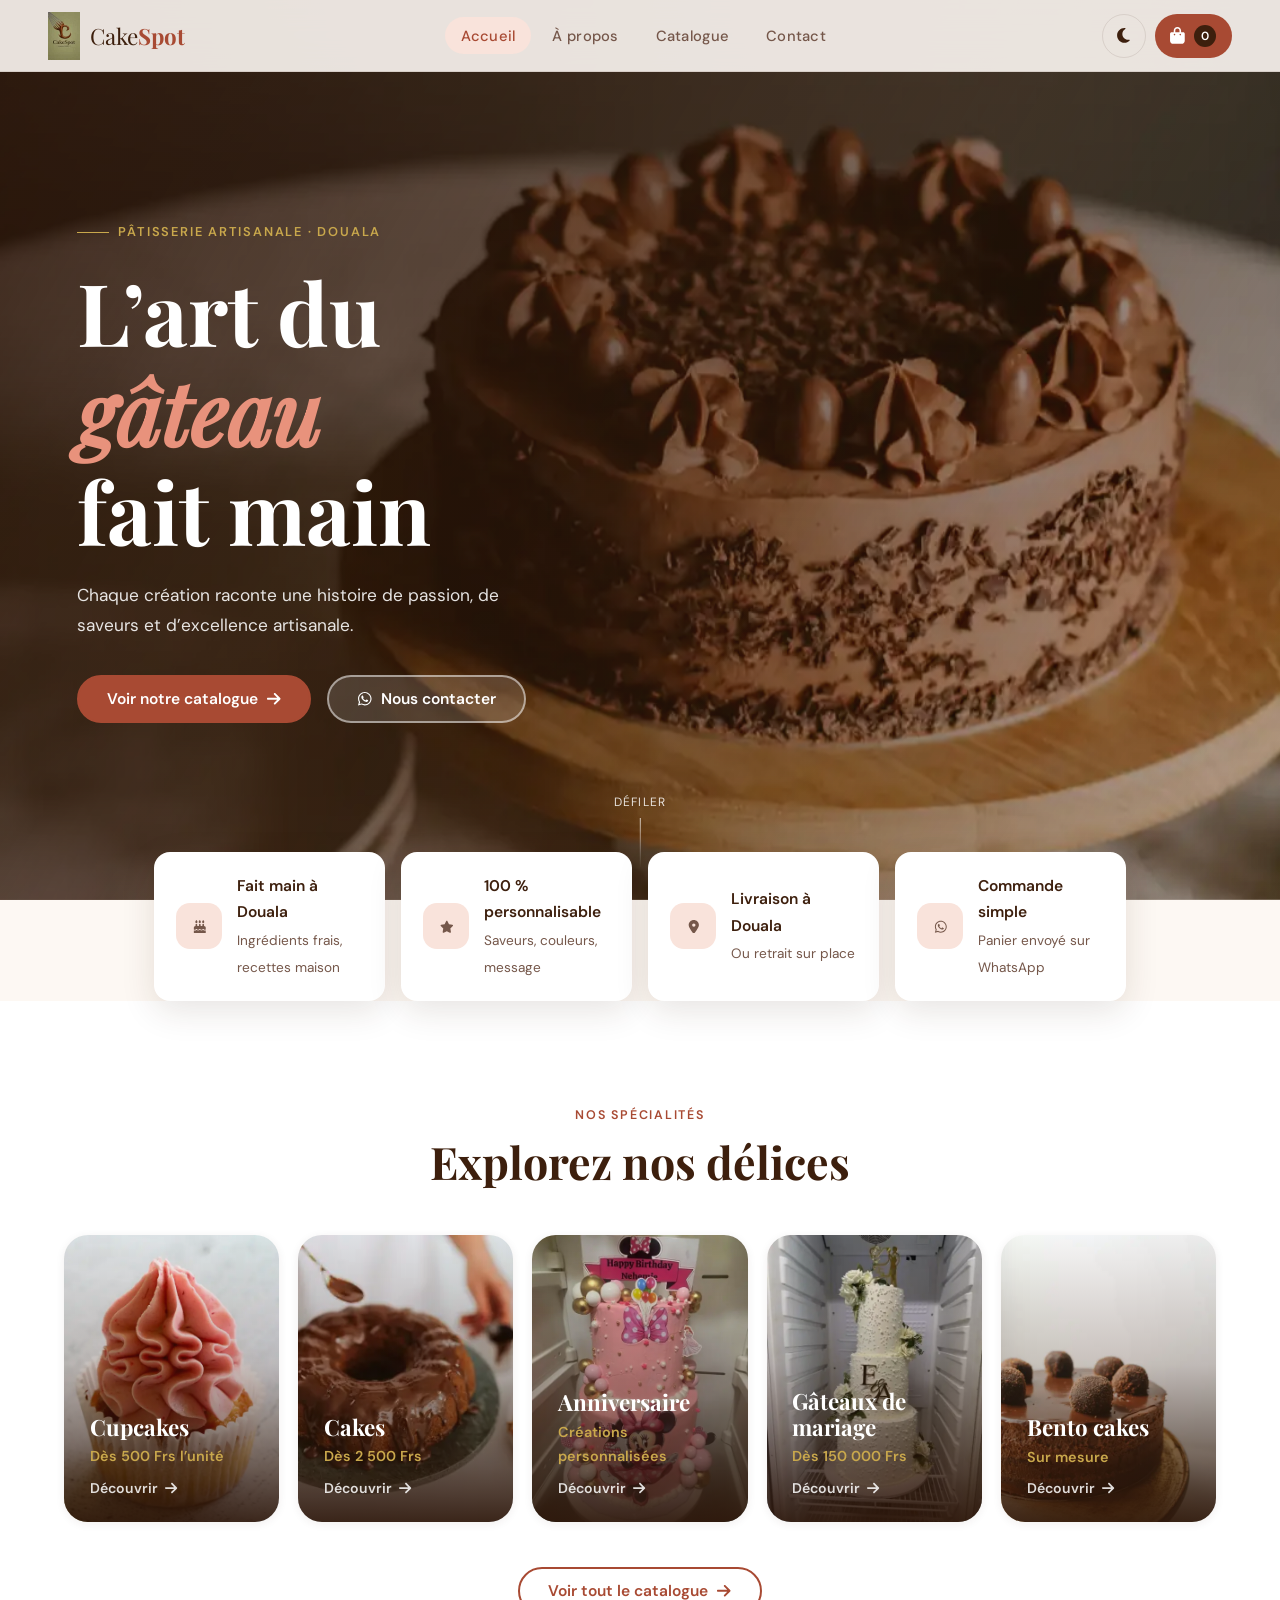
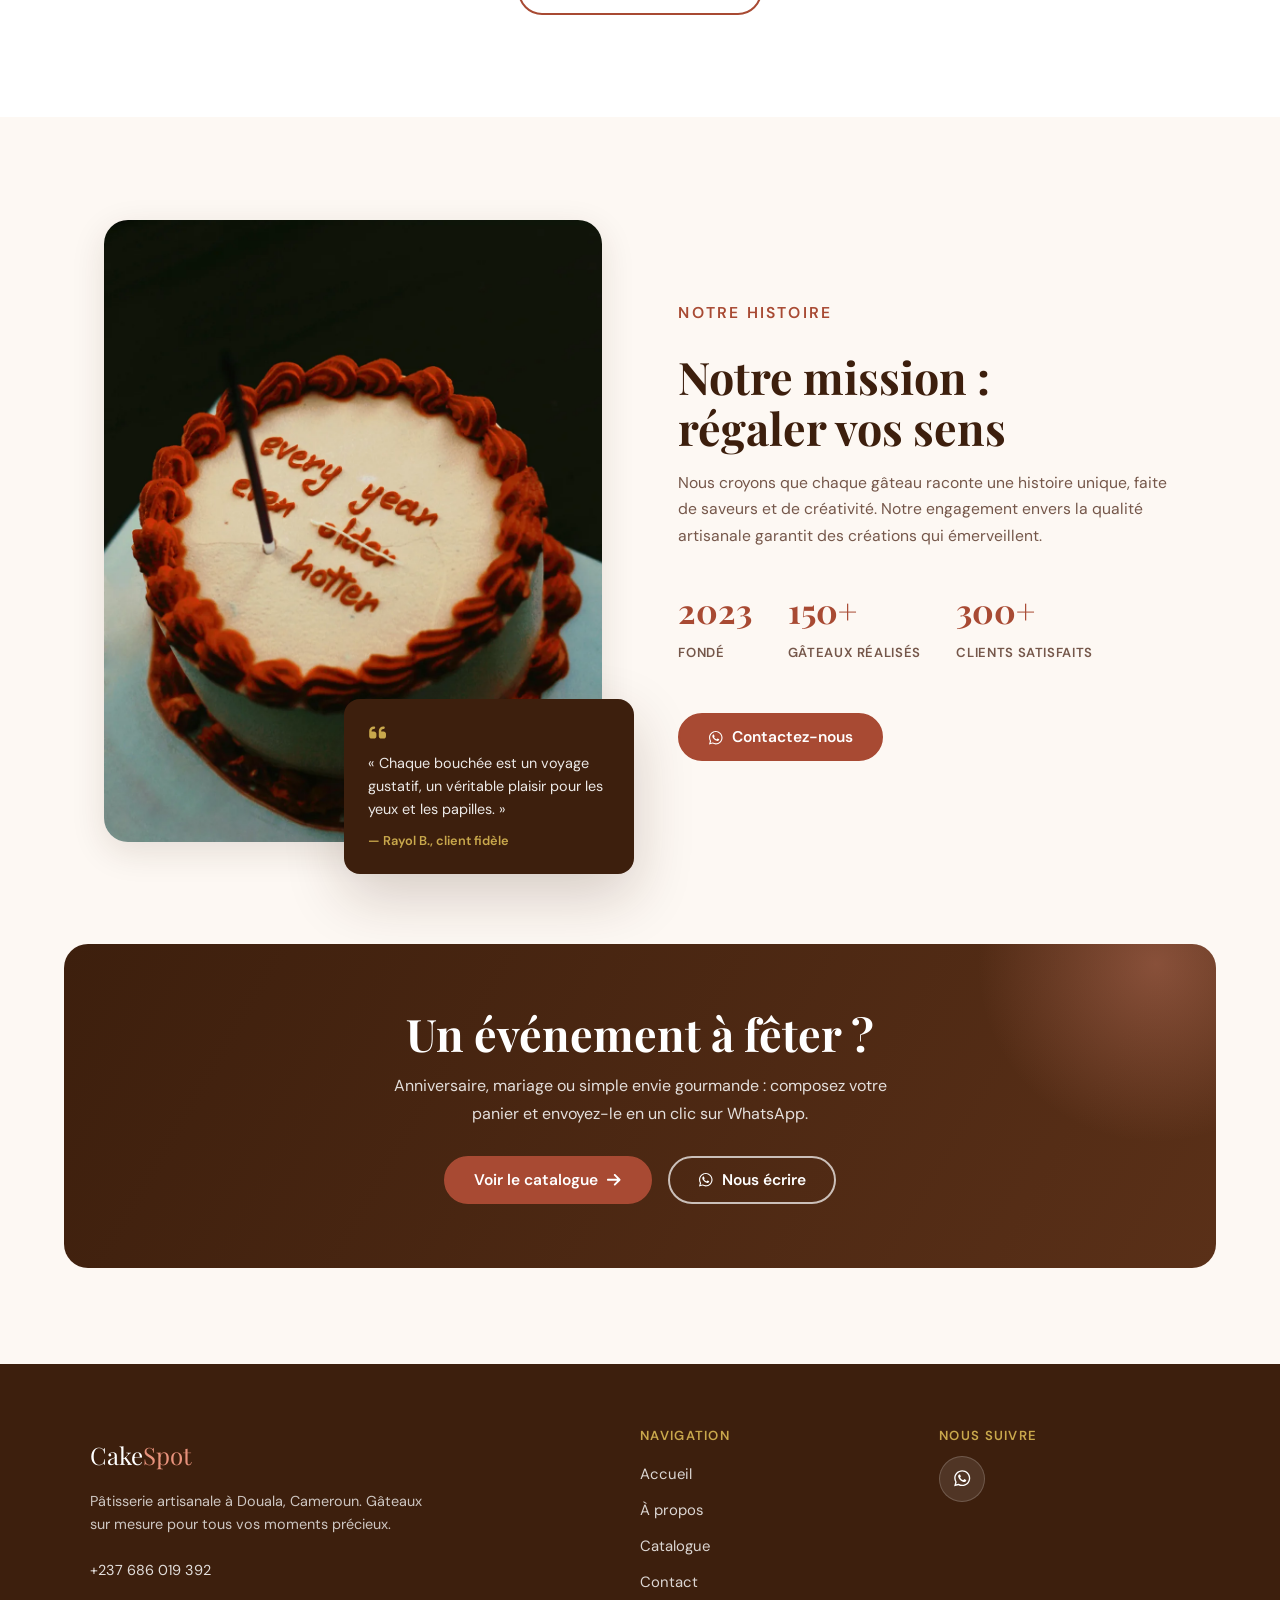
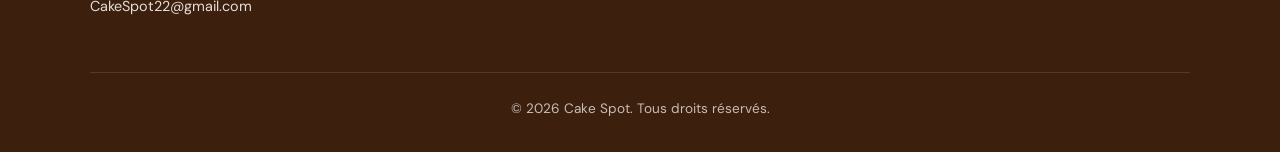
<file: index.html>
<!DOCTYPE html>
<html lang="fr">
<head>
  <meta charset="utf-8">
  <meta name="viewport" content="width=device-width, initial-scale=1">
  <title>Cake Spot | Gâteaux sur mesure à Douala</title>
  <meta name="description" content="Cake Spot crée des gâteaux, cupcakes et bento cakes artisanaux sur mesure à Douala pour anniversaires, mariages et cadeaux gourmands.">
  <link rel="canonical" href="https://cakespot-blue.vercel.app/">
  <meta name="robots" content="index, follow, max-image-preview:large">
  <meta name="color-scheme" content="light dark">
  <meta name="theme-color" content="#3d1f0d" media="(prefers-color-scheme: light)">
  <meta name="theme-color" content="#16100c" media="(prefers-color-scheme: dark)">
  <script src="./JS/theme.js"></script>
  <meta name="referrer" content="strict-origin-when-cross-origin">
  <link rel="icon" type="image/png" sizes="48x48" href="./images/favicon-48.png">
  <link rel="apple-touch-icon" href="./images/apple-touch-icon.png">
  <link rel="manifest" href="./site.webmanifest">
  <link rel="preload" href="./fonts/dm-sans.woff2" as="font" type="font/woff2" crossorigin>
  <link rel="preload" href="./fonts/playfair-display.woff2" as="font" type="font/woff2" crossorigin>
  <link rel="preload" as="image" href="./images/hero/bento-cake-fleuri-640.webp" imagesrcset="./images/hero/bento-cake-fleuri-640.webp 640w, ./images/hero/bento-cake-fleuri-828.webp 828w, ./images/hero/bento-cake-fleuri-1280.webp 1067w" imagesizes="100vw" fetchpriority="high">
  <link rel="stylesheet" href="./styles/main.css">
  <meta property="og:type" content="website">
  <meta property="og:site_name" content="Cake Spot">
  <meta property="og:locale" content="fr_FR">
  <meta property="og:url" content="https://cakespot-blue.vercel.app/">
  <meta property="og:title" content="Cake Spot | Pâtisserie artisanale à Douala">
  <meta property="og:description" content="Cake Spot crée des gâteaux, cupcakes et bento cakes artisanaux sur mesure à Douala pour anniversaires, mariages et cadeaux gourmands.">
  <meta property="og:image" content="https://cakespot-blue.vercel.app/images/og-cakespot.jpg">
  <meta property="og:image:width" content="1200">
  <meta property="og:image:height" content="630">
  <meta property="og:image:alt" content="Gâteau artisanal Cake Spot à Douala">
  <meta name="twitter:card" content="summary_large_image">
  <meta name="twitter:title" content="Cake Spot | Pâtisserie artisanale à Douala">
  <meta name="twitter:description" content="Cake Spot crée des gâteaux, cupcakes et bento cakes artisanaux sur mesure à Douala pour anniversaires, mariages et cadeaux gourmands.">
  <meta name="twitter:image" content="https://cakespot-blue.vercel.app/images/og-cakespot.jpg">
  <script type="application/ld+json">{"@context":"https://schema.org","@type":"Bakery","@id":"https://cakespot-blue.vercel.app/#bakery","name":"Cake Spot","url":"https://cakespot-blue.vercel.app/","logo":"https://cakespot-blue.vercel.app/images/logo-512.png","image":["https://cakespot-blue.vercel.app/images/og-cakespot.jpg","https://cakespot-blue.vercel.app/images/optimized/etage10.webp","https://cakespot-blue.vercel.app/images/optimized/cake5.webp"],"description":"Pâtisserie artisanale à Douala spécialisée dans les gâteaux sur mesure : anniversaires, mariages, cakes, cupcakes et bento cakes.","telephone":"+237686019392","email":"CakeSpot22@gmail.com","address":{"@type":"PostalAddress","addressLocality":"Douala","addressRegion":"Littoral","addressCountry":"CM"},"areaServed":{"@type":"City","name":"Douala"},"servesCuisine":"Pâtisserie","priceRange":"500 – 280 000 FCFA","currenciesAccepted":"XAF","sameAs":["https://chat.whatsapp.com/CBqBLxDlNcEDeykTWFo2zk"],"contactPoint":[{"@type":"ContactPoint","telephone":"+237686019392","contactType":"customer service","availableLanguage":["French","English"]}]}</script>
  <script type="application/ld+json">{"@context":"https://schema.org","@type":"WebSite","name":"Cake Spot","url":"https://cakespot-blue.vercel.app/","inLanguage":"fr"}</script>
  <script src="./JS/icons.js" defer></script>
  <script src="./JS/main.js" defer></script>
</head>
<body>
  <a class="skip-link" href="#main">Aller au contenu</a>

  <header class="header" id="header">
    <a href="./index.html" class="logo" aria-label="Cake Spot — accueil">
      <img src="./images/logo.webp" alt="" class="logo-image" width="64" height="96"><span class="logo-wordmark">Cake<strong>Spot</strong></span>
    </a>
    <nav class="nav-desktop" aria-label="Navigation principale">
      <a href="./index.html" class="nav-link active" aria-current="page">Accueil</a>
      <a href="./Pages/Apropos.html" class="nav-link">À propos</a>
      <a href="./Pages/Catalogue.html" class="nav-link">Catalogue</a>
      <a href="./Pages/contact.html" class="nav-link">Contact</a>
    </nav>
    <div class="header-actions">
      <button type="button" class="theme-toggle" data-action="toggle-theme" aria-pressed="false" aria-label="Activer le thème sombre"><svg class="icon icon-moon" viewBox="0 0 384 512" aria-hidden="true" focusable="false"><path d="M223.5 32C100 32 0 132.3 0 256S100 480 223.5 480c60.6 0 115.5-24.2 155.8-63.4c5-4.9 6.3-12.5 3.1-18.7s-10.1-9.7-17-8.5c-9.8 1.7-19.8 2.6-30.1 2.6c-96.9 0-175.5-78.8-175.5-176c0-65.8 36-123.1 89.3-153.3c6.1-3.5 9.2-10.5 7.7-17.3s-7.3-11.9-14.3-12.5c-6.3-.5-12.6-.8-19-.8z"/></svg><svg class="icon icon-sun" viewBox="0 0 512 512" aria-hidden="true" focusable="false"><path d="M361.5 1.2c5 2.1 8.6 6.6 9.6 11.9L391 121l107.9 19.8c5.3 1 9.8 4.6 11.9 9.6s1.5 10.7-1.6 15.2L446.9 256l62.3 90.3c3.1 4.5 3.7 10.2 1.6 15.2s-6.6 8.6-11.9 9.6L391 391 371.1 498.9c-1 5.3-4.6 9.8-9.6 11.9s-10.7 1.5-15.2-1.6L256 446.9l-90.3 62.3c-4.5 3.1-10.2 3.7-15.2 1.6s-8.6-6.6-9.6-11.9L121 391 13.1 371.1c-5.3-1-9.8-4.6-11.9-9.6s-1.5-10.7 1.6-15.2L65.1 256 2.8 165.7c-3.1-4.5-3.7-10.2-1.6-15.2s6.6-8.6 11.9-9.6L121 121 140.9 13.1c1-5.3 4.6-9.8 9.6-11.9s10.7-1.5 15.2 1.6L256 65.1 346.3 2.8c4.5-3.1 10.2-3.7 15.2-1.6zM160 256a96 96 0 1 1 192 0 96 96 0 1 1 -192 0zm224 0a128 128 0 1 0 -256 0 128 128 0 1 0 256 0z"/></svg></button>
      <button type="button" class="cart-btn" data-action="open-cart" aria-haspopup="dialog" aria-controls="cartPanel" aria-label="Ouvrir le panier">
        <svg class="icon icon-bag-shopping" viewBox="0 0 448 512" aria-hidden="true" focusable="false"><path d="M160 112c0-35.3 28.7-64 64-64s64 28.7 64 64v48H160V112zm-48 48H48c-26.5 0-48 21.5-48 48V416c0 53 43 96 96 96H352c53 0 96-43 96-96V208c0-26.5-21.5-48-48-48H336V112C336 50.1 285.9 0 224 0S112 50.1 112 112v48zm24 48a24 24 0 1 1 0 48 24 24 0 1 1 0-48zm152 24a24 24 0 1 1 48 0 24 24 0 1 1 -48 0z"/></svg>
        <span class="cart-count" data-cart-count aria-hidden="true">0</span>
      </button>
      <button type="button" class="menu-toggle" id="menuToggle" aria-label="Ouvrir le menu" aria-controls="mobileNav" aria-expanded="false">
        <span></span><span></span><span></span>
      </button>
    </div>
  </header>

  <nav class="mobile-nav" id="mobileNav" aria-label="Navigation mobile">
    <a href="./index.html" aria-current="page">Accueil</a>
    <a href="./Pages/Apropos.html">À propos</a>
    <a href="./Pages/Catalogue.html">Catalogue</a>
    <a href="./Pages/contact.html">Contact</a>
    <a href="https://wa.me/237686019392" class="wa-link"><svg class="icon icon-whatsapp" viewBox="0 0 448 512" aria-hidden="true" focusable="false"><path d="M380.9 97.1C339 55.1 283.2 32 223.9 32c-122.4 0-222 99.6-222 222 0 39.1 10.2 77.3 29.6 111L0 480l117.7-30.9c32.4 17.7 68.9 27 106.1 27h.1c122.3 0 224.1-99.6 224.1-222 0-59.3-25.2-115-67.1-157zm-157 341.6c-33.2 0-65.7-8.9-94-25.7l-6.7-4-69.8 18.3L72 359.2l-4.4-7c-18.5-29.4-28.2-63.3-28.2-98.2 0-101.7 82.8-184.5 184.6-184.5 49.3 0 95.6 19.2 130.4 54.1 34.8 34.9 56.2 81.2 56.1 130.5 0 101.8-84.9 184.6-186.6 184.6zm101.2-138.2c-5.5-2.8-32.8-16.2-37.9-18-5.1-1.9-8.8-2.8-12.5 2.8-3.7 5.6-14.3 18-17.6 21.8-3.2 3.7-6.5 4.2-12 1.4-32.6-16.3-54-29.1-75.5-66-5.7-9.8 5.7-9.1 16.3-30.3 1.8-3.7.9-6.9-.5-9.7-1.4-2.8-12.5-30.1-17.1-41.2-4.5-10.8-9.1-9.3-12.5-9.5-3.2-.2-6.9-.2-10.6-.2-3.7 0-9.7 1.4-14.8 6.9-5.1 5.6-19.4 19-19.4 46.3 0 27.3 19.9 53.7 22.6 57.4 2.8 3.7 39.1 59.7 94.8 83.8 35.2 15.2 49 16.5 66.6 13.9 10.7-1.6 32.8-13.4 37.4-26.4 4.6-13 4.6-24.1 3.2-26.4-1.3-2.5-5-3.9-10.5-6.6z"/></svg> WhatsApp</a>
  </nav>

  <main id="main">
    <section class="hero" aria-labelledby="heroTitle">
      <div class="hero-bg">
        <img src="./images/hero/bento-cake-fleuri-640.webp" srcset="./images/hero/bento-cake-fleuri-640.webp 640w, ./images/hero/bento-cake-fleuri-828.webp 828w, ./images/hero/bento-cake-fleuri-1280.webp 1067w" sizes="100vw" width="1067" height="1600" alt="Bento cake fleuri décoré à la main par Cake Spot" fetchpriority="high">
        <div class="hero-overlay"></div>
      </div>
      <div class="hero-content">
        <p class="hero-tag">Pâtisserie artisanale · Douala</p>
        <h1 class="hero-title" id="heroTitle">L’art du<br><em>gâteau</em><br>fait main</h1>
        <p class="hero-desc">Chaque création raconte une histoire de passion, de saveurs et d’excellence artisanale.</p>
        <div class="hero-actions">
          <a href="./Pages/Catalogue.html" class="btn-primary">Voir notre catalogue <svg class="icon icon-arrow-right" viewBox="0 0 448 512" aria-hidden="true" focusable="false"><path d="M438.6 278.6c12.5-12.5 12.5-32.8 0-45.3l-160-160c-12.5-12.5-32.8-12.5-45.3 0s-12.5 32.8 0 45.3L338.8 224 32 224c-17.7 0-32 14.3-32 32s14.3 32 32 32l306.7 0L233.4 393.4c-12.5 12.5-12.5 32.8 0 45.3s32.8 12.5 45.3 0l160-160z"/></svg></a>
          <a href="https://wa.me/237686019392?text=Bonjour%2C%20je%20souhaite%20commander%20un%20g%C3%A2teau." class="btn-ghost"><svg class="icon icon-whatsapp" viewBox="0 0 448 512" aria-hidden="true" focusable="false"><path d="M380.9 97.1C339 55.1 283.2 32 223.9 32c-122.4 0-222 99.6-222 222 0 39.1 10.2 77.3 29.6 111L0 480l117.7-30.9c32.4 17.7 68.9 27 106.1 27h.1c122.3 0 224.1-99.6 224.1-222 0-59.3-25.2-115-67.1-157zm-157 341.6c-33.2 0-65.7-8.9-94-25.7l-6.7-4-69.8 18.3L72 359.2l-4.4-7c-18.5-29.4-28.2-63.3-28.2-98.2 0-101.7 82.8-184.5 184.6-184.5 49.3 0 95.6 19.2 130.4 54.1 34.8 34.9 56.2 81.2 56.1 130.5 0 101.8-84.9 184.6-186.6 184.6zm101.2-138.2c-5.5-2.8-32.8-16.2-37.9-18-5.1-1.9-8.8-2.8-12.5 2.8-3.7 5.6-14.3 18-17.6 21.8-3.2 3.7-6.5 4.2-12 1.4-32.6-16.3-54-29.1-75.5-66-5.7-9.8 5.7-9.1 16.3-30.3 1.8-3.7.9-6.9-.5-9.7-1.4-2.8-12.5-30.1-17.1-41.2-4.5-10.8-9.1-9.3-12.5-9.5-3.2-.2-6.9-.2-10.6-.2-3.7 0-9.7 1.4-14.8 6.9-5.1 5.6-19.4 19-19.4 46.3 0 27.3 19.9 53.7 22.6 57.4 2.8 3.7 39.1 59.7 94.8 83.8 35.2 15.2 49 16.5 66.6 13.9 10.7-1.6 32.8-13.4 37.4-26.4 4.6-13 4.6-24.1 3.2-26.4-1.3-2.5-5-3.9-10.5-6.6z"/></svg> Nous contacter</a>
        </div>
      </div>
      <div class="hero-scroll" aria-hidden="true"><span>Défiler</span><div class="scroll-line"></div></div>
    </section>

    <ul class="perks" aria-label="Nos engagements">
      <li class="perk" data-reveal><span class="perk-icon"><svg class="icon icon-cake-candles" viewBox="0 0 448 512" aria-hidden="true" focusable="false"><path d="M86.4 5.5L61.8 47.6C58 54.1 56 61.6 56 69.2V72c0 22.1 17.9 40 40 40s40-17.9 40-40V69.2c0-7.6-2-15-5.8-21.6L105.6 5.5C103.6 2.1 100 0 96 0s-7.6 2.1-9.6 5.5zm128 0L189.8 47.6c-3.8 6.5-5.8 14-5.8 21.6V72c0 22.1 17.9 40 40 40s40-17.9 40-40V69.2c0-7.6-2-15-5.8-21.6L233.6 5.5C231.6 2.1 228 0 224 0s-7.6 2.1-9.6 5.5zM317.8 47.6c-3.8 6.5-5.8 14-5.8 21.6V72c0 22.1 17.9 40 40 40s40-17.9 40-40V69.2c0-7.6-2-15-5.8-21.6L361.6 5.5C359.6 2.1 356 0 352 0s-7.6 2.1-9.6 5.5L317.8 47.6zM128 176c0-17.7-14.3-32-32-32s-32 14.3-32 32v48c-35.3 0-64 28.7-64 64v71c8.3 5.2 18.1 9 28.8 9c13.5 0 27.2-6.1 38.4-13.4c5.4-3.5 9.9-7.1 13-9.7c1.5-1.3 2.7-2.4 3.5-3.1c.4-.4 .7-.6 .8-.8l.1-.1 0 0 0 0s0 0 0 0s0 0 0 0c3.1-3.2 7.4-4.9 11.9-4.8s8.6 2.1 11.6 5.4l0 0 0 0 .1 .1c.1 .1 .4 .4 .7 .7c.7 .7 1.7 1.7 3.1 3c2.8 2.6 6.8 6.1 11.8 9.5c10.2 7.1 23 13.1 36.3 13.1s26.1-6 36.3-13.1c5-3.5 9-6.9 11.8-9.5c1.4-1.3 2.4-2.3 3.1-3c.3-.3 .6-.6 .7-.7l.1-.1c3-3.5 7.4-5.4 12-5.4s9 2 12 5.4l.1 .1c.1 .1 .4 .4 .7 .7c.7 .7 1.7 1.7 3.1 3c2.8 2.6 6.8 6.1 11.8 9.5c10.2 7.1 23 13.1 36.3 13.1s26.1-6 36.3-13.1c5-3.5 9-6.9 11.8-9.5c1.4-1.3 2.4-2.3 3.1-3c.3-.3 .6-.6 .7-.7l.1-.1c2.9-3.4 7.1-5.3 11.6-5.4s8.7 1.6 11.9 4.8l0 0 0 0 0 0 .1 .1c.2 .2 .4 .4 .8 .8c.8 .7 1.9 1.8 3.5 3.1c3.1 2.6 7.5 6.2 13 9.7c11.2 7.3 24.9 13.4 38.4 13.4c10.7 0 20.5-3.9 28.8-9V288c0-35.3-28.7-64-64-64V176c0-17.7-14.3-32-32-32s-32 14.3-32 32v48H256V176c0-17.7-14.3-32-32-32s-32 14.3-32 32v48H128V176zM448 394.6c-8.5 3.3-18.2 5.4-28.8 5.4c-22.5 0-42.4-9.9-55.8-18.6c-4.1-2.7-7.8-5.4-10.9-7.8c-2.8 2.4-6.1 5-9.8 7.5C329.8 390 310.6 400 288 400s-41.8-10-54.6-18.9c-3.5-2.4-6.7-4.9-9.4-7.2c-2.7 2.3-5.9 4.7-9.4 7.2C201.8 390 182.6 400 160 400s-41.8-10-54.6-18.9c-3.7-2.6-7-5.2-9.8-7.5c-3.1 2.4-6.8 5.1-10.9 7.8C71.2 390.1 51.3 400 28.8 400c-10.6 0-20.3-2.2-28.8-5.4V480c0 17.7 14.3 32 32 32H416c17.7 0 32-14.3 32-32V394.6z"/></svg></span><p><strong>Fait main à Douala</strong><span>Ingrédients frais, recettes maison</span></p></li>
      <li class="perk" data-reveal data-reveal-delay="1"><span class="perk-icon"><svg class="icon icon-star" viewBox="0 0 576 512" aria-hidden="true" focusable="false"><path d="M316.9 18C311.6 7 300.4 0 288.1 0s-23.4 7-28.8 18L195 150.3 51.4 171.5c-12 1.8-22 10.2-25.7 21.7s-.7 24.2 7.9 32.7L137.8 329 113.2 474.7c-2 12 3 24.2 12.9 31.3s23 8 33.8 2.3l128.3-68.5 128.3 68.5c10.8 5.7 23.9 4.9 33.8-2.3s14.9-19.3 12.9-31.3L438.5 329 542.7 225.9c8.6-8.5 11.7-21.2 7.9-32.7s-13.7-19.9-25.7-21.7L381.2 150.3 316.9 18z"/></svg></span><p><strong>100 % personnalisable</strong><span>Saveurs, couleurs, message</span></p></li>
      <li class="perk" data-reveal data-reveal-delay="2"><span class="perk-icon"><svg class="icon icon-location-dot" viewBox="0 0 384 512" aria-hidden="true" focusable="false"><path d="M215.7 499.2C267 435 384 279.4 384 192C384 86 298 0 192 0S0 86 0 192c0 87.4 117 243 168.3 307.2c12.3 15.3 35.1 15.3 47.4 0zM192 128a64 64 0 1 1 0 128 64 64 0 1 1 0-128z"/></svg></span><p><strong>Livraison à Douala</strong><span>Ou retrait sur place</span></p></li>
      <li class="perk" data-reveal data-reveal-delay="3"><span class="perk-icon"><svg class="icon icon-whatsapp" viewBox="0 0 448 512" aria-hidden="true" focusable="false"><path d="M380.9 97.1C339 55.1 283.2 32 223.9 32c-122.4 0-222 99.6-222 222 0 39.1 10.2 77.3 29.6 111L0 480l117.7-30.9c32.4 17.7 68.9 27 106.1 27h.1c122.3 0 224.1-99.6 224.1-222 0-59.3-25.2-115-67.1-157zm-157 341.6c-33.2 0-65.7-8.9-94-25.7l-6.7-4-69.8 18.3L72 359.2l-4.4-7c-18.5-29.4-28.2-63.3-28.2-98.2 0-101.7 82.8-184.5 184.6-184.5 49.3 0 95.6 19.2 130.4 54.1 34.8 34.9 56.2 81.2 56.1 130.5 0 101.8-84.9 184.6-186.6 184.6zm101.2-138.2c-5.5-2.8-32.8-16.2-37.9-18-5.1-1.9-8.8-2.8-12.5 2.8-3.7 5.6-14.3 18-17.6 21.8-3.2 3.7-6.5 4.2-12 1.4-32.6-16.3-54-29.1-75.5-66-5.7-9.8 5.7-9.1 16.3-30.3 1.8-3.7.9-6.9-.5-9.7-1.4-2.8-12.5-30.1-17.1-41.2-4.5-10.8-9.1-9.3-12.5-9.5-3.2-.2-6.9-.2-10.6-.2-3.7 0-9.7 1.4-14.8 6.9-5.1 5.6-19.4 19-19.4 46.3 0 27.3 19.9 53.7 22.6 57.4 2.8 3.7 39.1 59.7 94.8 83.8 35.2 15.2 49 16.5 66.6 13.9 10.7-1.6 32.8-13.4 37.4-26.4 4.6-13 4.6-24.1 3.2-26.4-1.3-2.5-5-3.9-10.5-6.6z"/></svg></span><p><strong>Commande simple</strong><span>Panier envoyé sur WhatsApp</span></p></li>
    </ul>

    <section class="categories-section" aria-labelledby="catTitle">
      <div class="section-header" data-reveal>
        <p class="section-tag">Nos spécialités</p>
        <h2 id="catTitle">Explorez nos délices</h2>
      </div>
      <div class="categories-grid">
        <a class="cat-card" href="./Pages/Catalogue.html?cat=Cupcakes" data-reveal data-reveal-delay="0">
          <img src="./images/thumbs/cupcake3.webp" alt="Cupcakes décorés Cake Spot" width="480" height="640" loading="lazy" decoding="async">
          <div class="cat-overlay">
            <h3>Cupcakes</h3>
            <p>Dès 500 Frs l’unité</p>
            <span>Découvrir <svg class="icon icon-arrow-right" viewBox="0 0 448 512" aria-hidden="true" focusable="false"><path d="M438.6 278.6c12.5-12.5 12.5-32.8 0-45.3l-160-160c-12.5-12.5-32.8-12.5-45.3 0s-12.5 32.8 0 45.3L338.8 224 32 224c-17.7 0-32 14.3-32 32s14.3 32 32 32l306.7 0L233.4 393.4c-12.5 12.5-12.5 32.8 0 45.3s32.8 12.5 45.3 0l160-160z"/></svg></span>
          </div>
        </a>
        <a class="cat-card" href="./Pages/Catalogue.html?cat=Cakes" data-reveal data-reveal-delay="1">
          <img src="./images/thumbs/cake5.webp" alt="Cake au chocolat fait maison" width="480" height="640" loading="lazy" decoding="async">
          <div class="cat-overlay">
            <h3>Cakes</h3>
            <p>Dès 2 500 Frs</p>
            <span>Découvrir <svg class="icon icon-arrow-right" viewBox="0 0 448 512" aria-hidden="true" focusable="false"><path d="M438.6 278.6c12.5-12.5 12.5-32.8 0-45.3l-160-160c-12.5-12.5-32.8-12.5-45.3 0s-12.5 32.8 0 45.3L338.8 224 32 224c-17.7 0-32 14.3-32 32s14.3 32 32 32l306.7 0L233.4 393.4c-12.5 12.5-12.5 32.8 0 45.3s32.8 12.5 45.3 0l160-160z"/></svg></span>
          </div>
        </a>
        <a class="cat-card" href="./Pages/Catalogue.html?cat=Anniversaire" data-reveal data-reveal-delay="2">
          <img src="./images/thumbs/gateau-anniversaire-personnalise-3.webp" alt="Gâteau d’anniversaire personnalisé" width="480" height="640" loading="lazy" decoding="async">
          <div class="cat-overlay">
            <h3>Anniversaire</h3>
            <p>Créations personnalisées</p>
            <span>Découvrir <svg class="icon icon-arrow-right" viewBox="0 0 448 512" aria-hidden="true" focusable="false"><path d="M438.6 278.6c12.5-12.5 12.5-32.8 0-45.3l-160-160c-12.5-12.5-32.8-12.5-45.3 0s-12.5 32.8 0 45.3L338.8 224 32 224c-17.7 0-32 14.3-32 32s14.3 32 32 32l306.7 0L233.4 393.4c-12.5 12.5-12.5 32.8 0 45.3s32.8 12.5 45.3 0l160-160z"/></svg></span>
          </div>
        </a>
        <a class="cat-card" href="./Pages/Catalogue.html?cat=Gateaux_de_marriage" data-reveal data-reveal-delay="3">
          <img src="./images/thumbs/etage10.webp" alt="Gâteau de mariage à étages" width="480" height="640" loading="lazy" decoding="async">
          <div class="cat-overlay">
            <h3>Gâteaux de mariage</h3>
            <p>Dès 150 000 Frs</p>
            <span>Découvrir <svg class="icon icon-arrow-right" viewBox="0 0 448 512" aria-hidden="true" focusable="false"><path d="M438.6 278.6c12.5-12.5 12.5-32.8 0-45.3l-160-160c-12.5-12.5-32.8-12.5-45.3 0s-12.5 32.8 0 45.3L338.8 224 32 224c-17.7 0-32 14.3-32 32s14.3 32 32 32l306.7 0L233.4 393.4c-12.5 12.5-12.5 32.8 0 45.3s32.8 12.5 45.3 0l160-160z"/></svg></span>
          </div>
        </a>
        <a class="cat-card" href="./Pages/Catalogue.html?cat=Bento" data-reveal data-reveal-delay="4">
          <img src="./images/thumbs/bento-cake-premium.webp" alt="Bento cake décoré à la main" width="480" height="640" loading="lazy" decoding="async">
          <div class="cat-overlay">
            <h3>Bento cakes</h3>
            <p>Sur mesure</p>
            <span>Découvrir <svg class="icon icon-arrow-right" viewBox="0 0 448 512" aria-hidden="true" focusable="false"><path d="M438.6 278.6c12.5-12.5 12.5-32.8 0-45.3l-160-160c-12.5-12.5-32.8-12.5-45.3 0s-12.5 32.8 0 45.3L338.8 224 32 224c-17.7 0-32 14.3-32 32s14.3 32 32 32l306.7 0L233.4 393.4c-12.5 12.5-12.5 32.8 0 45.3s32.8 12.5 45.3 0l160-160z"/></svg></span>
          </div>
        </a>
      </div>
      <div class="center-link" data-reveal>
        <a href="./Pages/Catalogue.html" class="btn-outline">Voir tout le catalogue <svg class="icon icon-arrow-right" viewBox="0 0 448 512" aria-hidden="true" focusable="false"><path d="M438.6 278.6c12.5-12.5 12.5-32.8 0-45.3l-160-160c-12.5-12.5-32.8-12.5-45.3 0s-12.5 32.8 0 45.3L338.8 224 32 224c-17.7 0-32 14.3-32 32s14.3 32 32 32l306.7 0L233.4 393.4c-12.5 12.5-12.5 32.8 0 45.3s32.8 12.5 45.3 0l160-160z"/></svg></a>
      </div>
    </section>

    <section class="mission-section" aria-labelledby="missionTitle">
      <div class="mission-img" data-reveal>
        <img src="./images/thumbs/image_commentaire.webp" srcset="./images/thumbs/image_commentaire.webp 480w, ./images/optimized/image_commentaire.webp 1000w" sizes="(max-width: 900px) 92vw, 560px" alt="Gâteau Cake Spot présenté à un client" width="480" height="600" loading="lazy" decoding="async">
        <blockquote class="mission-quote">
          <svg class="icon icon-quote-left" viewBox="0 0 448 512" aria-hidden="true" focusable="false"><path d="M0 216C0 149.7 53.7 96 120 96h8c17.7 0 32 14.3 32 32s-14.3 32-32 32h-8c-30.9 0-56 25.1-56 56v8h64c35.3 0 64 28.7 64 64v64c0 35.3-28.7 64-64 64H64c-35.3 0-64-28.7-64-64V320 288 216zm256 0c0-66.3 53.7-120 120-120h8c17.7 0 32 14.3 32 32s-14.3 32-32 32h-8c-30.9 0-56 25.1-56 56v8h64c35.3 0 64 28.7 64 64v64c0 35.3-28.7 64-64 64H320c-35.3 0-64-28.7-64-64V320 288 216z"/></svg>
          <p>« Chaque bouchée est un voyage gustatif, un véritable plaisir pour les yeux et les papilles. »</p>
          <cite>— Rayol B., client fidèle</cite>
        </blockquote>
      </div>
      <div class="mission-text" data-reveal data-reveal-delay="1">
        <p class="section-tag">Notre histoire</p>
        <h2 id="missionTitle">Notre mission :<br>régaler vos sens</h2>
        <p>Nous croyons que chaque gâteau raconte une histoire unique, faite de saveurs et de créativité. Notre engagement envers la qualité artisanale garantit des créations qui émerveillent.</p>
        <div class="stats-row">
          <p class="stat"><strong>2023</strong><span>Fondé</span></p>
          <p class="stat"><strong>150+</strong><span>Gâteaux réalisés</span></p>
          <p class="stat"><strong>300+</strong><span>Clients satisfaits</span></p>
        </div>
        <a href="https://wa.me/237686019392?text=Bonjour%20Cake%20Spot%2C%20je%20souhaite%20vous%20contacter." class="btn-primary"><svg class="icon icon-whatsapp" viewBox="0 0 448 512" aria-hidden="true" focusable="false"><path d="M380.9 97.1C339 55.1 283.2 32 223.9 32c-122.4 0-222 99.6-222 222 0 39.1 10.2 77.3 29.6 111L0 480l117.7-30.9c32.4 17.7 68.9 27 106.1 27h.1c122.3 0 224.1-99.6 224.1-222 0-59.3-25.2-115-67.1-157zm-157 341.6c-33.2 0-65.7-8.9-94-25.7l-6.7-4-69.8 18.3L72 359.2l-4.4-7c-18.5-29.4-28.2-63.3-28.2-98.2 0-101.7 82.8-184.5 184.6-184.5 49.3 0 95.6 19.2 130.4 54.1 34.8 34.9 56.2 81.2 56.1 130.5 0 101.8-84.9 184.6-186.6 184.6zm101.2-138.2c-5.5-2.8-32.8-16.2-37.9-18-5.1-1.9-8.8-2.8-12.5 2.8-3.7 5.6-14.3 18-17.6 21.8-3.2 3.7-6.5 4.2-12 1.4-32.6-16.3-54-29.1-75.5-66-5.7-9.8 5.7-9.1 16.3-30.3 1.8-3.7.9-6.9-.5-9.7-1.4-2.8-12.5-30.1-17.1-41.2-4.5-10.8-9.1-9.3-12.5-9.5-3.2-.2-6.9-.2-10.6-.2-3.7 0-9.7 1.4-14.8 6.9-5.1 5.6-19.4 19-19.4 46.3 0 27.3 19.9 53.7 22.6 57.4 2.8 3.7 39.1 59.7 94.8 83.8 35.2 15.2 49 16.5 66.6 13.9 10.7-1.6 32.8-13.4 37.4-26.4 4.6-13 4.6-24.1 3.2-26.4-1.3-2.5-5-3.9-10.5-6.6z"/></svg> Contactez-nous</a>
      </div>
    </section>

    <section class="cta-band" data-reveal aria-labelledby="ctaTitle">
      <h2 id="ctaTitle">Un événement à fêter ?</h2>
      <p>Anniversaire, mariage ou simple envie gourmande : composez votre panier et envoyez-le en un clic sur WhatsApp.</p>
      <div class="cta-actions">
        <a href="./Pages/Catalogue.html" class="btn-primary">Voir le catalogue <svg class="icon icon-arrow-right" viewBox="0 0 448 512" aria-hidden="true" focusable="false"><path d="M438.6 278.6c12.5-12.5 12.5-32.8 0-45.3l-160-160c-12.5-12.5-32.8-12.5-45.3 0s-12.5 32.8 0 45.3L338.8 224 32 224c-17.7 0-32 14.3-32 32s14.3 32 32 32l306.7 0L233.4 393.4c-12.5 12.5-12.5 32.8 0 45.3s32.8 12.5 45.3 0l160-160z"/></svg></a>
        <a href="https://wa.me/237686019392?text=Bonjour%20Cake%20Spot%2C%20je%20souhaite%20commander%20un%20g%C3%A2teau." class="btn-outline"><svg class="icon icon-whatsapp" viewBox="0 0 448 512" aria-hidden="true" focusable="false"><path d="M380.9 97.1C339 55.1 283.2 32 223.9 32c-122.4 0-222 99.6-222 222 0 39.1 10.2 77.3 29.6 111L0 480l117.7-30.9c32.4 17.7 68.9 27 106.1 27h.1c122.3 0 224.1-99.6 224.1-222 0-59.3-25.2-115-67.1-157zm-157 341.6c-33.2 0-65.7-8.9-94-25.7l-6.7-4-69.8 18.3L72 359.2l-4.4-7c-18.5-29.4-28.2-63.3-28.2-98.2 0-101.7 82.8-184.5 184.6-184.5 49.3 0 95.6 19.2 130.4 54.1 34.8 34.9 56.2 81.2 56.1 130.5 0 101.8-84.9 184.6-186.6 184.6zm101.2-138.2c-5.5-2.8-32.8-16.2-37.9-18-5.1-1.9-8.8-2.8-12.5 2.8-3.7 5.6-14.3 18-17.6 21.8-3.2 3.7-6.5 4.2-12 1.4-32.6-16.3-54-29.1-75.5-66-5.7-9.8 5.7-9.1 16.3-30.3 1.8-3.7.9-6.9-.5-9.7-1.4-2.8-12.5-30.1-17.1-41.2-4.5-10.8-9.1-9.3-12.5-9.5-3.2-.2-6.9-.2-10.6-.2-3.7 0-9.7 1.4-14.8 6.9-5.1 5.6-19.4 19-19.4 46.3 0 27.3 19.9 53.7 22.6 57.4 2.8 3.7 39.1 59.7 94.8 83.8 35.2 15.2 49 16.5 66.6 13.9 10.7-1.6 32.8-13.4 37.4-26.4 4.6-13 4.6-24.1 3.2-26.4-1.3-2.5-5-3.9-10.5-6.6z"/></svg> Nous écrire</a>
      </div>
    </section>
  </main>

  <footer class="footer">
    <div class="footer-inner">
      <div class="footer-brand">
        <p class="footer-logo">Cake<span>Spot</span></p>
        <p>Pâtisserie artisanale à Douala, Cameroun. Gâteaux sur mesure pour tous vos moments précieux.</p>
        <p class="footer-contact">
          <a href="tel:+237686019392">+237 686 019 392</a><br>
          <a href="mailto:CakeSpot22@gmail.com">CakeSpot22@gmail.com</a>
        </p>
      </div>
      <nav class="footer-links" aria-label="Liens du pied de page">
        <h2 class="footer-title">Navigation</h2>
        <ul>
          <li><a href="./index.html">Accueil</a></li>
          <li><a href="./Pages/Apropos.html">À propos</a></li>
          <li><a href="./Pages/Catalogue.html">Catalogue</a></li>
          <li><a href="./Pages/contact.html">Contact</a></li>
        </ul>
      </nav>
      <div class="footer-social">
        <h2 class="footer-title">Nous suivre</h2>
        <div class="social-icons">
          <a href="https://chat.whatsapp.com/CBqBLxDlNcEDeykTWFo2zk" class="soc wa" target="_blank" rel="noopener noreferrer" aria-label="Rejoindre le groupe WhatsApp Cake Spot"><svg class="icon icon-whatsapp" viewBox="0 0 448 512" aria-hidden="true" focusable="false"><path d="M380.9 97.1C339 55.1 283.2 32 223.9 32c-122.4 0-222 99.6-222 222 0 39.1 10.2 77.3 29.6 111L0 480l117.7-30.9c32.4 17.7 68.9 27 106.1 27h.1c122.3 0 224.1-99.6 224.1-222 0-59.3-25.2-115-67.1-157zm-157 341.6c-33.2 0-65.7-8.9-94-25.7l-6.7-4-69.8 18.3L72 359.2l-4.4-7c-18.5-29.4-28.2-63.3-28.2-98.2 0-101.7 82.8-184.5 184.6-184.5 49.3 0 95.6 19.2 130.4 54.1 34.8 34.9 56.2 81.2 56.1 130.5 0 101.8-84.9 184.6-186.6 184.6zm101.2-138.2c-5.5-2.8-32.8-16.2-37.9-18-5.1-1.9-8.8-2.8-12.5 2.8-3.7 5.6-14.3 18-17.6 21.8-3.2 3.7-6.5 4.2-12 1.4-32.6-16.3-54-29.1-75.5-66-5.7-9.8 5.7-9.1 16.3-30.3 1.8-3.7.9-6.9-.5-9.7-1.4-2.8-12.5-30.1-17.1-41.2-4.5-10.8-9.1-9.3-12.5-9.5-3.2-.2-6.9-.2-10.6-.2-3.7 0-9.7 1.4-14.8 6.9-5.1 5.6-19.4 19-19.4 46.3 0 27.3 19.9 53.7 22.6 57.4 2.8 3.7 39.1 59.7 94.8 83.8 35.2 15.2 49 16.5 66.6 13.9 10.7-1.6 32.8-13.4 37.4-26.4 4.6-13 4.6-24.1 3.2-26.4-1.3-2.5-5-3.9-10.5-6.6z"/></svg></a>
        </div>
      </div>
    </div>
    <div class="footer-bottom">
      <p>© 2026 Cake Spot. Tous droits réservés.</p>
    </div>
  </footer>

  <dialog class="cart-panel" id="cartPanel" aria-labelledby="cartTitle">
    <div class="cart-header">
      <h2 id="cartTitle"><svg class="icon icon-bag-shopping" viewBox="0 0 448 512" aria-hidden="true" focusable="false"><path d="M160 112c0-35.3 28.7-64 64-64s64 28.7 64 64v48H160V112zm-48 48H48c-26.5 0-48 21.5-48 48V416c0 53 43 96 96 96H352c53 0 96-43 96-96V208c0-26.5-21.5-48-48-48H336V112C336 50.1 285.9 0 224 0S112 50.1 112 112v48zm24 48a24 24 0 1 1 0 48 24 24 0 1 1 0-48zm152 24a24 24 0 1 1 48 0 24 24 0 1 1 -48 0z"/></svg> Mon panier <small id="cartSubtitle"></small></h2>
      <button type="button" class="icon-btn" data-action="close-cart" aria-label="Fermer le panier"><svg class="icon icon-xmark" viewBox="0 0 384 512" aria-hidden="true" focusable="false"><path d="M342.6 150.6c12.5-12.5 12.5-32.8 0-45.3s-32.8-12.5-45.3 0L192 210.7 86.6 105.4c-12.5-12.5-32.8-12.5-45.3 0s-12.5 32.8 0 45.3L146.7 256 41.4 361.4c-12.5 12.5-12.5 32.8 0 45.3s32.8 12.5 45.3 0L192 301.3 297.4 406.6c12.5 12.5 32.8 12.5 45.3 0s12.5-32.8 0-45.3L237.3 256 342.6 150.6z"/></svg></button>
    </div>
    <div class="cart-body" id="cartBody"></div>
    <div class="cart-footer" id="cartFooter" hidden>
      <div class="cart-summary">
        <div><span>Articles</span><span id="cartSumCount">0</span></div>
        <div hidden><span>Prix sur devis</span><span id="cartSumQuote"></span></div>
        <div class="cart-total-row"><span>Total estimé</span><strong id="cartTotal">0 Frs</strong></div>
      </div>
      <details class="order-form" id="orderDetails" open>
        <summary>Vos informations de commande</summary>
        <form id="orderForm" class="order-fields" novalidate>
          <div class="field">
            <label for="orderName">Votre nom</label>
            <input type="text" id="orderName" name="orderName" maxlength="80" autocomplete="name" required>
          </div>
          <div class="field">
            <label for="orderDate">Date souhaitée</label>
            <input type="date" id="orderDate" name="orderDate">
          </div>
          <fieldset class="field">
            <legend>Mode de réception</legend>
            <div class="segmented">
              <label><input type="radio" name="orderMode" value="livraison" checked><span>Livraison</span></label>
              <label><input type="radio" name="orderMode" value="retrait"><span>Retrait</span></label>
            </div>
          </fieldset>
          <div class="field" id="orderAddressWrap">
            <label for="orderAddress">Quartier / adresse de livraison</label>
            <input type="text" id="orderAddress" name="orderAddress" maxlength="160" autocomplete="address-line1" placeholder="Ex : Bonamoussadi, près du carrefour…">
          </div>
        </form>
      </details>
      <p class="cart-note">Les prix exacts et les frais de livraison sont confirmés par Cake Spot.</p>
      <div class="cart-actions">
        <button type="button" class="btn-clear" data-action="clear-cart">Vider</button>
        <button type="button" class="btn-whatsapp" data-action="send-whatsapp"><svg class="icon icon-whatsapp" viewBox="0 0 448 512" aria-hidden="true" focusable="false"><path d="M380.9 97.1C339 55.1 283.2 32 223.9 32c-122.4 0-222 99.6-222 222 0 39.1 10.2 77.3 29.6 111L0 480l117.7-30.9c32.4 17.7 68.9 27 106.1 27h.1c122.3 0 224.1-99.6 224.1-222 0-59.3-25.2-115-67.1-157zm-157 341.6c-33.2 0-65.7-8.9-94-25.7l-6.7-4-69.8 18.3L72 359.2l-4.4-7c-18.5-29.4-28.2-63.3-28.2-98.2 0-101.7 82.8-184.5 184.6-184.5 49.3 0 95.6 19.2 130.4 54.1 34.8 34.9 56.2 81.2 56.1 130.5 0 101.8-84.9 184.6-186.6 184.6zm101.2-138.2c-5.5-2.8-32.8-16.2-37.9-18-5.1-1.9-8.8-2.8-12.5 2.8-3.7 5.6-14.3 18-17.6 21.8-3.2 3.7-6.5 4.2-12 1.4-32.6-16.3-54-29.1-75.5-66-5.7-9.8 5.7-9.1 16.3-30.3 1.8-3.7.9-6.9-.5-9.7-1.4-2.8-12.5-30.1-17.1-41.2-4.5-10.8-9.1-9.3-12.5-9.5-3.2-.2-6.9-.2-10.6-.2-3.7 0-9.7 1.4-14.8 6.9-5.1 5.6-19.4 19-19.4 46.3 0 27.3 19.9 53.7 22.6 57.4 2.8 3.7 39.1 59.7 94.8 83.8 35.2 15.2 49 16.5 66.6 13.9 10.7-1.6 32.8-13.4 37.4-26.4 4.6-13 4.6-24.1 3.2-26.4-1.3-2.5-5-3.9-10.5-6.6z"/></svg> Commander via WhatsApp</button>
      </div>
    </div>
  </dialog>

  <div class="toast" id="toast"><span class="toast-text"></span><button type="button" class="toast-action" hidden>OK</button></div>
  <p class="visually-hidden" id="srStatus" role="status" aria-live="polite"></p>
</body>
</html>
</file>
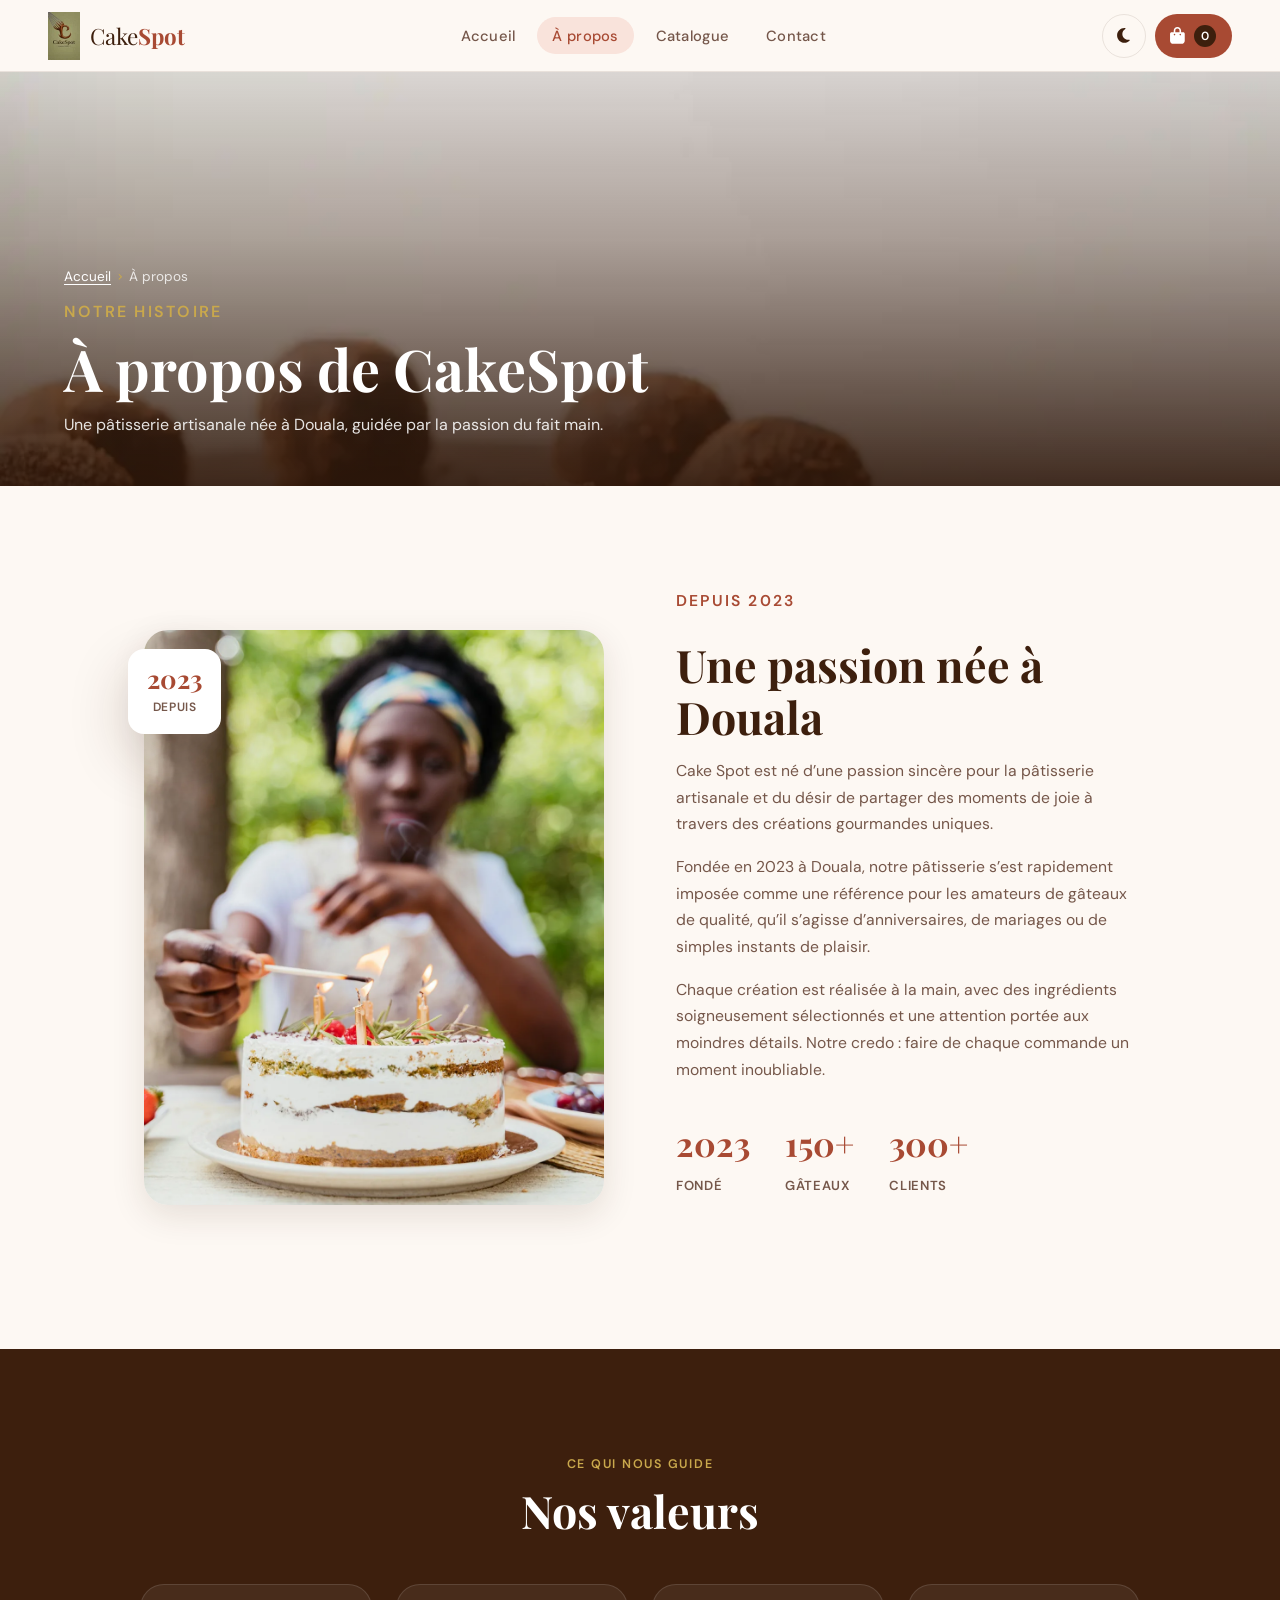
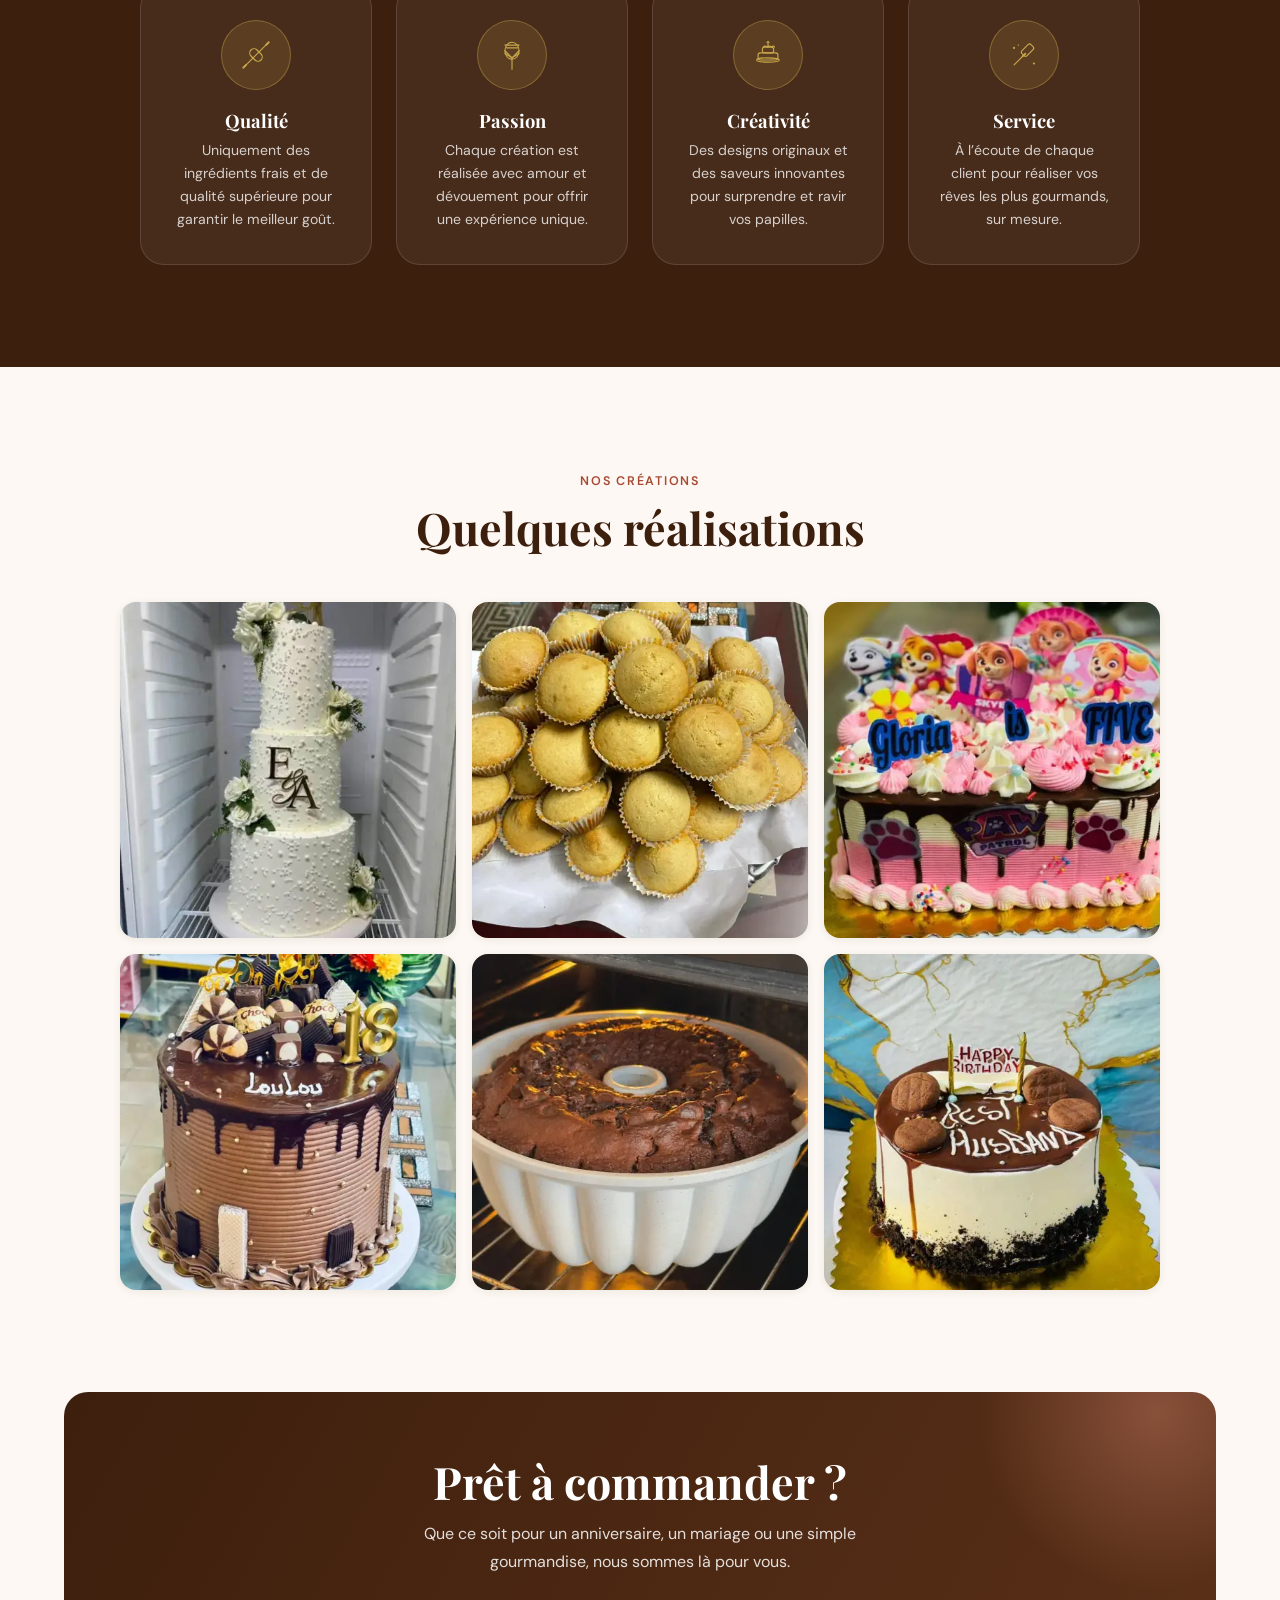
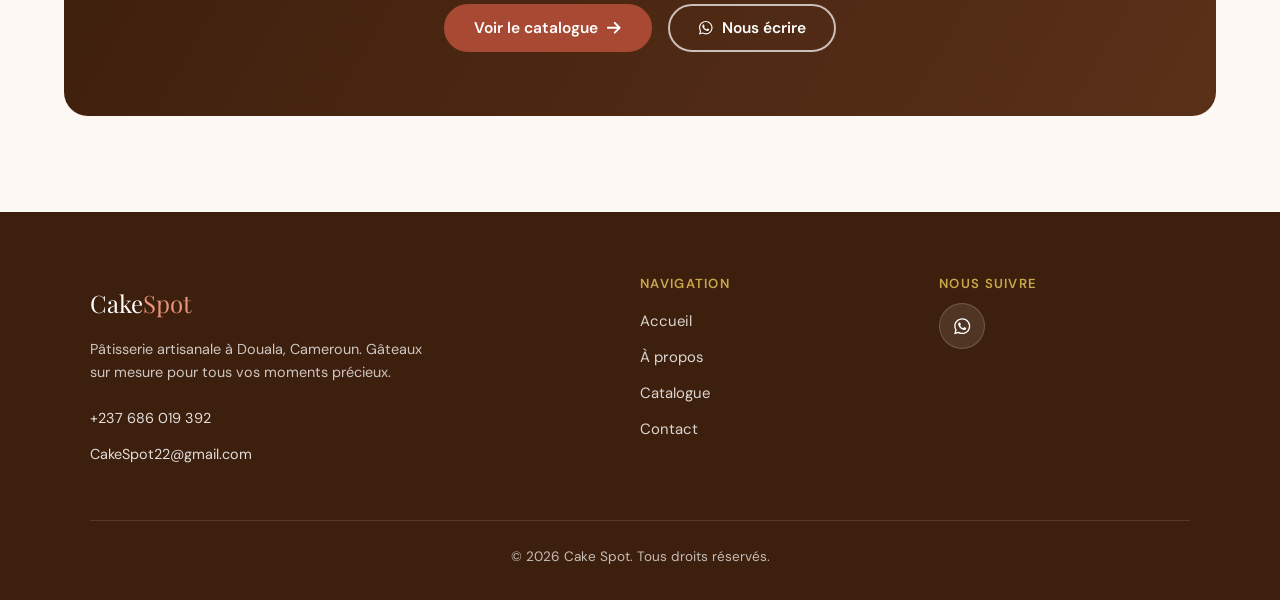
<file: Pages/Apropos.html>
<!DOCTYPE html>
<html lang="fr">
<head>
  <meta charset="utf-8">
  <meta name="viewport" content="width=device-width, initial-scale=1">
  <title>À propos de Cake Spot | Pâtisserie à Douala</title>
  <meta name="description" content="Découvrez Cake Spot, pâtisserie artisanale à Douala : notre histoire, notre savoir-faire et notre passion pour les créations faites main.">
  <link rel="canonical" href="https://cakespot-blue.vercel.app/Pages/Apropos.html">
  <meta name="robots" content="index, follow, max-image-preview:large">
  <meta name="color-scheme" content="light dark">
  <meta name="theme-color" content="#3d1f0d" media="(prefers-color-scheme: light)">
  <meta name="theme-color" content="#16100c" media="(prefers-color-scheme: dark)">
  <script src="../JS/theme.js"></script>
  <meta name="referrer" content="strict-origin-when-cross-origin">
  <link rel="icon" type="image/png" sizes="48x48" href="../images/favicon-48.png">
  <link rel="apple-touch-icon" href="../images/apple-touch-icon.png">
  <link rel="manifest" href="../site.webmanifest">
  <link rel="preload" href="../fonts/dm-sans.woff2" as="font" type="font/woff2" crossorigin>
  <link rel="preload" href="../fonts/playfair-display.woff2" as="font" type="font/woff2" crossorigin>
  <link rel="preload" as="image" href="../images/hero/bento-cake-premium-640.webp" imagesrcset="../images/hero/bento-cake-premium-640.webp 640w, ../images/hero/bento-cake-premium-828.webp 828w, ../images/hero/bento-cake-premium-1280.webp 1067w" imagesizes="100vw" fetchpriority="high">
  <link rel="stylesheet" href="../styles/main.css">
  <link rel="stylesheet" href="../styles/pages.css">
  <meta property="og:type" content="website">
  <meta property="og:site_name" content="Cake Spot">
  <meta property="og:locale" content="fr_FR">
  <meta property="og:url" content="https://cakespot-blue.vercel.app/Pages/Apropos.html">
  <meta property="og:title" content="À propos de Cake Spot, pâtisserie artisanale">
  <meta property="og:description" content="Découvrez Cake Spot, pâtisserie artisanale à Douala : notre histoire, notre savoir-faire et notre passion pour les créations faites main.">
  <meta property="og:image" content="https://cakespot-blue.vercel.app/images/og-cakespot.jpg">
  <meta property="og:image:width" content="1200">
  <meta property="og:image:height" content="630">
  <meta property="og:image:alt" content="Gâteau artisanal Cake Spot à Douala">
  <meta name="twitter:card" content="summary_large_image">
  <meta name="twitter:title" content="À propos de Cake Spot, pâtisserie artisanale">
  <meta name="twitter:description" content="Découvrez Cake Spot, pâtisserie artisanale à Douala : notre histoire, notre savoir-faire et notre passion pour les créations faites main.">
  <meta name="twitter:image" content="https://cakespot-blue.vercel.app/images/og-cakespot.jpg">
  <script type="application/ld+json">{"@context":"https://schema.org","@type":"Bakery","@id":"https://cakespot-blue.vercel.app/#bakery","name":"Cake Spot","url":"https://cakespot-blue.vercel.app/","logo":"https://cakespot-blue.vercel.app/images/logo-512.png","image":["https://cakespot-blue.vercel.app/images/og-cakespot.jpg","https://cakespot-blue.vercel.app/images/optimized/etage10.webp","https://cakespot-blue.vercel.app/images/optimized/cake5.webp"],"description":"Pâtisserie artisanale à Douala spécialisée dans les gâteaux sur mesure : anniversaires, mariages, cakes, cupcakes et bento cakes.","telephone":"+237686019392","email":"CakeSpot22@gmail.com","address":{"@type":"PostalAddress","addressLocality":"Douala","addressRegion":"Littoral","addressCountry":"CM"},"areaServed":{"@type":"City","name":"Douala"},"servesCuisine":"Pâtisserie","priceRange":"500 – 280 000 FCFA","currenciesAccepted":"XAF","sameAs":["https://chat.whatsapp.com/CBqBLxDlNcEDeykTWFo2zk"],"contactPoint":[{"@type":"ContactPoint","telephone":"+237686019392","contactType":"customer service","availableLanguage":["French","English"]}]}</script>
  <script type="application/ld+json">{"@context":"https://schema.org","@type":"BreadcrumbList","itemListElement":[{"@type":"ListItem","position":1,"name":"Accueil","item":"https://cakespot-blue.vercel.app/"},{"@type":"ListItem","position":2,"name":"À propos","item":"https://cakespot-blue.vercel.app/Pages/Apropos.html"}]}</script>
  <script src="../JS/icons.js" defer></script>
  <script src="../JS/main.js" defer></script>
</head>
<body>
  <a class="skip-link" href="#main">Aller au contenu</a>

  <header class="header" id="header">
    <a href="../index.html" class="logo" aria-label="Cake Spot — accueil">
      <img src="../images/logo.webp" alt="" class="logo-image" width="64" height="96"><span class="logo-wordmark">Cake<strong>Spot</strong></span>
    </a>
    <nav class="nav-desktop" aria-label="Navigation principale">
      <a href="../index.html" class="nav-link">Accueil</a>
      <a href="../Pages/Apropos.html" class="nav-link active" aria-current="page">À propos</a>
      <a href="../Pages/Catalogue.html" class="nav-link">Catalogue</a>
      <a href="../Pages/contact.html" class="nav-link">Contact</a>
    </nav>
    <div class="header-actions">
      <button type="button" class="theme-toggle" data-action="toggle-theme" aria-pressed="false" aria-label="Activer le thème sombre"><svg class="icon icon-moon" viewBox="0 0 384 512" aria-hidden="true" focusable="false"><path d="M223.5 32C100 32 0 132.3 0 256S100 480 223.5 480c60.6 0 115.5-24.2 155.8-63.4c5-4.9 6.3-12.5 3.1-18.7s-10.1-9.7-17-8.5c-9.8 1.7-19.8 2.6-30.1 2.6c-96.9 0-175.5-78.8-175.5-176c0-65.8 36-123.1 89.3-153.3c6.1-3.5 9.2-10.5 7.7-17.3s-7.3-11.9-14.3-12.5c-6.3-.5-12.6-.8-19-.8z"/></svg><svg class="icon icon-sun" viewBox="0 0 512 512" aria-hidden="true" focusable="false"><path d="M361.5 1.2c5 2.1 8.6 6.6 9.6 11.9L391 121l107.9 19.8c5.3 1 9.8 4.6 11.9 9.6s1.5 10.7-1.6 15.2L446.9 256l62.3 90.3c3.1 4.5 3.7 10.2 1.6 15.2s-6.6 8.6-11.9 9.6L391 391 371.1 498.9c-1 5.3-4.6 9.8-9.6 11.9s-10.7 1.5-15.2-1.6L256 446.9l-90.3 62.3c-4.5 3.1-10.2 3.7-15.2 1.6s-8.6-6.6-9.6-11.9L121 391 13.1 371.1c-5.3-1-9.8-4.6-11.9-9.6s-1.5-10.7 1.6-15.2L65.1 256 2.8 165.7c-3.1-4.5-3.7-10.2-1.6-15.2s6.6-8.6 11.9-9.6L121 121 140.9 13.1c1-5.3 4.6-9.8 9.6-11.9s10.7-1.5 15.2 1.6L256 65.1 346.3 2.8c4.5-3.1 10.2-3.7 15.2-1.6zM160 256a96 96 0 1 1 192 0 96 96 0 1 1 -192 0zm224 0a128 128 0 1 0 -256 0 128 128 0 1 0 256 0z"/></svg></button>
      <button type="button" class="cart-btn" data-action="open-cart" aria-haspopup="dialog" aria-controls="cartPanel" aria-label="Ouvrir le panier">
        <svg class="icon icon-bag-shopping" viewBox="0 0 448 512" aria-hidden="true" focusable="false"><path d="M160 112c0-35.3 28.7-64 64-64s64 28.7 64 64v48H160V112zm-48 48H48c-26.5 0-48 21.5-48 48V416c0 53 43 96 96 96H352c53 0 96-43 96-96V208c0-26.5-21.5-48-48-48H336V112C336 50.1 285.9 0 224 0S112 50.1 112 112v48zm24 48a24 24 0 1 1 0 48 24 24 0 1 1 0-48zm152 24a24 24 0 1 1 48 0 24 24 0 1 1 -48 0z"/></svg>
        <span class="cart-count" data-cart-count aria-hidden="true">0</span>
      </button>
      <button type="button" class="menu-toggle" id="menuToggle" aria-label="Ouvrir le menu" aria-controls="mobileNav" aria-expanded="false">
        <span></span><span></span><span></span>
      </button>
    </div>
  </header>

  <nav class="mobile-nav" id="mobileNav" aria-label="Navigation mobile">
    <a href="../index.html">Accueil</a>
    <a href="../Pages/Apropos.html" aria-current="page">À propos</a>
    <a href="../Pages/Catalogue.html">Catalogue</a>
    <a href="../Pages/contact.html">Contact</a>
    <a href="https://wa.me/237686019392" class="wa-link"><svg class="icon icon-whatsapp" viewBox="0 0 448 512" aria-hidden="true" focusable="false"><path d="M380.9 97.1C339 55.1 283.2 32 223.9 32c-122.4 0-222 99.6-222 222 0 39.1 10.2 77.3 29.6 111L0 480l117.7-30.9c32.4 17.7 68.9 27 106.1 27h.1c122.3 0 224.1-99.6 224.1-222 0-59.3-25.2-115-67.1-157zm-157 341.6c-33.2 0-65.7-8.9-94-25.7l-6.7-4-69.8 18.3L72 359.2l-4.4-7c-18.5-29.4-28.2-63.3-28.2-98.2 0-101.7 82.8-184.5 184.6-184.5 49.3 0 95.6 19.2 130.4 54.1 34.8 34.9 56.2 81.2 56.1 130.5 0 101.8-84.9 184.6-186.6 184.6zm101.2-138.2c-5.5-2.8-32.8-16.2-37.9-18-5.1-1.9-8.8-2.8-12.5 2.8-3.7 5.6-14.3 18-17.6 21.8-3.2 3.7-6.5 4.2-12 1.4-32.6-16.3-54-29.1-75.5-66-5.7-9.8 5.7-9.1 16.3-30.3 1.8-3.7.9-6.9-.5-9.7-1.4-2.8-12.5-30.1-17.1-41.2-4.5-10.8-9.1-9.3-12.5-9.5-3.2-.2-6.9-.2-10.6-.2-3.7 0-9.7 1.4-14.8 6.9-5.1 5.6-19.4 19-19.4 46.3 0 27.3 19.9 53.7 22.6 57.4 2.8 3.7 39.1 59.7 94.8 83.8 35.2 15.2 49 16.5 66.6 13.9 10.7-1.6 32.8-13.4 37.4-26.4 4.6-13 4.6-24.1 3.2-26.4-1.3-2.5-5-3.9-10.5-6.6z"/></svg> WhatsApp</a>
  </nav>

  <main id="main">
    <section class="page-hero" aria-labelledby="pageTitle">
      <img src="../images/hero/bento-cake-premium-640.webp" srcset="../images/hero/bento-cake-premium-640.webp 640w, ../images/hero/bento-cake-premium-828.webp 828w, ../images/hero/bento-cake-premium-1280.webp 1067w" sizes="100vw" width="1067" height="1600" alt="Bento cake premium décoré par Cake Spot" fetchpriority="high">
      <div class="page-hero-overlay"></div>
      <div class="page-hero-content">
        <nav class="breadcrumb" aria-label="Fil d'Ariane"><ol><li><a href="../index.html">Accueil</a></li><li aria-current="page">À propos</li></ol></nav>
        <p class="section-tag">Notre histoire</p>
        <h1 id="pageTitle">À propos de CakeSpot</h1>
        <p>Une pâtisserie artisanale née à Douala, guidée par la passion du fait main.</p>
      </div>
    </section>

    <section class="about-story" aria-labelledby="storyTitle">
      <div class="about-story-media" data-reveal>
        <img src="../images/thumbs/image_apropos.webp" srcset="../images/thumbs/image_apropos.webp 480w, ../images/optimized/image_apropos.webp 1000w" sizes="(max-width: 800px) 92vw, 520px" alt="Préparation d’un gâteau dans l’atelier Cake Spot" width="480" height="600" loading="lazy" decoding="async">
        <p class="about-badge"><strong>2023</strong><span>Depuis</span></p>
      </div>
      <div class="about-story-text" data-reveal data-reveal-delay="1">
        <p class="section-tag">Depuis 2023</p>
        <h2 id="storyTitle">Une passion née à Douala</h2>
        <p>Cake Spot est né d’une passion sincère pour la pâtisserie artisanale et du désir de partager des moments de joie à travers des créations gourmandes uniques.</p>
        <p>Fondée en 2023 à Douala, notre pâtisserie s’est rapidement imposée comme une référence pour les amateurs de gâteaux de qualité, qu’il s’agisse d’anniversaires, de mariages ou de simples instants de plaisir.</p>
        <p>Chaque création est réalisée à la main, avec des ingrédients soigneusement sélectionnés et une attention portée aux moindres détails. Notre credo : faire de chaque commande un moment inoubliable.</p>
        <div class="stats-row">
          <p class="stat"><strong>2023</strong><span>Fondé</span></p>
          <p class="stat"><strong>150+</strong><span>Gâteaux</span></p>
          <p class="stat"><strong>300+</strong><span>Clients</span></p>
        </div>
      </div>
    </section>

    <section class="values-section" aria-labelledby="valuesTitle">
      <div class="section-header" data-reveal>
        <p class="section-tag">Ce qui nous guide</p>
        <h2 id="valuesTitle">Nos valeurs</h2>
      </div>
      <ul class="values-grid">
        <li class="value-card" data-reveal data-reveal-delay="0">
          <div class="value-icon-wrap"><svg viewBox="0 0 48 48" aria-hidden="true" focusable="false"><line x1="8" y1="40" x2="40" y2="8"/><rect x="18" y="14" width="12" height="20" rx="6" transform="rotate(-45 24 24)"/><line x1="6" y1="42" x2="10" y2="38" stroke-width="2.5"/><line x1="38" y1="10" x2="42" y2="6" stroke-width="2.5"/></svg></div>
          <h3>Qualité</h3>
          <p>Uniquement des ingrédients frais et de qualité supérieure pour garantir le meilleur goût.</p>
        </li>
        <li class="value-card" data-reveal data-reveal-delay="1">
          <div class="value-icon-wrap"><svg viewBox="0 0 48 48" aria-hidden="true" focusable="false"><line x1="24" y1="28" x2="24" y2="44"/><ellipse cx="24" cy="18" rx="10" ry="12"/><line x1="14" y1="10" x2="34" y2="10"/><line x1="16" y1="14" x2="32" y2="14"/><line x1="14" y1="18" x2="24" y2="28"/><line x1="34" y1="18" x2="24" y2="28"/><line x1="14" y1="22" x2="24" y2="28"/><line x1="34" y1="22" x2="24" y2="28"/></svg></div>
          <h3>Passion</h3>
          <p>Chaque création est réalisée avec amour et dévouement pour offrir une expérience unique.</p>
        </li>
        <li class="value-card" data-reveal data-reveal-delay="2">
          <div class="value-icon-wrap"><svg viewBox="0 0 48 48" aria-hidden="true" focusable="false"><line x1="24" y1="6" x2="24" y2="13"/><path d="M22 6 Q24 3 26 6" fill="#c9a84c" stroke="#c9a84c" stroke-width="1"/><rect x="16" y="13" width="16" height="8" rx="3"/><rect x="10" y="21" width="28" height="10" rx="3"/><ellipse cx="24" cy="31" rx="16" ry="3"/><path d="M17 13 Q20 10 23 13 Q26 10 29 13 Q32 10 33 13" fill="none"/></svg></div>
          <h3>Créativité</h3>
          <p>Des designs originaux et des saveurs innovantes pour surprendre et ravir vos papilles.</p>
        </li>
        <li class="value-card" data-reveal data-reveal-delay="3">
          <div class="value-icon-wrap"><svg viewBox="0 0 48 48" aria-hidden="true" focusable="false"><line x1="10" y1="38" x2="22" y2="26"/><line x1="22" y1="26" x2="26" y2="22" stroke-width="2.5"/><rect x="24" y="8" width="10" height="18" rx="3" transform="rotate(45 29 17)"/><circle cx="10" cy="14" r="1.5" fill="#c9a84c" stroke="none"/><circle cx="38" cy="36" r="1.5" fill="#c9a84c" stroke="none"/><circle cx="16" cy="10" r="1" fill="#c9a84c" stroke="none"/></svg></div>
          <h3>Service</h3>
          <p>À l’écoute de chaque client pour réaliser vos rêves les plus gourmands, sur mesure.</p>
        </li>
      </ul>
    </section>

    <section class="gallery-section" aria-labelledby="galleryTitle">
      <div class="section-header" data-reveal>
        <p class="section-tag">Nos créations</p>
        <h2 id="galleryTitle">Quelques réalisations</h2>
      </div>
      <ul class="gallery-grid">
        <li data-reveal data-reveal-delay="0"><img src="../images/thumbs/etage10.webp" alt="Gâteau de mariage Perles &amp; Roses" width="480" height="480" loading="lazy" decoding="async"></li>
        <li data-reveal data-reveal-delay="1"><img src="../images/thumbs/cupcake7.webp" alt="Cupcakes prestige" width="480" height="480" loading="lazy" decoding="async"></li>
        <li data-reveal data-reveal-delay="2"><img src="../images/thumbs/cake-enfant-paw-patrol-rose.webp" alt="Gâteau enfant Paw Patrol rose" width="480" height="480" loading="lazy" decoding="async"></li>
        <li data-reveal data-reveal-delay="0"><img src="../images/thumbs/cake-choco-total.webp" alt="Cake Choco Total" width="480" height="480" loading="lazy" decoding="async"></li>
        <li data-reveal data-reveal-delay="1"><img src="../images/thumbs/cake8.webp" alt="Cake choco brut" width="480" height="480" loading="lazy" decoding="async"></li>
        <li data-reveal data-reveal-delay="2"><img src="../images/thumbs/cake-drip-oreo-et-vanille.webp" alt="Cake drip Oreo et vanille" width="480" height="480" loading="lazy" decoding="async"></li>
      </ul>
    </section>

    <section class="cta-band" data-reveal aria-labelledby="ctaTitle">
      <h2 id="ctaTitle">Prêt à commander ?</h2>
      <p>Que ce soit pour un anniversaire, un mariage ou une simple gourmandise, nous sommes là pour vous.</p>
      <div class="cta-actions">
        <a href="../Pages/Catalogue.html" class="btn-primary">Voir le catalogue <svg class="icon icon-arrow-right" viewBox="0 0 448 512" aria-hidden="true" focusable="false"><path d="M438.6 278.6c12.5-12.5 12.5-32.8 0-45.3l-160-160c-12.5-12.5-32.8-12.5-45.3 0s-12.5 32.8 0 45.3L338.8 224 32 224c-17.7 0-32 14.3-32 32s14.3 32 32 32l306.7 0L233.4 393.4c-12.5 12.5-12.5 32.8 0 45.3s32.8 12.5 45.3 0l160-160z"/></svg></a>
        <a href="https://wa.me/237686019392?text=Bonjour%20Cake%20Spot%2C%20je%20souhaite%20commander%20un%20g%C3%A2teau." class="btn-outline"><svg class="icon icon-whatsapp" viewBox="0 0 448 512" aria-hidden="true" focusable="false"><path d="M380.9 97.1C339 55.1 283.2 32 223.9 32c-122.4 0-222 99.6-222 222 0 39.1 10.2 77.3 29.6 111L0 480l117.7-30.9c32.4 17.7 68.9 27 106.1 27h.1c122.3 0 224.1-99.6 224.1-222 0-59.3-25.2-115-67.1-157zm-157 341.6c-33.2 0-65.7-8.9-94-25.7l-6.7-4-69.8 18.3L72 359.2l-4.4-7c-18.5-29.4-28.2-63.3-28.2-98.2 0-101.7 82.8-184.5 184.6-184.5 49.3 0 95.6 19.2 130.4 54.1 34.8 34.9 56.2 81.2 56.1 130.5 0 101.8-84.9 184.6-186.6 184.6zm101.2-138.2c-5.5-2.8-32.8-16.2-37.9-18-5.1-1.9-8.8-2.8-12.5 2.8-3.7 5.6-14.3 18-17.6 21.8-3.2 3.7-6.5 4.2-12 1.4-32.6-16.3-54-29.1-75.5-66-5.7-9.8 5.7-9.1 16.3-30.3 1.8-3.7.9-6.9-.5-9.7-1.4-2.8-12.5-30.1-17.1-41.2-4.5-10.8-9.1-9.3-12.5-9.5-3.2-.2-6.9-.2-10.6-.2-3.7 0-9.7 1.4-14.8 6.9-5.1 5.6-19.4 19-19.4 46.3 0 27.3 19.9 53.7 22.6 57.4 2.8 3.7 39.1 59.7 94.8 83.8 35.2 15.2 49 16.5 66.6 13.9 10.7-1.6 32.8-13.4 37.4-26.4 4.6-13 4.6-24.1 3.2-26.4-1.3-2.5-5-3.9-10.5-6.6z"/></svg> Nous écrire</a>
      </div>
    </section>
  </main>

  <footer class="footer">
    <div class="footer-inner">
      <div class="footer-brand">
        <p class="footer-logo">Cake<span>Spot</span></p>
        <p>Pâtisserie artisanale à Douala, Cameroun. Gâteaux sur mesure pour tous vos moments précieux.</p>
        <p class="footer-contact">
          <a href="tel:+237686019392">+237 686 019 392</a><br>
          <a href="mailto:CakeSpot22@gmail.com">CakeSpot22@gmail.com</a>
        </p>
      </div>
      <nav class="footer-links" aria-label="Liens du pied de page">
        <h2 class="footer-title">Navigation</h2>
        <ul>
          <li><a href="../index.html">Accueil</a></li>
          <li><a href="../Pages/Apropos.html">À propos</a></li>
          <li><a href="../Pages/Catalogue.html">Catalogue</a></li>
          <li><a href="../Pages/contact.html">Contact</a></li>
        </ul>
      </nav>
      <div class="footer-social">
        <h2 class="footer-title">Nous suivre</h2>
        <div class="social-icons">
          <a href="https://chat.whatsapp.com/CBqBLxDlNcEDeykTWFo2zk" class="soc wa" target="_blank" rel="noopener noreferrer" aria-label="Rejoindre le groupe WhatsApp Cake Spot"><svg class="icon icon-whatsapp" viewBox="0 0 448 512" aria-hidden="true" focusable="false"><path d="M380.9 97.1C339 55.1 283.2 32 223.9 32c-122.4 0-222 99.6-222 222 0 39.1 10.2 77.3 29.6 111L0 480l117.7-30.9c32.4 17.7 68.9 27 106.1 27h.1c122.3 0 224.1-99.6 224.1-222 0-59.3-25.2-115-67.1-157zm-157 341.6c-33.2 0-65.7-8.9-94-25.7l-6.7-4-69.8 18.3L72 359.2l-4.4-7c-18.5-29.4-28.2-63.3-28.2-98.2 0-101.7 82.8-184.5 184.6-184.5 49.3 0 95.6 19.2 130.4 54.1 34.8 34.9 56.2 81.2 56.1 130.5 0 101.8-84.9 184.6-186.6 184.6zm101.2-138.2c-5.5-2.8-32.8-16.2-37.9-18-5.1-1.9-8.8-2.8-12.5 2.8-3.7 5.6-14.3 18-17.6 21.8-3.2 3.7-6.5 4.2-12 1.4-32.6-16.3-54-29.1-75.5-66-5.7-9.8 5.7-9.1 16.3-30.3 1.8-3.7.9-6.9-.5-9.7-1.4-2.8-12.5-30.1-17.1-41.2-4.5-10.8-9.1-9.3-12.5-9.5-3.2-.2-6.9-.2-10.6-.2-3.7 0-9.7 1.4-14.8 6.9-5.1 5.6-19.4 19-19.4 46.3 0 27.3 19.9 53.7 22.6 57.4 2.8 3.7 39.1 59.7 94.8 83.8 35.2 15.2 49 16.5 66.6 13.9 10.7-1.6 32.8-13.4 37.4-26.4 4.6-13 4.6-24.1 3.2-26.4-1.3-2.5-5-3.9-10.5-6.6z"/></svg></a>
        </div>
      </div>
    </div>
    <div class="footer-bottom">
      <p>© 2026 Cake Spot. Tous droits réservés.</p>
    </div>
  </footer>

  <dialog class="cart-panel" id="cartPanel" aria-labelledby="cartTitle">
    <div class="cart-header">
      <h2 id="cartTitle"><svg class="icon icon-bag-shopping" viewBox="0 0 448 512" aria-hidden="true" focusable="false"><path d="M160 112c0-35.3 28.7-64 64-64s64 28.7 64 64v48H160V112zm-48 48H48c-26.5 0-48 21.5-48 48V416c0 53 43 96 96 96H352c53 0 96-43 96-96V208c0-26.5-21.5-48-48-48H336V112C336 50.1 285.9 0 224 0S112 50.1 112 112v48zm24 48a24 24 0 1 1 0 48 24 24 0 1 1 0-48zm152 24a24 24 0 1 1 48 0 24 24 0 1 1 -48 0z"/></svg> Mon panier <small id="cartSubtitle"></small></h2>
      <button type="button" class="icon-btn" data-action="close-cart" aria-label="Fermer le panier"><svg class="icon icon-xmark" viewBox="0 0 384 512" aria-hidden="true" focusable="false"><path d="M342.6 150.6c12.5-12.5 12.5-32.8 0-45.3s-32.8-12.5-45.3 0L192 210.7 86.6 105.4c-12.5-12.5-32.8-12.5-45.3 0s-12.5 32.8 0 45.3L146.7 256 41.4 361.4c-12.5 12.5-12.5 32.8 0 45.3s32.8 12.5 45.3 0L192 301.3 297.4 406.6c12.5 12.5 32.8 12.5 45.3 0s12.5-32.8 0-45.3L237.3 256 342.6 150.6z"/></svg></button>
    </div>
    <div class="cart-body" id="cartBody"></div>
    <div class="cart-footer" id="cartFooter" hidden>
      <div class="cart-summary">
        <div><span>Articles</span><span id="cartSumCount">0</span></div>
        <div hidden><span>Prix sur devis</span><span id="cartSumQuote"></span></div>
        <div class="cart-total-row"><span>Total estimé</span><strong id="cartTotal">0 Frs</strong></div>
      </div>
      <details class="order-form" id="orderDetails" open>
        <summary>Vos informations de commande</summary>
        <form id="orderForm" class="order-fields" novalidate>
          <div class="field">
            <label for="orderName">Votre nom</label>
            <input type="text" id="orderName" name="orderName" maxlength="80" autocomplete="name" required>
          </div>
          <div class="field">
            <label for="orderDate">Date souhaitée</label>
            <input type="date" id="orderDate" name="orderDate">
          </div>
          <fieldset class="field">
            <legend>Mode de réception</legend>
            <div class="segmented">
              <label><input type="radio" name="orderMode" value="livraison" checked><span>Livraison</span></label>
              <label><input type="radio" name="orderMode" value="retrait"><span>Retrait</span></label>
            </div>
          </fieldset>
          <div class="field" id="orderAddressWrap">
            <label for="orderAddress">Quartier / adresse de livraison</label>
            <input type="text" id="orderAddress" name="orderAddress" maxlength="160" autocomplete="address-line1" placeholder="Ex : Bonamoussadi, près du carrefour…">
          </div>
        </form>
      </details>
      <p class="cart-note">Les prix exacts et les frais de livraison sont confirmés par Cake Spot.</p>
      <div class="cart-actions">
        <button type="button" class="btn-clear" data-action="clear-cart">Vider</button>
        <button type="button" class="btn-whatsapp" data-action="send-whatsapp"><svg class="icon icon-whatsapp" viewBox="0 0 448 512" aria-hidden="true" focusable="false"><path d="M380.9 97.1C339 55.1 283.2 32 223.9 32c-122.4 0-222 99.6-222 222 0 39.1 10.2 77.3 29.6 111L0 480l117.7-30.9c32.4 17.7 68.9 27 106.1 27h.1c122.3 0 224.1-99.6 224.1-222 0-59.3-25.2-115-67.1-157zm-157 341.6c-33.2 0-65.7-8.9-94-25.7l-6.7-4-69.8 18.3L72 359.2l-4.4-7c-18.5-29.4-28.2-63.3-28.2-98.2 0-101.7 82.8-184.5 184.6-184.5 49.3 0 95.6 19.2 130.4 54.1 34.8 34.9 56.2 81.2 56.1 130.5 0 101.8-84.9 184.6-186.6 184.6zm101.2-138.2c-5.5-2.8-32.8-16.2-37.9-18-5.1-1.9-8.8-2.8-12.5 2.8-3.7 5.6-14.3 18-17.6 21.8-3.2 3.7-6.5 4.2-12 1.4-32.6-16.3-54-29.1-75.5-66-5.7-9.8 5.7-9.1 16.3-30.3 1.8-3.7.9-6.9-.5-9.7-1.4-2.8-12.5-30.1-17.1-41.2-4.5-10.8-9.1-9.3-12.5-9.5-3.2-.2-6.9-.2-10.6-.2-3.7 0-9.7 1.4-14.8 6.9-5.1 5.6-19.4 19-19.4 46.3 0 27.3 19.9 53.7 22.6 57.4 2.8 3.7 39.1 59.7 94.8 83.8 35.2 15.2 49 16.5 66.6 13.9 10.7-1.6 32.8-13.4 37.4-26.4 4.6-13 4.6-24.1 3.2-26.4-1.3-2.5-5-3.9-10.5-6.6z"/></svg> Commander via WhatsApp</button>
      </div>
    </div>
  </dialog>

  <div class="toast" id="toast"><span class="toast-text"></span><button type="button" class="toast-action" hidden>OK</button></div>
  <p class="visually-hidden" id="srStatus" role="status" aria-live="polite"></p>
</body>
</html>
</file>
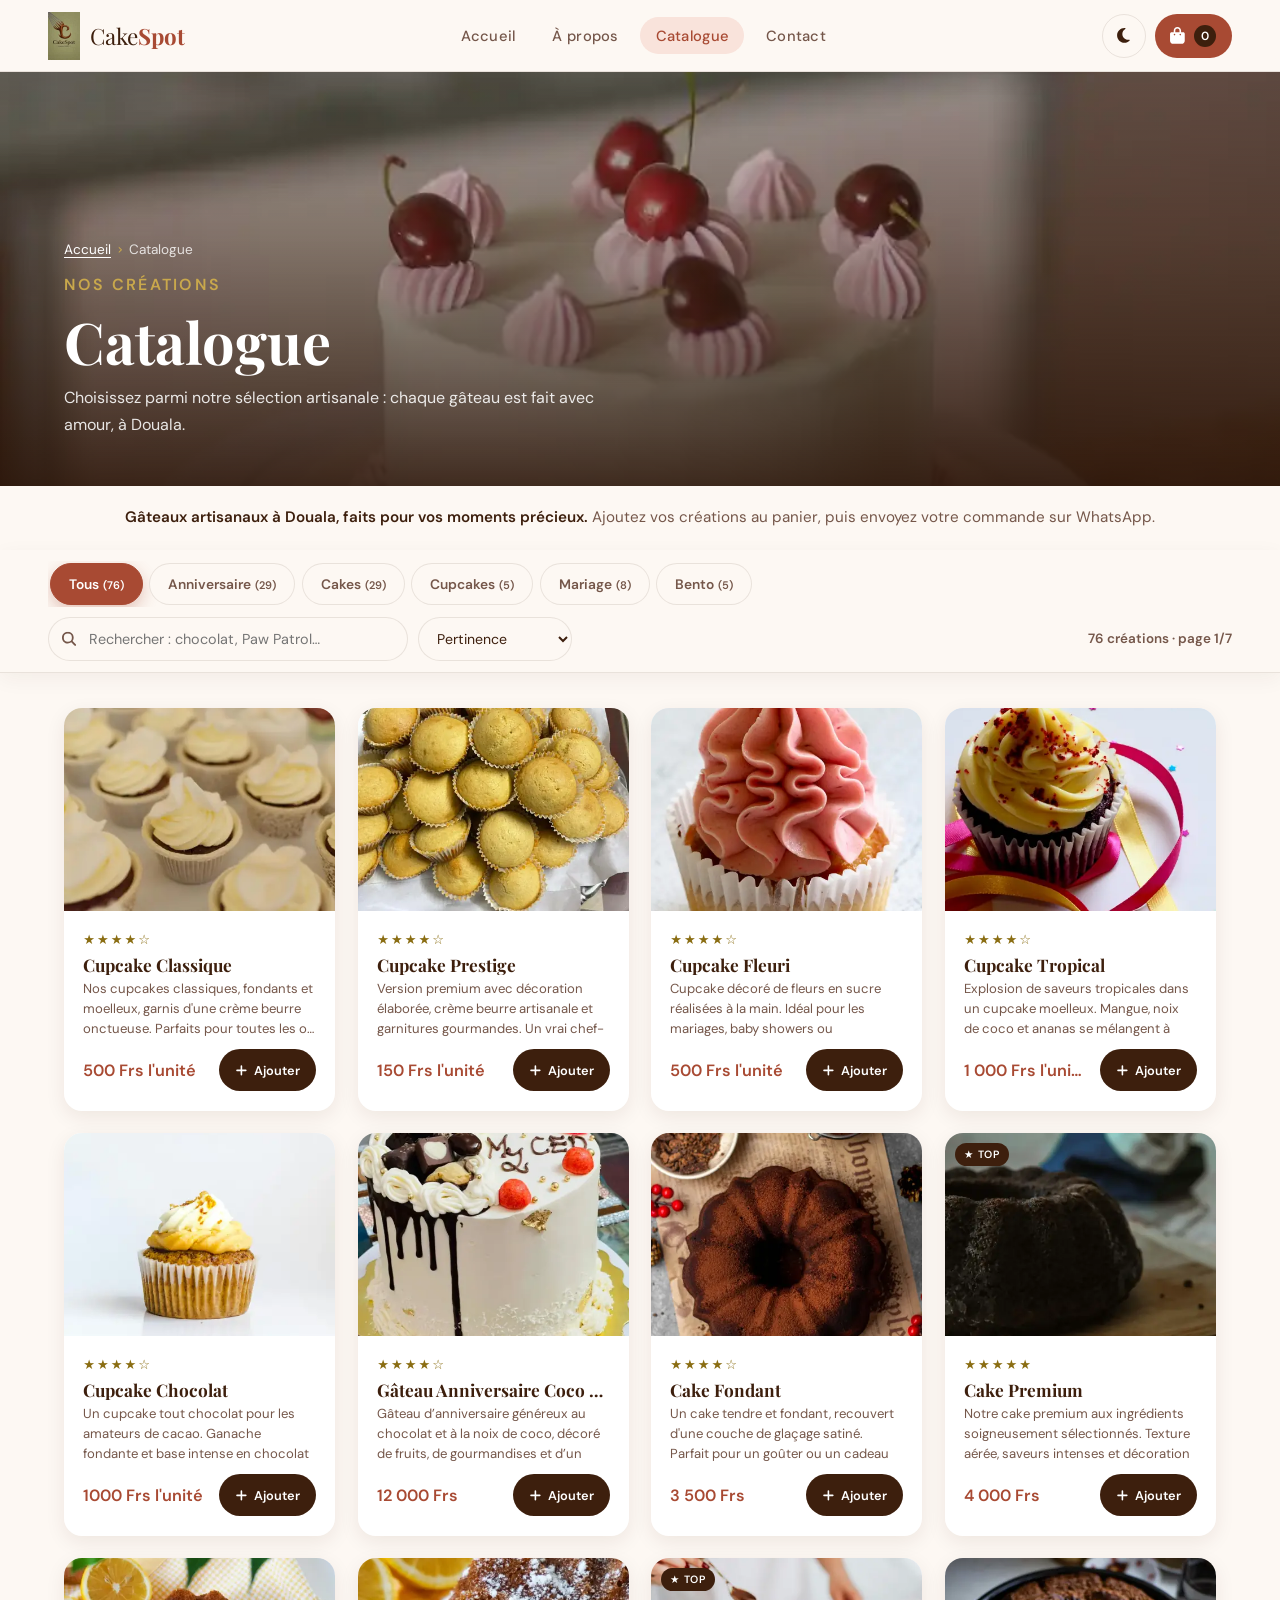
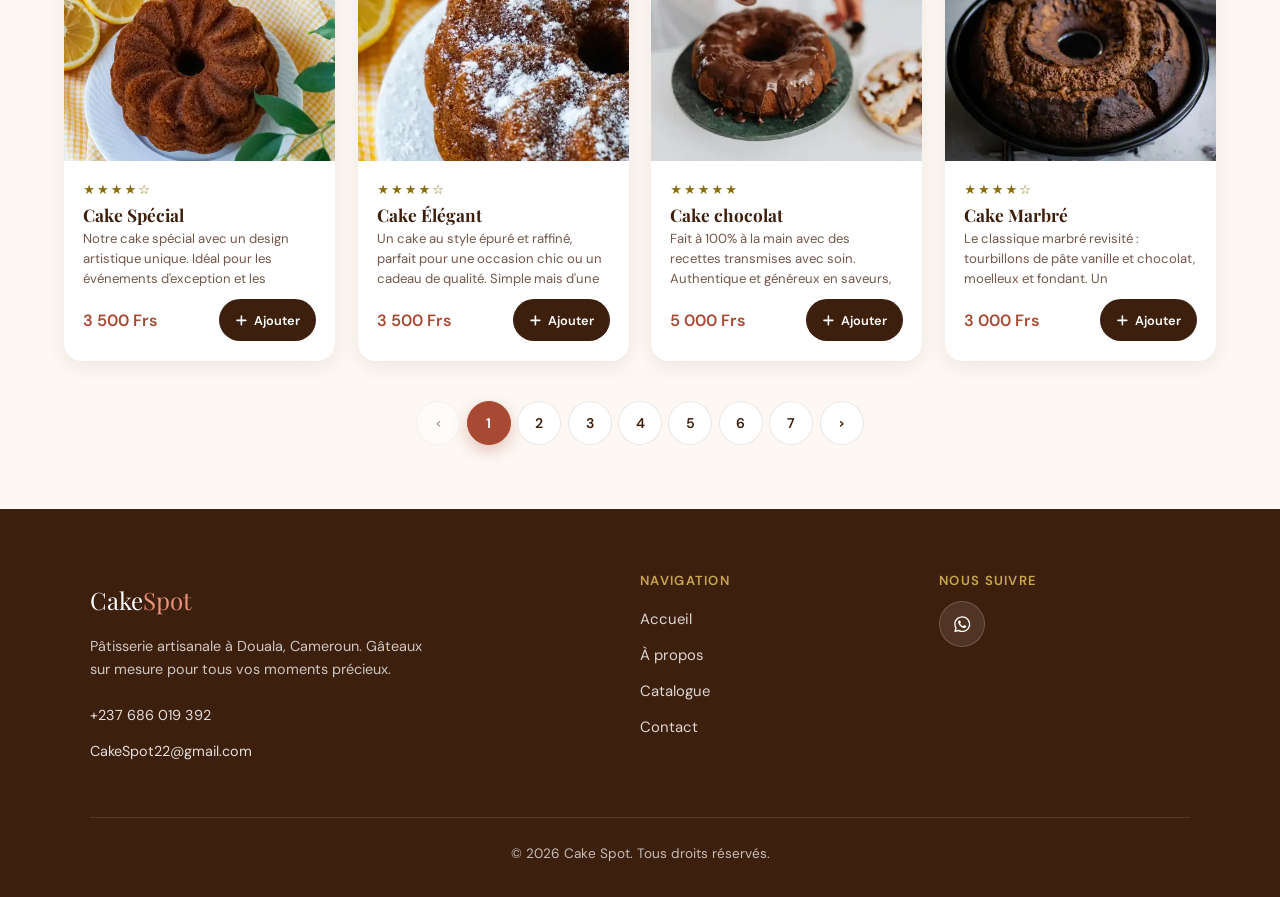
<file: Pages/Catalogue.html>
<!DOCTYPE html>
<html lang="fr">
<head>
  <meta charset="utf-8">
  <meta name="viewport" content="width=device-width, initial-scale=1">
  <title>Catalogue gâteaux | Cake Spot Douala</title>
  <meta name="description" content="Découvrez le catalogue Cake Spot : gâteaux d’anniversaire, cakes, cupcakes, bento cakes et gâteaux de mariage personnalisés à Douala.">
  <link rel="canonical" href="https://cakespot-blue.vercel.app/Pages/Catalogue.html">
  <meta name="robots" content="index, follow, max-image-preview:large">
  <meta name="color-scheme" content="light dark">
  <meta name="theme-color" content="#3d1f0d" media="(prefers-color-scheme: light)">
  <meta name="theme-color" content="#16100c" media="(prefers-color-scheme: dark)">
  <script src="../JS/theme.js"></script>
  <meta name="referrer" content="strict-origin-when-cross-origin">
  <link rel="icon" type="image/png" sizes="48x48" href="../images/favicon-48.png">
  <link rel="apple-touch-icon" href="../images/apple-touch-icon.png">
  <link rel="manifest" href="../site.webmanifest">
  <link rel="preload" href="../fonts/dm-sans.woff2" as="font" type="font/woff2" crossorigin>
  <link rel="preload" href="../fonts/playfair-display.woff2" as="font" type="font/woff2" crossorigin>
  <link rel="preload" as="image" href="../images/hero/bento-cake-saint-valentin-640.webp" imagesrcset="../images/hero/bento-cake-saint-valentin-640.webp 640w, ../images/hero/bento-cake-saint-valentin-828.webp 828w, ../images/hero/bento-cake-saint-valentin-1280.webp 1067w" imagesizes="100vw" fetchpriority="high">
  <link rel="stylesheet" href="../styles/main.css">
  <link rel="stylesheet" href="../styles/catalogue.css">
  <meta property="og:type" content="website">
  <meta property="og:site_name" content="Cake Spot">
  <meta property="og:locale" content="fr_FR">
  <meta property="og:url" content="https://cakespot-blue.vercel.app/Pages/Catalogue.html">
  <meta property="og:title" content="Catalogue de gâteaux Cake Spot à Douala">
  <meta property="og:description" content="Découvrez le catalogue Cake Spot : gâteaux d’anniversaire, cakes, cupcakes, bento cakes et gâteaux de mariage personnalisés à Douala.">
  <meta property="og:image" content="https://cakespot-blue.vercel.app/images/og-cakespot.jpg">
  <meta property="og:image:width" content="1200">
  <meta property="og:image:height" content="630">
  <meta property="og:image:alt" content="Gâteau artisanal Cake Spot à Douala">
  <meta name="twitter:card" content="summary_large_image">
  <meta name="twitter:title" content="Catalogue de gâteaux Cake Spot à Douala">
  <meta name="twitter:description" content="Découvrez le catalogue Cake Spot : gâteaux d’anniversaire, cakes, cupcakes, bento cakes et gâteaux de mariage personnalisés à Douala.">
  <meta name="twitter:image" content="https://cakespot-blue.vercel.app/images/og-cakespot.jpg">
  <script type="application/ld+json">{"@context":"https://schema.org","@type":"Bakery","@id":"https://cakespot-blue.vercel.app/#bakery","name":"Cake Spot","url":"https://cakespot-blue.vercel.app/","logo":"https://cakespot-blue.vercel.app/images/logo-512.png","image":["https://cakespot-blue.vercel.app/images/og-cakespot.jpg","https://cakespot-blue.vercel.app/images/optimized/etage10.webp","https://cakespot-blue.vercel.app/images/optimized/cake5.webp"],"description":"Pâtisserie artisanale à Douala spécialisée dans les gâteaux sur mesure : anniversaires, mariages, cakes, cupcakes et bento cakes.","telephone":"+237686019392","email":"CakeSpot22@gmail.com","address":{"@type":"PostalAddress","addressLocality":"Douala","addressRegion":"Littoral","addressCountry":"CM"},"areaServed":{"@type":"City","name":"Douala"},"servesCuisine":"Pâtisserie","priceRange":"500 – 280 000 FCFA","currenciesAccepted":"XAF","sameAs":["https://chat.whatsapp.com/CBqBLxDlNcEDeykTWFo2zk"],"contactPoint":[{"@type":"ContactPoint","telephone":"+237686019392","contactType":"customer service","availableLanguage":["French","English"]}]}</script>
  <script type="application/ld+json">{"@context":"https://schema.org","@type":"BreadcrumbList","itemListElement":[{"@type":"ListItem","position":1,"name":"Accueil","item":"https://cakespot-blue.vercel.app/"},{"@type":"ListItem","position":2,"name":"Catalogue","item":"https://cakespot-blue.vercel.app/Pages/Catalogue.html"}]}</script>
  <script src="../JS/icons.js" defer></script>
  <script src="../JS/main.js" defer></script>
  <script src="../JS/catalogue-config.js" defer></script>
  <script src="../JS/catalogue.js" defer></script>
</head>
<body>
  <a class="skip-link" href="#main">Aller au contenu</a>

  <header class="header" id="header">
    <a href="../index.html" class="logo" aria-label="Cake Spot — accueil">
      <img src="../images/logo.webp" alt="" class="logo-image" width="64" height="96"><span class="logo-wordmark">Cake<strong>Spot</strong></span>
    </a>
    <nav class="nav-desktop" aria-label="Navigation principale">
      <a href="../index.html" class="nav-link">Accueil</a>
      <a href="../Pages/Apropos.html" class="nav-link">À propos</a>
      <a href="../Pages/Catalogue.html" class="nav-link active" aria-current="page">Catalogue</a>
      <a href="../Pages/contact.html" class="nav-link">Contact</a>
    </nav>
    <div class="header-actions">
      <button type="button" class="theme-toggle" data-action="toggle-theme" aria-pressed="false" aria-label="Activer le thème sombre"><svg class="icon icon-moon" viewBox="0 0 384 512" aria-hidden="true" focusable="false"><path d="M223.5 32C100 32 0 132.3 0 256S100 480 223.5 480c60.6 0 115.5-24.2 155.8-63.4c5-4.9 6.3-12.5 3.1-18.7s-10.1-9.7-17-8.5c-9.8 1.7-19.8 2.6-30.1 2.6c-96.9 0-175.5-78.8-175.5-176c0-65.8 36-123.1 89.3-153.3c6.1-3.5 9.2-10.5 7.7-17.3s-7.3-11.9-14.3-12.5c-6.3-.5-12.6-.8-19-.8z"/></svg><svg class="icon icon-sun" viewBox="0 0 512 512" aria-hidden="true" focusable="false"><path d="M361.5 1.2c5 2.1 8.6 6.6 9.6 11.9L391 121l107.9 19.8c5.3 1 9.8 4.6 11.9 9.6s1.5 10.7-1.6 15.2L446.9 256l62.3 90.3c3.1 4.5 3.7 10.2 1.6 15.2s-6.6 8.6-11.9 9.6L391 391 371.1 498.9c-1 5.3-4.6 9.8-9.6 11.9s-10.7 1.5-15.2-1.6L256 446.9l-90.3 62.3c-4.5 3.1-10.2 3.7-15.2 1.6s-8.6-6.6-9.6-11.9L121 391 13.1 371.1c-5.3-1-9.8-4.6-11.9-9.6s-1.5-10.7 1.6-15.2L65.1 256 2.8 165.7c-3.1-4.5-3.7-10.2-1.6-15.2s6.6-8.6 11.9-9.6L121 121 140.9 13.1c1-5.3 4.6-9.8 9.6-11.9s10.7-1.5 15.2 1.6L256 65.1 346.3 2.8c4.5-3.1 10.2-3.7 15.2-1.6zM160 256a96 96 0 1 1 192 0 96 96 0 1 1 -192 0zm224 0a128 128 0 1 0 -256 0 128 128 0 1 0 256 0z"/></svg></button>
      <button type="button" class="cart-btn" data-action="open-cart" aria-haspopup="dialog" aria-controls="cartPanel" aria-label="Ouvrir le panier">
        <svg class="icon icon-bag-shopping" viewBox="0 0 448 512" aria-hidden="true" focusable="false"><path d="M160 112c0-35.3 28.7-64 64-64s64 28.7 64 64v48H160V112zm-48 48H48c-26.5 0-48 21.5-48 48V416c0 53 43 96 96 96H352c53 0 96-43 96-96V208c0-26.5-21.5-48-48-48H336V112C336 50.1 285.9 0 224 0S112 50.1 112 112v48zm24 48a24 24 0 1 1 0 48 24 24 0 1 1 0-48zm152 24a24 24 0 1 1 48 0 24 24 0 1 1 -48 0z"/></svg>
        <span class="cart-count" data-cart-count aria-hidden="true">0</span>
      </button>
      <button type="button" class="menu-toggle" id="menuToggle" aria-label="Ouvrir le menu" aria-controls="mobileNav" aria-expanded="false">
        <span></span><span></span><span></span>
      </button>
    </div>
  </header>

  <nav class="mobile-nav" id="mobileNav" aria-label="Navigation mobile">
    <a href="../index.html">Accueil</a>
    <a href="../Pages/Apropos.html">À propos</a>
    <a href="../Pages/Catalogue.html" aria-current="page">Catalogue</a>
    <a href="../Pages/contact.html">Contact</a>
    <a href="https://wa.me/237686019392" class="wa-link"><svg class="icon icon-whatsapp" viewBox="0 0 448 512" aria-hidden="true" focusable="false"><path d="M380.9 97.1C339 55.1 283.2 32 223.9 32c-122.4 0-222 99.6-222 222 0 39.1 10.2 77.3 29.6 111L0 480l117.7-30.9c32.4 17.7 68.9 27 106.1 27h.1c122.3 0 224.1-99.6 224.1-222 0-59.3-25.2-115-67.1-157zm-157 341.6c-33.2 0-65.7-8.9-94-25.7l-6.7-4-69.8 18.3L72 359.2l-4.4-7c-18.5-29.4-28.2-63.3-28.2-98.2 0-101.7 82.8-184.5 184.6-184.5 49.3 0 95.6 19.2 130.4 54.1 34.8 34.9 56.2 81.2 56.1 130.5 0 101.8-84.9 184.6-186.6 184.6zm101.2-138.2c-5.5-2.8-32.8-16.2-37.9-18-5.1-1.9-8.8-2.8-12.5 2.8-3.7 5.6-14.3 18-17.6 21.8-3.2 3.7-6.5 4.2-12 1.4-32.6-16.3-54-29.1-75.5-66-5.7-9.8 5.7-9.1 16.3-30.3 1.8-3.7.9-6.9-.5-9.7-1.4-2.8-12.5-30.1-17.1-41.2-4.5-10.8-9.1-9.3-12.5-9.5-3.2-.2-6.9-.2-10.6-.2-3.7 0-9.7 1.4-14.8 6.9-5.1 5.6-19.4 19-19.4 46.3 0 27.3 19.9 53.7 22.6 57.4 2.8 3.7 39.1 59.7 94.8 83.8 35.2 15.2 49 16.5 66.6 13.9 10.7-1.6 32.8-13.4 37.4-26.4 4.6-13 4.6-24.1 3.2-26.4-1.3-2.5-5-3.9-10.5-6.6z"/></svg> WhatsApp</a>
  </nav>

  <main id="main">
    <section class="page-hero" aria-labelledby="pageTitle">
      <img src="../images/hero/bento-cake-saint-valentin-640.webp" srcset="../images/hero/bento-cake-saint-valentin-640.webp 640w, ../images/hero/bento-cake-saint-valentin-828.webp 828w, ../images/hero/bento-cake-saint-valentin-1280.webp 1067w" sizes="100vw" width="1067" height="1600" alt="Bento cake Saint-Valentin Cake Spot" fetchpriority="high">
      <div class="page-hero-overlay"></div>
      <div class="page-hero-content">
        <nav class="breadcrumb" aria-label="Fil d'Ariane"><ol><li><a href="../index.html">Accueil</a></li><li aria-current="page">Catalogue</li></ol></nav>
        <p class="section-tag">Nos créations</p>
        <h1 id="pageTitle">Catalogue</h1>
        <p>Choisissez parmi notre sélection artisanale : chaque gâteau est fait avec amour, à Douala.</p>
      </div>
    </section>

    <div class="catalogue-intro">
      <p><strong>Gâteaux artisanaux à Douala, faits pour vos moments précieux.</strong> Ajoutez vos créations au panier, puis envoyez votre commande sur WhatsApp.</p>
    </div>

    <div class="filter-bar" id="filterBar">
      <div class="filter-inner">
        <div class="filter-cats" id="filterCats" role="group" aria-label="Filtrer par catégorie">
          <button type="button" class="filter-btn" data-cat="Tous" aria-pressed="true">Tous</button>
          <button type="button" class="filter-btn" data-cat="Anniversaire" aria-pressed="false">Anniversaire</button>
          <button type="button" class="filter-btn" data-cat="Cakes" aria-pressed="false">Cakes</button>
          <button type="button" class="filter-btn" data-cat="Cupcakes" aria-pressed="false">Cupcakes</button>
          <button type="button" class="filter-btn" data-cat="Gateaux_de_marriage" aria-pressed="false">Mariage</button>
          <button type="button" class="filter-btn" data-cat="Bento" aria-pressed="false">Bento</button>
        </div>
        <div class="filter-tools">
          <form class="search-box" id="catalogueSearchForm" role="search">
            <label for="catalogueSearch" class="visually-hidden">Rechercher une création</label>
            <svg class="icon" viewBox="0 0 512 512" aria-hidden="true" focusable="false"><path d="M416 208c0 45.9-14.9 88.3-40 122.7L502.6 457.4c12.5 12.5 12.5 32.8 0 45.3s-32.8 12.5-45.3 0L330.7 376c-34.4 25.2-76.8 40-122.7 40C93.1 416 0 322.9 0 208S93.1 0 208 0S416 93.1 416 208zM208 352a144 144 0 1 0 0-288 144 144 0 1 0 0 288z"/></svg>
            <input type="search" id="catalogueSearch" name="q" placeholder="Rechercher : chocolat, Paw Patrol…" maxlength="60" autocomplete="off">
          </form>
          <label for="catalogueSort" class="visually-hidden">Trier les créations</label>
          <select id="catalogueSort" class="sort-select">
            <option value="pertinence">Pertinence</option>
            <option value="prix-asc">Prix croissant</option>
            <option value="prix-desc">Prix décroissant</option>
            <option value="note">Mieux notés</option>
          </select>
        </div>
        <p class="filter-count" id="filterCount" aria-live="polite">76 créations</p>
      </div>
    </div>

    <section class="products-section" aria-labelledby="productsTitle">
      <h2 id="productsTitle" class="visually-hidden">Nos créations</h2>
      <ul class="products-grid" id="productsGrid" data-img-fallback></ul>
      <noscript><p class="catalogue-empty">Activez JavaScript pour afficher le catalogue, ou écrivez-nous sur <a href="https://wa.me/237686019392">WhatsApp</a>.</p></noscript>
      <nav class="pagination" id="pagination" aria-label="Pagination du catalogue"></nav>
    </section>
  </main>

  <dialog class="modal" id="productModal" aria-label="Détails du produit">
    <button type="button" class="modal-close" data-action="close-modal" aria-label="Fermer"><svg class="icon icon-xmark" viewBox="0 0 384 512" aria-hidden="true" focusable="false"><path d="M342.6 150.6c12.5-12.5 12.5-32.8 0-45.3s-32.8-12.5-45.3 0L192 210.7 86.6 105.4c-12.5-12.5-32.8-12.5-45.3 0s-12.5 32.8 0 45.3L146.7 256 41.4 361.4c-12.5 12.5-12.5 32.8 0 45.3s32.8 12.5 45.3 0L192 301.3 297.4 406.6c12.5 12.5 32.8 12.5 45.3 0s12.5-32.8 0-45.3L237.3 256 342.6 150.6z"/></svg></button>
    <div class="modal-scroll" data-img-fallback><div id="modalContent"></div></div>
  </dialog>

  <dialog class="lightbox" id="lightbox" aria-label="Photo agrandie">
    <button type="button" class="lightbox-close" data-action="close-lightbox" aria-label="Fermer la photo"><svg class="icon icon-xmark" viewBox="0 0 384 512" aria-hidden="true" focusable="false"><path d="M342.6 150.6c12.5-12.5 12.5-32.8 0-45.3s-32.8-12.5-45.3 0L192 210.7 86.6 105.4c-12.5-12.5-32.8-12.5-45.3 0s-12.5 32.8 0 45.3L146.7 256 41.4 361.4c-12.5 12.5-12.5 32.8 0 45.3s32.8 12.5 45.3 0L192 301.3 297.4 406.6c12.5 12.5 32.8 12.5 45.3 0s12.5-32.8 0-45.3L237.3 256 342.6 150.6z"/></svg></button>
    <figure class="lightbox-figure">
      <img class="lightbox-img" id="lightboxImg" src="[data-uri]" alt="" width="900" height="900">
      <figcaption class="lightbox-caption" id="lightboxCaption"></figcaption>
    </figure>
  </dialog>

  <footer class="footer">
    <div class="footer-inner">
      <div class="footer-brand">
        <p class="footer-logo">Cake<span>Spot</span></p>
        <p>Pâtisserie artisanale à Douala, Cameroun. Gâteaux sur mesure pour tous vos moments précieux.</p>
        <p class="footer-contact">
          <a href="tel:+237686019392">+237 686 019 392</a><br>
          <a href="mailto:CakeSpot22@gmail.com">CakeSpot22@gmail.com</a>
        </p>
      </div>
      <nav class="footer-links" aria-label="Liens du pied de page">
        <h2 class="footer-title">Navigation</h2>
        <ul>
          <li><a href="../index.html">Accueil</a></li>
          <li><a href="../Pages/Apropos.html">À propos</a></li>
          <li><a href="../Pages/Catalogue.html">Catalogue</a></li>
          <li><a href="../Pages/contact.html">Contact</a></li>
        </ul>
      </nav>
      <div class="footer-social">
        <h2 class="footer-title">Nous suivre</h2>
        <div class="social-icons">
          <a href="https://chat.whatsapp.com/CBqBLxDlNcEDeykTWFo2zk" class="soc wa" target="_blank" rel="noopener noreferrer" aria-label="Rejoindre le groupe WhatsApp Cake Spot"><svg class="icon icon-whatsapp" viewBox="0 0 448 512" aria-hidden="true" focusable="false"><path d="M380.9 97.1C339 55.1 283.2 32 223.9 32c-122.4 0-222 99.6-222 222 0 39.1 10.2 77.3 29.6 111L0 480l117.7-30.9c32.4 17.7 68.9 27 106.1 27h.1c122.3 0 224.1-99.6 224.1-222 0-59.3-25.2-115-67.1-157zm-157 341.6c-33.2 0-65.7-8.9-94-25.7l-6.7-4-69.8 18.3L72 359.2l-4.4-7c-18.5-29.4-28.2-63.3-28.2-98.2 0-101.7 82.8-184.5 184.6-184.5 49.3 0 95.6 19.2 130.4 54.1 34.8 34.9 56.2 81.2 56.1 130.5 0 101.8-84.9 184.6-186.6 184.6zm101.2-138.2c-5.5-2.8-32.8-16.2-37.9-18-5.1-1.9-8.8-2.8-12.5 2.8-3.7 5.6-14.3 18-17.6 21.8-3.2 3.7-6.5 4.2-12 1.4-32.6-16.3-54-29.1-75.5-66-5.7-9.8 5.7-9.1 16.3-30.3 1.8-3.7.9-6.9-.5-9.7-1.4-2.8-12.5-30.1-17.1-41.2-4.5-10.8-9.1-9.3-12.5-9.5-3.2-.2-6.9-.2-10.6-.2-3.7 0-9.7 1.4-14.8 6.9-5.1 5.6-19.4 19-19.4 46.3 0 27.3 19.9 53.7 22.6 57.4 2.8 3.7 39.1 59.7 94.8 83.8 35.2 15.2 49 16.5 66.6 13.9 10.7-1.6 32.8-13.4 37.4-26.4 4.6-13 4.6-24.1 3.2-26.4-1.3-2.5-5-3.9-10.5-6.6z"/></svg></a>
        </div>
      </div>
    </div>
    <div class="footer-bottom">
      <p>© 2026 Cake Spot. Tous droits réservés.</p>
    </div>
  </footer>

  <dialog class="cart-panel" id="cartPanel" aria-labelledby="cartTitle">
    <div class="cart-header">
      <h2 id="cartTitle"><svg class="icon icon-bag-shopping" viewBox="0 0 448 512" aria-hidden="true" focusable="false"><path d="M160 112c0-35.3 28.7-64 64-64s64 28.7 64 64v48H160V112zm-48 48H48c-26.5 0-48 21.5-48 48V416c0 53 43 96 96 96H352c53 0 96-43 96-96V208c0-26.5-21.5-48-48-48H336V112C336 50.1 285.9 0 224 0S112 50.1 112 112v48zm24 48a24 24 0 1 1 0 48 24 24 0 1 1 0-48zm152 24a24 24 0 1 1 48 0 24 24 0 1 1 -48 0z"/></svg> Mon panier <small id="cartSubtitle"></small></h2>
      <button type="button" class="icon-btn" data-action="close-cart" aria-label="Fermer le panier"><svg class="icon icon-xmark" viewBox="0 0 384 512" aria-hidden="true" focusable="false"><path d="M342.6 150.6c12.5-12.5 12.5-32.8 0-45.3s-32.8-12.5-45.3 0L192 210.7 86.6 105.4c-12.5-12.5-32.8-12.5-45.3 0s-12.5 32.8 0 45.3L146.7 256 41.4 361.4c-12.5 12.5-12.5 32.8 0 45.3s32.8 12.5 45.3 0L192 301.3 297.4 406.6c12.5 12.5 32.8 12.5 45.3 0s12.5-32.8 0-45.3L237.3 256 342.6 150.6z"/></svg></button>
    </div>
    <div class="cart-body" id="cartBody"></div>
    <div class="cart-footer" id="cartFooter" hidden>
      <div class="cart-summary">
        <div><span>Articles</span><span id="cartSumCount">0</span></div>
        <div hidden><span>Prix sur devis</span><span id="cartSumQuote"></span></div>
        <div class="cart-total-row"><span>Total estimé</span><strong id="cartTotal">0 Frs</strong></div>
      </div>
      <details class="order-form" id="orderDetails" open>
        <summary>Vos informations de commande</summary>
        <form id="orderForm" class="order-fields" novalidate>
          <div class="field">
            <label for="orderName">Votre nom</label>
            <input type="text" id="orderName" name="orderName" maxlength="80" autocomplete="name" required>
          </div>
          <div class="field">
            <label for="orderDate">Date souhaitée</label>
            <input type="date" id="orderDate" name="orderDate">
          </div>
          <fieldset class="field">
            <legend>Mode de réception</legend>
            <div class="segmented">
              <label><input type="radio" name="orderMode" value="livraison" checked><span>Livraison</span></label>
              <label><input type="radio" name="orderMode" value="retrait"><span>Retrait</span></label>
            </div>
          </fieldset>
          <div class="field" id="orderAddressWrap">
            <label for="orderAddress">Quartier / adresse de livraison</label>
            <input type="text" id="orderAddress" name="orderAddress" maxlength="160" autocomplete="address-line1" placeholder="Ex : Bonamoussadi, près du carrefour…">
          </div>
        </form>
      </details>
      <p class="cart-note">Les prix exacts et les frais de livraison sont confirmés par Cake Spot.</p>
      <div class="cart-actions">
        <button type="button" class="btn-clear" data-action="clear-cart">Vider</button>
        <button type="button" class="btn-whatsapp" data-action="send-whatsapp"><svg class="icon icon-whatsapp" viewBox="0 0 448 512" aria-hidden="true" focusable="false"><path d="M380.9 97.1C339 55.1 283.2 32 223.9 32c-122.4 0-222 99.6-222 222 0 39.1 10.2 77.3 29.6 111L0 480l117.7-30.9c32.4 17.7 68.9 27 106.1 27h.1c122.3 0 224.1-99.6 224.1-222 0-59.3-25.2-115-67.1-157zm-157 341.6c-33.2 0-65.7-8.9-94-25.7l-6.7-4-69.8 18.3L72 359.2l-4.4-7c-18.5-29.4-28.2-63.3-28.2-98.2 0-101.7 82.8-184.5 184.6-184.5 49.3 0 95.6 19.2 130.4 54.1 34.8 34.9 56.2 81.2 56.1 130.5 0 101.8-84.9 184.6-186.6 184.6zm101.2-138.2c-5.5-2.8-32.8-16.2-37.9-18-5.1-1.9-8.8-2.8-12.5 2.8-3.7 5.6-14.3 18-17.6 21.8-3.2 3.7-6.5 4.2-12 1.4-32.6-16.3-54-29.1-75.5-66-5.7-9.8 5.7-9.1 16.3-30.3 1.8-3.7.9-6.9-.5-9.7-1.4-2.8-12.5-30.1-17.1-41.2-4.5-10.8-9.1-9.3-12.5-9.5-3.2-.2-6.9-.2-10.6-.2-3.7 0-9.7 1.4-14.8 6.9-5.1 5.6-19.4 19-19.4 46.3 0 27.3 19.9 53.7 22.6 57.4 2.8 3.7 39.1 59.7 94.8 83.8 35.2 15.2 49 16.5 66.6 13.9 10.7-1.6 32.8-13.4 37.4-26.4 4.6-13 4.6-24.1 3.2-26.4-1.3-2.5-5-3.9-10.5-6.6z"/></svg> Commander via WhatsApp</button>
      </div>
    </div>
  </dialog>

  <div class="toast" id="toast"><span class="toast-text"></span><button type="button" class="toast-action" hidden>OK</button></div>
  <p class="visually-hidden" id="srStatus" role="status" aria-live="polite"></p>
</body>
</html>
</file>
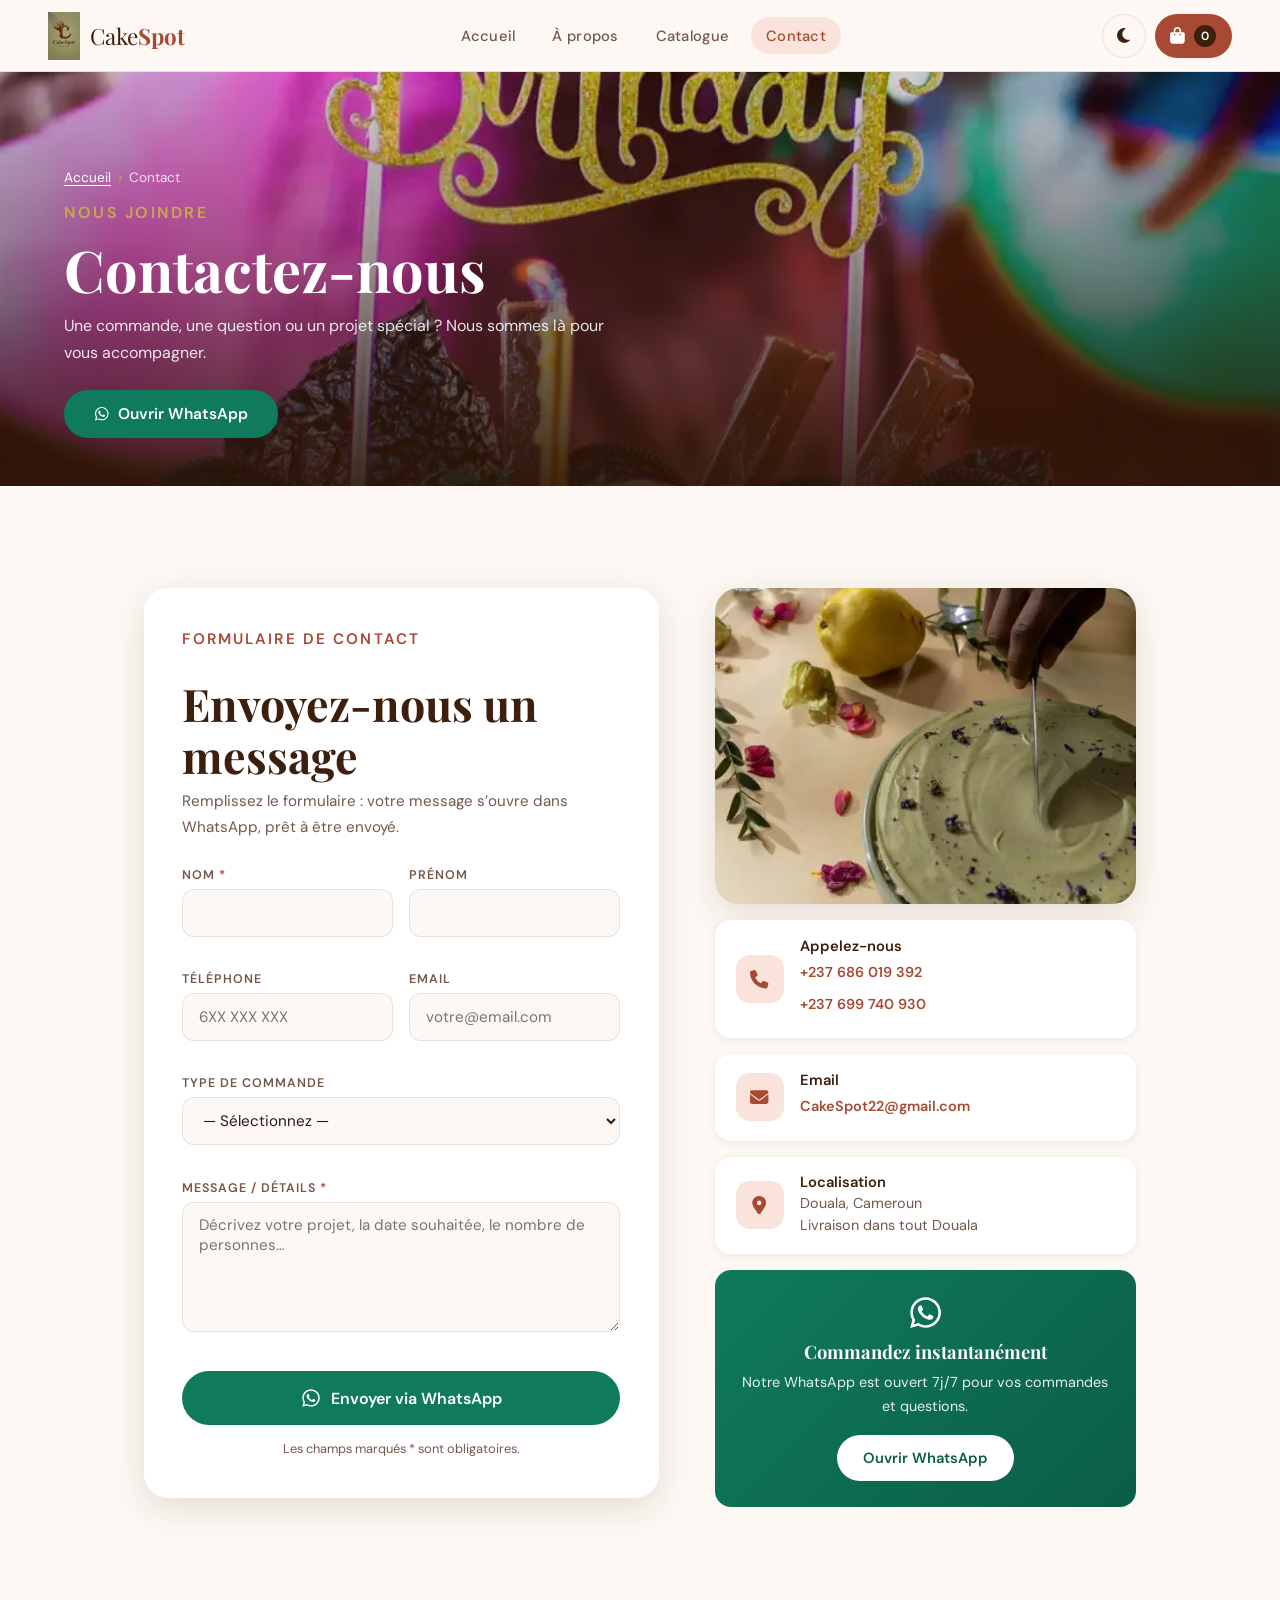
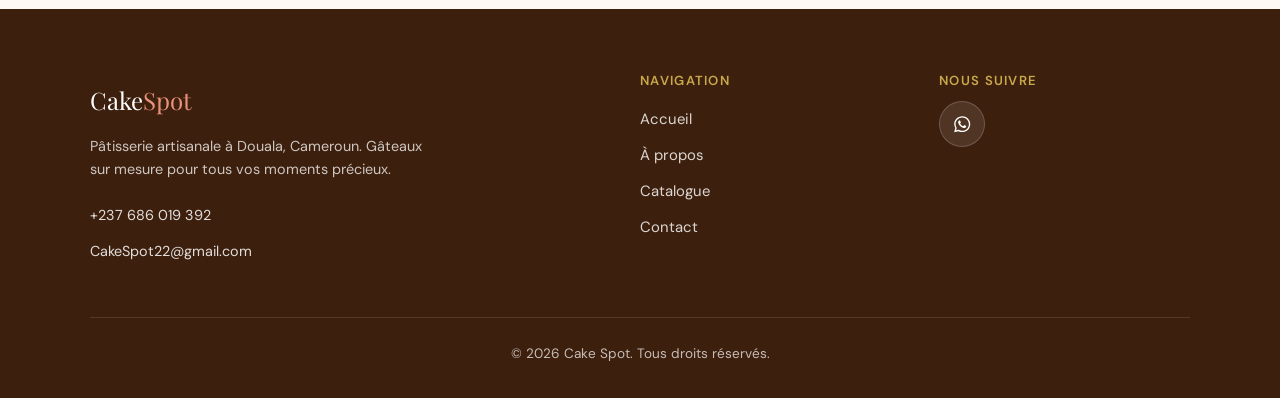
<file: Pages/contact.html>
<!DOCTYPE html>
<html lang="fr">
<head>
  <meta charset="utf-8">
  <meta name="viewport" content="width=device-width, initial-scale=1">
  <title>Commander un gâteau | Contact Cake Spot</title>
  <meta name="description" content="Contactez Cake Spot à Douala pour commander un gâteau sur mesure, demander un devis ou personnaliser une création pour votre événement.">
  <link rel="canonical" href="https://cakespot-blue.vercel.app/Pages/contact.html">
  <meta name="robots" content="index, follow, max-image-preview:large">
  <meta name="color-scheme" content="light dark">
  <meta name="theme-color" content="#3d1f0d" media="(prefers-color-scheme: light)">
  <meta name="theme-color" content="#16100c" media="(prefers-color-scheme: dark)">
  <script src="../JS/theme.js"></script>
  <meta name="referrer" content="strict-origin-when-cross-origin">
  <link rel="icon" type="image/png" sizes="48x48" href="../images/favicon-48.png">
  <link rel="apple-touch-icon" href="../images/apple-touch-icon.png">
  <link rel="manifest" href="../site.webmanifest">
  <link rel="preload" href="../fonts/dm-sans.woff2" as="font" type="font/woff2" crossorigin>
  <link rel="preload" href="../fonts/playfair-display.woff2" as="font" type="font/woff2" crossorigin>
  <link rel="preload" as="image" href="../images/hero/image_contact1-640.webp" imagesrcset="../images/hero/image_contact1-640.webp 640w, ../images/hero/image_contact1-828.webp 828w, ../images/hero/image_contact1-1280.webp 970w" imagesizes="100vw" fetchpriority="high">
  <link rel="stylesheet" href="../styles/main.css">
  <link rel="stylesheet" href="../styles/pages.css">
  <meta property="og:type" content="website">
  <meta property="og:site_name" content="Cake Spot">
  <meta property="og:locale" content="fr_FR">
  <meta property="og:url" content="https://cakespot-blue.vercel.app/Pages/contact.html">
  <meta property="og:title" content="Commander un gâteau sur mesure avec Cake Spot">
  <meta property="og:description" content="Contactez Cake Spot à Douala pour commander un gâteau sur mesure, demander un devis ou personnaliser une création pour votre événement.">
  <meta property="og:image" content="https://cakespot-blue.vercel.app/images/og-cakespot.jpg">
  <meta property="og:image:width" content="1200">
  <meta property="og:image:height" content="630">
  <meta property="og:image:alt" content="Gâteau artisanal Cake Spot à Douala">
  <meta name="twitter:card" content="summary_large_image">
  <meta name="twitter:title" content="Commander un gâteau sur mesure avec Cake Spot">
  <meta name="twitter:description" content="Contactez Cake Spot à Douala pour commander un gâteau sur mesure, demander un devis ou personnaliser une création pour votre événement.">
  <meta name="twitter:image" content="https://cakespot-blue.vercel.app/images/og-cakespot.jpg">
  <script type="application/ld+json">{"@context":"https://schema.org","@type":"Bakery","@id":"https://cakespot-blue.vercel.app/#bakery","name":"Cake Spot","url":"https://cakespot-blue.vercel.app/","logo":"https://cakespot-blue.vercel.app/images/logo-512.png","image":["https://cakespot-blue.vercel.app/images/og-cakespot.jpg","https://cakespot-blue.vercel.app/images/optimized/etage10.webp","https://cakespot-blue.vercel.app/images/optimized/cake5.webp"],"description":"Pâtisserie artisanale à Douala spécialisée dans les gâteaux sur mesure : anniversaires, mariages, cakes, cupcakes et bento cakes.","telephone":"+237686019392","email":"CakeSpot22@gmail.com","address":{"@type":"PostalAddress","addressLocality":"Douala","addressRegion":"Littoral","addressCountry":"CM"},"areaServed":{"@type":"City","name":"Douala"},"servesCuisine":"Pâtisserie","priceRange":"500 – 280 000 FCFA","currenciesAccepted":"XAF","sameAs":["https://chat.whatsapp.com/CBqBLxDlNcEDeykTWFo2zk"],"contactPoint":[{"@type":"ContactPoint","telephone":"+237686019392","contactType":"customer service","availableLanguage":["French","English"]}]}</script>
  <script type="application/ld+json">{"@context":"https://schema.org","@type":"BreadcrumbList","itemListElement":[{"@type":"ListItem","position":1,"name":"Accueil","item":"https://cakespot-blue.vercel.app/"},{"@type":"ListItem","position":2,"name":"Contact","item":"https://cakespot-blue.vercel.app/Pages/contact.html"}]}</script>
  <script src="../JS/icons.js" defer></script>
  <script src="../JS/main.js" defer></script>
  <script src="../JS/contact.js" defer></script>
</head>
<body>
  <a class="skip-link" href="#main">Aller au contenu</a>

  <header class="header" id="header">
    <a href="../index.html" class="logo" aria-label="Cake Spot — accueil">
      <img src="../images/logo.webp" alt="" class="logo-image" width="64" height="96"><span class="logo-wordmark">Cake<strong>Spot</strong></span>
    </a>
    <nav class="nav-desktop" aria-label="Navigation principale">
      <a href="../index.html" class="nav-link">Accueil</a>
      <a href="../Pages/Apropos.html" class="nav-link">À propos</a>
      <a href="../Pages/Catalogue.html" class="nav-link">Catalogue</a>
      <a href="../Pages/contact.html" class="nav-link active" aria-current="page">Contact</a>
    </nav>
    <div class="header-actions">
      <button type="button" class="theme-toggle" data-action="toggle-theme" aria-pressed="false" aria-label="Activer le thème sombre"><svg class="icon icon-moon" viewBox="0 0 384 512" aria-hidden="true" focusable="false"><path d="M223.5 32C100 32 0 132.3 0 256S100 480 223.5 480c60.6 0 115.5-24.2 155.8-63.4c5-4.9 6.3-12.5 3.1-18.7s-10.1-9.7-17-8.5c-9.8 1.7-19.8 2.6-30.1 2.6c-96.9 0-175.5-78.8-175.5-176c0-65.8 36-123.1 89.3-153.3c6.1-3.5 9.2-10.5 7.7-17.3s-7.3-11.9-14.3-12.5c-6.3-.5-12.6-.8-19-.8z"/></svg><svg class="icon icon-sun" viewBox="0 0 512 512" aria-hidden="true" focusable="false"><path d="M361.5 1.2c5 2.1 8.6 6.6 9.6 11.9L391 121l107.9 19.8c5.3 1 9.8 4.6 11.9 9.6s1.5 10.7-1.6 15.2L446.9 256l62.3 90.3c3.1 4.5 3.7 10.2 1.6 15.2s-6.6 8.6-11.9 9.6L391 391 371.1 498.9c-1 5.3-4.6 9.8-9.6 11.9s-10.7 1.5-15.2-1.6L256 446.9l-90.3 62.3c-4.5 3.1-10.2 3.7-15.2 1.6s-8.6-6.6-9.6-11.9L121 391 13.1 371.1c-5.3-1-9.8-4.6-11.9-9.6s-1.5-10.7 1.6-15.2L65.1 256 2.8 165.7c-3.1-4.5-3.7-10.2-1.6-15.2s6.6-8.6 11.9-9.6L121 121 140.9 13.1c1-5.3 4.6-9.8 9.6-11.9s10.7-1.5 15.2 1.6L256 65.1 346.3 2.8c4.5-3.1 10.2-3.7 15.2-1.6zM160 256a96 96 0 1 1 192 0 96 96 0 1 1 -192 0zm224 0a128 128 0 1 0 -256 0 128 128 0 1 0 256 0z"/></svg></button>
      <button type="button" class="cart-btn" data-action="open-cart" aria-haspopup="dialog" aria-controls="cartPanel" aria-label="Ouvrir le panier">
        <svg class="icon icon-bag-shopping" viewBox="0 0 448 512" aria-hidden="true" focusable="false"><path d="M160 112c0-35.3 28.7-64 64-64s64 28.7 64 64v48H160V112zm-48 48H48c-26.5 0-48 21.5-48 48V416c0 53 43 96 96 96H352c53 0 96-43 96-96V208c0-26.5-21.5-48-48-48H336V112C336 50.1 285.9 0 224 0S112 50.1 112 112v48zm24 48a24 24 0 1 1 0 48 24 24 0 1 1 0-48zm152 24a24 24 0 1 1 48 0 24 24 0 1 1 -48 0z"/></svg>
        <span class="cart-count" data-cart-count aria-hidden="true">0</span>
      </button>
      <button type="button" class="menu-toggle" id="menuToggle" aria-label="Ouvrir le menu" aria-controls="mobileNav" aria-expanded="false">
        <span></span><span></span><span></span>
      </button>
    </div>
  </header>

  <nav class="mobile-nav" id="mobileNav" aria-label="Navigation mobile">
    <a href="../index.html">Accueil</a>
    <a href="../Pages/Apropos.html">À propos</a>
    <a href="../Pages/Catalogue.html">Catalogue</a>
    <a href="../Pages/contact.html" aria-current="page">Contact</a>
    <a href="https://wa.me/237686019392" class="wa-link"><svg class="icon icon-whatsapp" viewBox="0 0 448 512" aria-hidden="true" focusable="false"><path d="M380.9 97.1C339 55.1 283.2 32 223.9 32c-122.4 0-222 99.6-222 222 0 39.1 10.2 77.3 29.6 111L0 480l117.7-30.9c32.4 17.7 68.9 27 106.1 27h.1c122.3 0 224.1-99.6 224.1-222 0-59.3-25.2-115-67.1-157zm-157 341.6c-33.2 0-65.7-8.9-94-25.7l-6.7-4-69.8 18.3L72 359.2l-4.4-7c-18.5-29.4-28.2-63.3-28.2-98.2 0-101.7 82.8-184.5 184.6-184.5 49.3 0 95.6 19.2 130.4 54.1 34.8 34.9 56.2 81.2 56.1 130.5 0 101.8-84.9 184.6-186.6 184.6zm101.2-138.2c-5.5-2.8-32.8-16.2-37.9-18-5.1-1.9-8.8-2.8-12.5 2.8-3.7 5.6-14.3 18-17.6 21.8-3.2 3.7-6.5 4.2-12 1.4-32.6-16.3-54-29.1-75.5-66-5.7-9.8 5.7-9.1 16.3-30.3 1.8-3.7.9-6.9-.5-9.7-1.4-2.8-12.5-30.1-17.1-41.2-4.5-10.8-9.1-9.3-12.5-9.5-3.2-.2-6.9-.2-10.6-.2-3.7 0-9.7 1.4-14.8 6.9-5.1 5.6-19.4 19-19.4 46.3 0 27.3 19.9 53.7 22.6 57.4 2.8 3.7 39.1 59.7 94.8 83.8 35.2 15.2 49 16.5 66.6 13.9 10.7-1.6 32.8-13.4 37.4-26.4 4.6-13 4.6-24.1 3.2-26.4-1.3-2.5-5-3.9-10.5-6.6z"/></svg> WhatsApp</a>
  </nav>

  <main id="main">
    <section class="page-hero" aria-labelledby="pageTitle">
      <img src="../images/hero/image_contact1-640.webp" srcset="../images/hero/image_contact1-640.webp 640w, ../images/hero/image_contact1-828.webp 828w, ../images/hero/image_contact1-1280.webp 970w" sizes="100vw" width="970" height="1600" alt="Gâteaux Cake Spot prêts à être livrés" fetchpriority="high">
      <div class="page-hero-overlay"></div>
      <div class="page-hero-content">
        <nav class="breadcrumb" aria-label="Fil d'Ariane"><ol><li><a href="../index.html">Accueil</a></li><li aria-current="page">Contact</li></ol></nav>
        <p class="section-tag">Nous joindre</p>
        <h1 id="pageTitle">Contactez-nous</h1>
        <p>Une commande, une question ou un projet spécial ? Nous sommes là pour vous accompagner.</p>
        <a href="https://wa.me/237686019392?text=Bonjour%20Cake%20Spot%2C%20je%20souhaite%20vous%20contacter." class="btn-wa"><svg class="icon icon-whatsapp" viewBox="0 0 448 512" aria-hidden="true" focusable="false"><path d="M380.9 97.1C339 55.1 283.2 32 223.9 32c-122.4 0-222 99.6-222 222 0 39.1 10.2 77.3 29.6 111L0 480l117.7-30.9c32.4 17.7 68.9 27 106.1 27h.1c122.3 0 224.1-99.6 224.1-222 0-59.3-25.2-115-67.1-157zm-157 341.6c-33.2 0-65.7-8.9-94-25.7l-6.7-4-69.8 18.3L72 359.2l-4.4-7c-18.5-29.4-28.2-63.3-28.2-98.2 0-101.7 82.8-184.5 184.6-184.5 49.3 0 95.6 19.2 130.4 54.1 34.8 34.9 56.2 81.2 56.1 130.5 0 101.8-84.9 184.6-186.6 184.6zm101.2-138.2c-5.5-2.8-32.8-16.2-37.9-18-5.1-1.9-8.8-2.8-12.5 2.8-3.7 5.6-14.3 18-17.6 21.8-3.2 3.7-6.5 4.2-12 1.4-32.6-16.3-54-29.1-75.5-66-5.7-9.8 5.7-9.1 16.3-30.3 1.8-3.7.9-6.9-.5-9.7-1.4-2.8-12.5-30.1-17.1-41.2-4.5-10.8-9.1-9.3-12.5-9.5-3.2-.2-6.9-.2-10.6-.2-3.7 0-9.7 1.4-14.8 6.9-5.1 5.6-19.4 19-19.4 46.3 0 27.3 19.9 53.7 22.6 57.4 2.8 3.7 39.1 59.7 94.8 83.8 35.2 15.2 49 16.5 66.6 13.9 10.7-1.6 32.8-13.4 37.4-26.4 4.6-13 4.6-24.1 3.2-26.4-1.3-2.5-5-3.9-10.5-6.6z"/></svg> Ouvrir WhatsApp</a>
      </div>
    </section>

    <section class="contact-main" aria-label="Formulaire et coordonnées">
      <div class="contact-form-wrap" data-reveal>
        <p class="section-tag">Formulaire de contact</p>
        <h2>Envoyez-nous un message</h2>
        <p>Remplissez le formulaire : votre message s’ouvre dans WhatsApp, prêt à être envoyé.</p>
        <form id="contactForm" novalidate>
          <div class="form-row">
            <div class="form-group">
            <label for="fname">Nom <span class="req" aria-hidden="true">*</span></label>
            <input type="text" id="fname" name="fname" maxlength="60" autocomplete="family-name" required aria-describedby="fnameError">
            <span class="field-error" id="fnameError"></span>
          </div>
            <div class="form-group">
            <label for="lname">Prénom</label>
            <input type="text" id="lname" name="lname" maxlength="60" autocomplete="given-name" aria-describedby="lnameError">
            <span class="field-error" id="lnameError"></span>
          </div>
          </div>
          <div class="form-row">
            <div class="form-group">
            <label for="phone">Téléphone</label>
            <input type="tel" id="phone" name="phone" maxlength="20" inputmode="tel" autocomplete="tel" placeholder="6XX XXX XXX" aria-describedby="phoneError">
            <span class="field-error" id="phoneError"></span>
          </div>
            <div class="form-group">
            <label for="email">Email</label>
            <input type="email" id="email" name="email" maxlength="120" autocomplete="email" placeholder="votre@email.com" aria-describedby="emailError">
            <span class="field-error" id="emailError"></span>
          </div>
          </div>
          <div class="form-group">
            <label for="orderType">Type de commande</label>
            <select id="orderType" name="orderType" aria-describedby="orderTypeError">
              <option value="">— Sélectionnez —</option>
              <option>Cupcakes</option>
              <option>Cake (anniversaire, occasion…)</option>
              <option>Gâteau de mariage</option>
              <option>Bento cake</option>
              <option>Création personnalisée</option>
              <option>Simple renseignement</option>
            </select>
            <span class="field-error" id="orderTypeError"></span>
          </div>
          <div class="form-group">
            <label for="message">Message / détails <span class="req" aria-hidden="true">*</span></label>
            <textarea id="message" name="message" maxlength="1500" required aria-describedby="messageError" placeholder="Décrivez votre projet, la date souhaitée, le nombre de personnes…"></textarea>
            <span class="field-error" id="messageError"></span>
          </div>
          <button type="submit" class="btn-send-form"><svg class="icon icon-whatsapp" viewBox="0 0 448 512" aria-hidden="true" focusable="false"><path d="M380.9 97.1C339 55.1 283.2 32 223.9 32c-122.4 0-222 99.6-222 222 0 39.1 10.2 77.3 29.6 111L0 480l117.7-30.9c32.4 17.7 68.9 27 106.1 27h.1c122.3 0 224.1-99.6 224.1-222 0-59.3-25.2-115-67.1-157zm-157 341.6c-33.2 0-65.7-8.9-94-25.7l-6.7-4-69.8 18.3L72 359.2l-4.4-7c-18.5-29.4-28.2-63.3-28.2-98.2 0-101.7 82.8-184.5 184.6-184.5 49.3 0 95.6 19.2 130.4 54.1 34.8 34.9 56.2 81.2 56.1 130.5 0 101.8-84.9 184.6-186.6 184.6zm101.2-138.2c-5.5-2.8-32.8-16.2-37.9-18-5.1-1.9-8.8-2.8-12.5 2.8-3.7 5.6-14.3 18-17.6 21.8-3.2 3.7-6.5 4.2-12 1.4-32.6-16.3-54-29.1-75.5-66-5.7-9.8 5.7-9.1 16.3-30.3 1.8-3.7.9-6.9-.5-9.7-1.4-2.8-12.5-30.1-17.1-41.2-4.5-10.8-9.1-9.3-12.5-9.5-3.2-.2-6.9-.2-10.6-.2-3.7 0-9.7 1.4-14.8 6.9-5.1 5.6-19.4 19-19.4 46.3 0 27.3 19.9 53.7 22.6 57.4 2.8 3.7 39.1 59.7 94.8 83.8 35.2 15.2 49 16.5 66.6 13.9 10.7-1.6 32.8-13.4 37.4-26.4 4.6-13 4.6-24.1 3.2-26.4-1.3-2.5-5-3.9-10.5-6.6z"/></svg> Envoyer via WhatsApp</button>
          <p class="form-hint">Les champs marqués * sont obligatoires.</p>
        </form>
      </div>

      <div class="contact-info-wrap">
        <img src="../images/thumbs/image_contact.webp" srcset="../images/thumbs/image_contact.webp 480w, ../images/optimized/image_contact.webp 1000w" sizes="(max-width: 800px) 92vw, 460px" alt="Assortiment de pâtisseries Cake Spot" width="480" height="360" loading="lazy" decoding="async" data-reveal>
        <div class="info-card" data-reveal>
          <span class="info-card-icon"><svg class="icon icon-phone" viewBox="0 0 512 512" aria-hidden="true" focusable="false"><path d="M164.9 24.6c-7.7-18.6-28-28.5-47.4-23.2l-88 24C12.1 30.2 0 46 0 64C0 311.4 200.6 512 448 512c18 0 33.8-12.1 38.6-29.5l24-88c5.3-19.4-4.6-39.7-23.2-47.4l-96-40c-16.3-6.8-35.2-2.1-46.3 11.6L304.7 368C234.3 334.7 177.3 277.7 144 207.3L193.3 167c13.7-11.2 18.4-30 11.6-46.3l-40-96z"/></svg></span>
          <div>
            <h3>Appelez-nous</h3>
            <p><a href="tel:+237686019392">+237 686 019 392</a><br><a href="tel:+237699740930">+237 699 740 930</a></p>
          </div>
        </div>
        <div class="info-card" data-reveal data-reveal-delay="1">
          <span class="info-card-icon"><svg class="icon icon-envelope" viewBox="0 0 512 512" aria-hidden="true" focusable="false"><path d="M48 64C21.5 64 0 85.5 0 112c0 15.1 7.1 29.3 19.2 38.4L236.8 313.6c11.4 8.5 27 8.5 38.4 0L492.8 150.4c12.1-9.1 19.2-23.3 19.2-38.4c0-26.5-21.5-48-48-48H48zM0 176V384c0 35.3 28.7 64 64 64H448c35.3 0 64-28.7 64-64V176L294.4 339.2c-22.8 17.1-54 17.1-76.8 0L0 176z"/></svg></span>
          <div>
            <h3>Email</h3>
            <p><a href="mailto:CakeSpot22@gmail.com">CakeSpot22@gmail.com</a></p>
          </div>
        </div>
        <div class="info-card" data-reveal data-reveal-delay="2">
          <span class="info-card-icon"><svg class="icon icon-location-dot" viewBox="0 0 384 512" aria-hidden="true" focusable="false"><path d="M215.7 499.2C267 435 384 279.4 384 192C384 86 298 0 192 0S0 86 0 192c0 87.4 117 243 168.3 307.2c12.3 15.3 35.1 15.3 47.4 0zM192 128a64 64 0 1 1 0 128 64 64 0 1 1 0-128z"/></svg></span>
          <div>
            <h3>Localisation</h3>
            <p>Douala, Cameroun<br>Livraison dans tout Douala</p>
          </div>
        </div>
        <div class="wa-cta" data-reveal>
          <svg class="icon icon-whatsapp" viewBox="0 0 448 512" aria-hidden="true" focusable="false"><path d="M380.9 97.1C339 55.1 283.2 32 223.9 32c-122.4 0-222 99.6-222 222 0 39.1 10.2 77.3 29.6 111L0 480l117.7-30.9c32.4 17.7 68.9 27 106.1 27h.1c122.3 0 224.1-99.6 224.1-222 0-59.3-25.2-115-67.1-157zm-157 341.6c-33.2 0-65.7-8.9-94-25.7l-6.7-4-69.8 18.3L72 359.2l-4.4-7c-18.5-29.4-28.2-63.3-28.2-98.2 0-101.7 82.8-184.5 184.6-184.5 49.3 0 95.6 19.2 130.4 54.1 34.8 34.9 56.2 81.2 56.1 130.5 0 101.8-84.9 184.6-186.6 184.6zm101.2-138.2c-5.5-2.8-32.8-16.2-37.9-18-5.1-1.9-8.8-2.8-12.5 2.8-3.7 5.6-14.3 18-17.6 21.8-3.2 3.7-6.5 4.2-12 1.4-32.6-16.3-54-29.1-75.5-66-5.7-9.8 5.7-9.1 16.3-30.3 1.8-3.7.9-6.9-.5-9.7-1.4-2.8-12.5-30.1-17.1-41.2-4.5-10.8-9.1-9.3-12.5-9.5-3.2-.2-6.9-.2-10.6-.2-3.7 0-9.7 1.4-14.8 6.9-5.1 5.6-19.4 19-19.4 46.3 0 27.3 19.9 53.7 22.6 57.4 2.8 3.7 39.1 59.7 94.8 83.8 35.2 15.2 49 16.5 66.6 13.9 10.7-1.6 32.8-13.4 37.4-26.4 4.6-13 4.6-24.1 3.2-26.4-1.3-2.5-5-3.9-10.5-6.6z"/></svg>
          <h3>Commandez instantanément</h3>
          <p>Notre WhatsApp est ouvert 7j/7 pour vos commandes et questions.</p>
          <a href="https://wa.me/237686019392?text=Bonjour%20Cake%20Spot%20!">Ouvrir WhatsApp</a>
        </div>
      </div>
    </section>
  </main>

  <footer class="footer">
    <div class="footer-inner">
      <div class="footer-brand">
        <p class="footer-logo">Cake<span>Spot</span></p>
        <p>Pâtisserie artisanale à Douala, Cameroun. Gâteaux sur mesure pour tous vos moments précieux.</p>
        <p class="footer-contact">
          <a href="tel:+237686019392">+237 686 019 392</a><br>
          <a href="mailto:CakeSpot22@gmail.com">CakeSpot22@gmail.com</a>
        </p>
      </div>
      <nav class="footer-links" aria-label="Liens du pied de page">
        <h2 class="footer-title">Navigation</h2>
        <ul>
          <li><a href="../index.html">Accueil</a></li>
          <li><a href="../Pages/Apropos.html">À propos</a></li>
          <li><a href="../Pages/Catalogue.html">Catalogue</a></li>
          <li><a href="../Pages/contact.html">Contact</a></li>
        </ul>
      </nav>
      <div class="footer-social">
        <h2 class="footer-title">Nous suivre</h2>
        <div class="social-icons">
          <a href="https://chat.whatsapp.com/CBqBLxDlNcEDeykTWFo2zk" class="soc wa" target="_blank" rel="noopener noreferrer" aria-label="Rejoindre le groupe WhatsApp Cake Spot"><svg class="icon icon-whatsapp" viewBox="0 0 448 512" aria-hidden="true" focusable="false"><path d="M380.9 97.1C339 55.1 283.2 32 223.9 32c-122.4 0-222 99.6-222 222 0 39.1 10.2 77.3 29.6 111L0 480l117.7-30.9c32.4 17.7 68.9 27 106.1 27h.1c122.3 0 224.1-99.6 224.1-222 0-59.3-25.2-115-67.1-157zm-157 341.6c-33.2 0-65.7-8.9-94-25.7l-6.7-4-69.8 18.3L72 359.2l-4.4-7c-18.5-29.4-28.2-63.3-28.2-98.2 0-101.7 82.8-184.5 184.6-184.5 49.3 0 95.6 19.2 130.4 54.1 34.8 34.9 56.2 81.2 56.1 130.5 0 101.8-84.9 184.6-186.6 184.6zm101.2-138.2c-5.5-2.8-32.8-16.2-37.9-18-5.1-1.9-8.8-2.8-12.5 2.8-3.7 5.6-14.3 18-17.6 21.8-3.2 3.7-6.5 4.2-12 1.4-32.6-16.3-54-29.1-75.5-66-5.7-9.8 5.7-9.1 16.3-30.3 1.8-3.7.9-6.9-.5-9.7-1.4-2.8-12.5-30.1-17.1-41.2-4.5-10.8-9.1-9.3-12.5-9.5-3.2-.2-6.9-.2-10.6-.2-3.7 0-9.7 1.4-14.8 6.9-5.1 5.6-19.4 19-19.4 46.3 0 27.3 19.9 53.7 22.6 57.4 2.8 3.7 39.1 59.7 94.8 83.8 35.2 15.2 49 16.5 66.6 13.9 10.7-1.6 32.8-13.4 37.4-26.4 4.6-13 4.6-24.1 3.2-26.4-1.3-2.5-5-3.9-10.5-6.6z"/></svg></a>
        </div>
      </div>
    </div>
    <div class="footer-bottom">
      <p>© 2026 Cake Spot. Tous droits réservés.</p>
    </div>
  </footer>

  <dialog class="cart-panel" id="cartPanel" aria-labelledby="cartTitle">
    <div class="cart-header">
      <h2 id="cartTitle"><svg class="icon icon-bag-shopping" viewBox="0 0 448 512" aria-hidden="true" focusable="false"><path d="M160 112c0-35.3 28.7-64 64-64s64 28.7 64 64v48H160V112zm-48 48H48c-26.5 0-48 21.5-48 48V416c0 53 43 96 96 96H352c53 0 96-43 96-96V208c0-26.5-21.5-48-48-48H336V112C336 50.1 285.9 0 224 0S112 50.1 112 112v48zm24 48a24 24 0 1 1 0 48 24 24 0 1 1 0-48zm152 24a24 24 0 1 1 48 0 24 24 0 1 1 -48 0z"/></svg> Mon panier <small id="cartSubtitle"></small></h2>
      <button type="button" class="icon-btn" data-action="close-cart" aria-label="Fermer le panier"><svg class="icon icon-xmark" viewBox="0 0 384 512" aria-hidden="true" focusable="false"><path d="M342.6 150.6c12.5-12.5 12.5-32.8 0-45.3s-32.8-12.5-45.3 0L192 210.7 86.6 105.4c-12.5-12.5-32.8-12.5-45.3 0s-12.5 32.8 0 45.3L146.7 256 41.4 361.4c-12.5 12.5-12.5 32.8 0 45.3s32.8 12.5 45.3 0L192 301.3 297.4 406.6c12.5 12.5 32.8 12.5 45.3 0s12.5-32.8 0-45.3L237.3 256 342.6 150.6z"/></svg></button>
    </div>
    <div class="cart-body" id="cartBody"></div>
    <div class="cart-footer" id="cartFooter" hidden>
      <div class="cart-summary">
        <div><span>Articles</span><span id="cartSumCount">0</span></div>
        <div hidden><span>Prix sur devis</span><span id="cartSumQuote"></span></div>
        <div class="cart-total-row"><span>Total estimé</span><strong id="cartTotal">0 Frs</strong></div>
      </div>
      <details class="order-form" id="orderDetails" open>
        <summary>Vos informations de commande</summary>
        <form id="orderForm" class="order-fields" novalidate>
          <div class="field">
            <label for="orderName">Votre nom</label>
            <input type="text" id="orderName" name="orderName" maxlength="80" autocomplete="name" required>
          </div>
          <div class="field">
            <label for="orderDate">Date souhaitée</label>
            <input type="date" id="orderDate" name="orderDate">
          </div>
          <fieldset class="field">
            <legend>Mode de réception</legend>
            <div class="segmented">
              <label><input type="radio" name="orderMode" value="livraison" checked><span>Livraison</span></label>
              <label><input type="radio" name="orderMode" value="retrait"><span>Retrait</span></label>
            </div>
          </fieldset>
          <div class="field" id="orderAddressWrap">
            <label for="orderAddress">Quartier / adresse de livraison</label>
            <input type="text" id="orderAddress" name="orderAddress" maxlength="160" autocomplete="address-line1" placeholder="Ex : Bonamoussadi, près du carrefour…">
          </div>
        </form>
      </details>
      <p class="cart-note">Les prix exacts et les frais de livraison sont confirmés par Cake Spot.</p>
      <div class="cart-actions">
        <button type="button" class="btn-clear" data-action="clear-cart">Vider</button>
        <button type="button" class="btn-whatsapp" data-action="send-whatsapp"><svg class="icon icon-whatsapp" viewBox="0 0 448 512" aria-hidden="true" focusable="false"><path d="M380.9 97.1C339 55.1 283.2 32 223.9 32c-122.4 0-222 99.6-222 222 0 39.1 10.2 77.3 29.6 111L0 480l117.7-30.9c32.4 17.7 68.9 27 106.1 27h.1c122.3 0 224.1-99.6 224.1-222 0-59.3-25.2-115-67.1-157zm-157 341.6c-33.2 0-65.7-8.9-94-25.7l-6.7-4-69.8 18.3L72 359.2l-4.4-7c-18.5-29.4-28.2-63.3-28.2-98.2 0-101.7 82.8-184.5 184.6-184.5 49.3 0 95.6 19.2 130.4 54.1 34.8 34.9 56.2 81.2 56.1 130.5 0 101.8-84.9 184.6-186.6 184.6zm101.2-138.2c-5.5-2.8-32.8-16.2-37.9-18-5.1-1.9-8.8-2.8-12.5 2.8-3.7 5.6-14.3 18-17.6 21.8-3.2 3.7-6.5 4.2-12 1.4-32.6-16.3-54-29.1-75.5-66-5.7-9.8 5.7-9.1 16.3-30.3 1.8-3.7.9-6.9-.5-9.7-1.4-2.8-12.5-30.1-17.1-41.2-4.5-10.8-9.1-9.3-12.5-9.5-3.2-.2-6.9-.2-10.6-.2-3.7 0-9.7 1.4-14.8 6.9-5.1 5.6-19.4 19-19.4 46.3 0 27.3 19.9 53.7 22.6 57.4 2.8 3.7 39.1 59.7 94.8 83.8 35.2 15.2 49 16.5 66.6 13.9 10.7-1.6 32.8-13.4 37.4-26.4 4.6-13 4.6-24.1 3.2-26.4-1.3-2.5-5-3.9-10.5-6.6z"/></svg> Commander via WhatsApp</button>
      </div>
    </div>
  </dialog>

  <div class="toast" id="toast"><span class="toast-text"></span><button type="button" class="toast-action" hidden>OK</button></div>
  <p class="visually-hidden" id="srStatus" role="status" aria-live="polite"></p>
</body>
</html>
</file>
<file: styles/main.css>
/* ===== CAKE SPOT — MAIN CSS ===== */

/* Polices auto-hébergées (SIL Open Font License) */
@font-face {
  font-family: 'DM Sans';
  font-style: normal;
  font-weight: 300 600;
  font-display: swap;
  src: url('../fonts/dm-sans.woff2') format('woff2');
}
@font-face {
  font-family: 'Playfair Display';
  font-style: normal;
  font-weight: 400 700;
  font-display: swap;
  src: url('../fonts/playfair-display.woff2') format('woff2');
}
@font-face {
  font-family: 'Playfair Display';
  font-style: italic;
  font-weight: 400;
  font-display: swap;
  src: url('../fonts/playfair-display-italic.woff2') format('woff2');
}

:root {
  color-scheme: light;
  --cream: #fdf8f3;
  --cream-2: #f6ece2;
  --rose: #e8927c;
  --rose-soft: #f9e3db;
  --accent: #a84a33;
  --accent-dark: #8c3b27;
  --brown: #3d1f0d;
  --brown-2: #5a3018;
  --gold: #c9a84c;
  --text: #2d1810;
  --text-light: #75574a;
  --white: #ffffff;
  --surface: #ffffff;
  --heading: #3d1f0d;
  --accent-text: #a84a33;
  --star: #8a6d12;
  --danger: #b3261e;
  --danger-bg: #fdecea;
  --header-bg: rgba(253, 248, 243, 0.9);
  --header-bg-solid: rgba(253, 248, 243, 0.97);
  --wa: #0f7a5c;
  --wa-dark: #0b5e47;
  --line: rgba(61, 31, 13, 0.1);
  --shadow-sm: 0 2px 10px rgba(61, 31, 13, 0.07);
  --shadow: 0 10px 34px rgba(61, 31, 13, 0.12);
  --shadow-lg: 0 22px 60px rgba(61, 31, 13, 0.2);
  --radius-sm: 12px;
  --radius: 16px;
  --radius-lg: 24px;
  --header-h: 72px;
  --ease: cubic-bezier(0.22, 1, 0.36, 1);
  --ease-bounce: cubic-bezier(0.34, 1.56, 0.64, 1);
  --transition: all 0.3s var(--ease);
  --font-serif: 'Playfair Display', Georgia, 'Times New Roman', serif;
  --font-sans: 'DM Sans', system-ui, -apple-system, 'Segoe UI', Roboto, Arial, sans-serif;
}

*, *::before, *::after { box-sizing: border-box; margin: 0; padding: 0; }

html { scroll-behavior: smooth; scroll-padding-top: calc(var(--header-h) + 16px); }

body {
  font-family: var(--font-sans);
  background: var(--cream);
  color: var(--text);
  overflow-x: hidden;
  min-height: 100vh;
}
body.no-scroll { overflow: hidden; }

[hidden] { display: none !important; }
img, svg { display: block; max-width: 100%; }
img { height: auto; }
button, input, select, textarea { font: inherit; color: inherit; }
button { cursor: pointer; }

/* ===== ICÔNES SVG ===== */
.icon { width: 1em; height: 1em; fill: currentColor; flex-shrink: 0; display: inline-block; vertical-align: -0.125em; }

/* ===== TYPOGRAPHIE ===== */
h1, h2, h3 { font-family: var(--font-serif); line-height: 1.15; color: var(--heading); }
h1 { font-size: clamp(2.2rem, 5vw, 4rem); }
h2 { font-size: clamp(1.8rem, 3.5vw, 2.8rem); }
h3 { font-size: 1.2rem; }
p { line-height: 1.7; color: var(--text-light); }
a { text-decoration: none; color: inherit; }

.visually-hidden {
  position: absolute; width: 1px; height: 1px; overflow: hidden;
  clip-path: inset(50%); white-space: nowrap; border: 0; padding: 0; margin: -1px;
}

.skip-link {
  position: fixed; top: 0.6rem; left: 0.6rem; z-index: 3000;
  background: var(--brown); color: var(--white);
  padding: 0.7rem 1.1rem; border-radius: 50px; font-weight: 600;
  transform: translateY(-160%); transition: transform 0.2s var(--ease);
}
.skip-link:focus { transform: translateY(0); }

:focus-visible { outline: 3px solid var(--accent-text); outline-offset: 3px; border-radius: 6px; }

/* ===== EN-TÊTE ===== */
.header {
  position: fixed; top: 0; left: 0; right: 0; z-index: 900;
  display: flex; align-items: center; justify-content: space-between; gap: 1rem;
  padding: 0 clamp(1rem, 4vw, 3rem);
  height: var(--header-h);
  background: var(--header-bg);
  backdrop-filter: blur(16px);
  border-bottom: 1px solid var(--line);
  transition: box-shadow 0.3s var(--ease), height 0.3s var(--ease), background 0.3s var(--ease);
}
.header.scrolled { box-shadow: 0 6px 24px rgba(61, 31, 13, 0.1); background: var(--header-bg-solid); }

.logo { display: flex; align-items: center; gap: 10px; font-family: var(--font-serif); font-size: 1.4rem; color: var(--heading); }
.logo-image { width: 32px; height: 48px; object-fit: contain; transition: transform 0.4s var(--ease-bounce); }
.logo:hover .logo-image { transform: rotate(-8deg) scale(1.06); }
.logo strong { color: var(--accent-text); }

.nav-desktop { display: flex; gap: 0.4rem; }
.nav-link {
  font-size: 0.92rem; font-weight: 500; letter-spacing: 0.02em;
  color: var(--text-light);
  position: relative; padding: 0.55rem 0.95rem; border-radius: 50px;
  transition: color 0.25s var(--ease), background 0.25s var(--ease);
}
.nav-link:hover { color: var(--accent-text); background: var(--rose-soft); }
.nav-link.active { color: var(--accent-text); background: var(--rose-soft); }

.header-actions { display: flex; align-items: center; gap: 0.6rem; }

.cart-btn {
  position: relative;
  background: var(--accent); color: var(--white);
  border: none; border-radius: 50px;
  min-height: 44px; padding: 0 16px 0 14px;
  font-size: 1.05rem; font-weight: 600;
  display: flex; align-items: center; gap: 8px;
  transition: background 0.25s var(--ease), transform 0.25s var(--ease), box-shadow 0.25s var(--ease);
}
.cart-btn:hover { background: var(--accent-dark); transform: translateY(-1px); box-shadow: 0 8px 20px rgba(168, 74, 51, 0.35); }
.cart-btn:active { transform: scale(0.95); }
.cart-count {
  background: var(--brown); color: var(--white);
  font-size: 0.74rem; font-weight: 700;
  min-width: 22px; height: 22px; padding: 0 6px; border-radius: 50px;
  display: flex; align-items: center; justify-content: center;
}
.cart-count.bump { animation: bump 0.5s var(--ease-bounce); }
@keyframes bump { 0% { transform: scale(1); } 40% { transform: scale(1.45); } 100% { transform: scale(1); } }

.menu-toggle {
  display: none; position: relative;
  width: 44px; height: 44px; border-radius: 50%;
  background: transparent; border: 1px solid var(--line);
}
.menu-toggle span {
  position: absolute; left: 11px; width: 20px; height: 2px;
  background: var(--heading); border-radius: 2px;
  transition: transform 0.3s var(--ease), opacity 0.2s;
}
.menu-toggle span:nth-child(1) { top: 15px; }
.menu-toggle span:nth-child(2) { top: 21px; }
.menu-toggle span:nth-child(3) { top: 27px; }
.menu-toggle[aria-expanded="true"] span:nth-child(1) { transform: translateY(6px) rotate(45deg); }
.menu-toggle[aria-expanded="true"] span:nth-child(2) { opacity: 0; }
.menu-toggle[aria-expanded="true"] span:nth-child(3) { transform: translateY(-6px) rotate(-45deg); }

/* Navigation mobile */
.mobile-nav {
  position: fixed; top: var(--header-h); left: 0; right: 0; z-index: 800;
  background: var(--surface);
  padding: 1rem 1.5rem 1.5rem;
  display: flex; flex-direction: column; gap: 0.25rem;
  transform: translateY(-12px); opacity: 0; visibility: hidden;
  transition: transform 0.35s var(--ease), opacity 0.25s var(--ease), visibility 0s linear 0.35s;
  border-bottom: 1px solid var(--line);
  box-shadow: var(--shadow);
}
.mobile-nav.open { transform: translateY(0); opacity: 1; visibility: visible; transition-delay: 0s; }
.mobile-nav a {
  font-size: 1.05rem; font-weight: 500; color: var(--text);
  padding: 0.85rem 0.5rem; border-bottom: 1px solid var(--line);
  display: flex; align-items: center; gap: 0.6rem;
  transition: color 0.2s, padding-left 0.25s var(--ease);
}
.mobile-nav a:hover, .mobile-nav a[aria-current="page"] { color: var(--accent-text); padding-left: 0.9rem; }
.mobile-nav .wa-link { color: var(--wa); font-weight: 600; border-bottom: none; }

/* ===== BOUTONS ===== */
.btn-primary, .btn-ghost, .btn-outline, .btn-wa {
  position: relative; overflow: hidden;
  display: inline-flex; align-items: center; justify-content: center; gap: 8px;
  min-height: 48px; padding: 0 28px; border-radius: 50px;
  font-weight: 600; font-size: 0.97rem;
  transition: background 0.3s var(--ease), color 0.3s var(--ease), transform 0.3s var(--ease), box-shadow 0.3s var(--ease), border-color 0.3s var(--ease);
}
.btn-primary { background: var(--accent); color: var(--white); border: 2px solid var(--accent); }
.btn-primary:hover { background: var(--accent-dark); border-color: var(--accent-dark); transform: translateY(-2px); box-shadow: 0 10px 26px rgba(168, 74, 51, 0.35); }
.btn-ghost { background: rgba(255, 255, 255, 0.14); backdrop-filter: blur(8px); color: var(--white); border: 2px solid rgba(255, 255, 255, 0.5); }
.btn-ghost:hover { background: rgba(255, 255, 255, 0.26); transform: translateY(-2px); }
.btn-outline { background: transparent; color: var(--accent-text); border: 2px solid var(--accent); }
.btn-outline:hover { background: var(--accent); color: var(--white); transform: translateY(-2px); }
.btn-wa { background: var(--wa); color: var(--white); border: 2px solid var(--wa); }
.btn-wa:hover { background: var(--wa-dark); border-color: var(--wa-dark); transform: translateY(-2px); box-shadow: 0 10px 26px rgba(15, 122, 92, 0.35); }
.btn-primary:active, .btn-ghost:active, .btn-outline:active, .btn-wa:active { transform: scale(0.97); }
.btn-primary .icon-arrow-right, .btn-outline .icon-arrow-right { transition: transform 0.3s var(--ease); }
.btn-primary:hover .icon-arrow-right, .btn-outline:hover .icon-arrow-right { transform: translateX(4px); }

/* Reflet lumineux au survol */
.btn-primary::after, .btn-wa::after, .btn-whatsapp::after {
  content: ''; position: absolute; top: -80%; left: -35%; width: 24%; height: 260%;
  background: rgba(255, 255, 255, 0.22);
  transform: rotate(22deg) translateX(-180%);
  transition: transform 0.7s var(--ease);
  pointer-events: none;
}
.btn-primary:hover::after, .btn-wa:hover::after, .btn-whatsapp:hover::after { transform: rotate(22deg) translateX(700%); }

/* ===== HERO ===== */
.hero {
  position: relative; min-height: 100vh; min-height: 100svh;
  display: flex; align-items: center;
  overflow: hidden;
  padding: 0;
}
.hero-bg { position: absolute; inset: 0; }
.hero-bg img { width: 100%; height: 100%; object-fit: cover; object-position: center; animation: heroZoom 14s ease-out both; }
@keyframes heroZoom { from { transform: scale(1.08); } to { transform: scale(1); } }
.hero-overlay {
  position: absolute; inset: 0;
  background: linear-gradient(120deg, rgba(45, 22, 9, 0.88) 0%, rgba(61, 31, 13, 0.55) 55%, rgba(61, 31, 13, 0.2) 100%);
}
.hero-content {
  position: relative; z-index: 2;
  max-width: 720px;
  padding: calc(var(--header-h) + 3rem) clamp(1.5rem, 6vw, 5rem) 5rem;
}
.hero-tag {
  display: inline-flex; align-items: center; gap: 0.6rem;
  font-size: 0.8rem; font-weight: 600; letter-spacing: 0.14em;
  text-transform: uppercase; color: var(--gold);
  margin-bottom: 1.2rem;
}
.hero-tag::before { content: ''; width: 32px; height: 1px; background: var(--gold); }
.hero-title { color: var(--white); margin-bottom: 1.3rem; font-size: clamp(2.8rem, 7vw, 5.4rem); }
.hero-title em { color: var(--rose); font-style: italic; }
.hero-desc { color: rgba(255, 255, 255, 0.88); font-size: 1.08rem; max-width: 480px; margin-bottom: 2.2rem; }
.hero-actions { display: flex; gap: 1rem; flex-wrap: wrap; }
.hero-content > * { animation: riseIn 0.9s var(--ease) both; }
.hero-content > *:nth-child(2) { animation-delay: 0.1s; }
.hero-content > *:nth-child(3) { animation-delay: 0.2s; }
.hero-content > *:nth-child(4) { animation-delay: 0.3s; }
@keyframes riseIn { from { transform: translateY(28px); opacity: 0.01; } to { transform: translateY(0); opacity: 1; } }

.hero-scroll {
  position: absolute; bottom: 2rem; left: 50%; z-index: 2;
  transform: translateX(-50%);
  display: flex; flex-direction: column; align-items: center; gap: 8px;
  color: rgba(255, 255, 255, 0.85); font-size: 0.75rem;
  letter-spacing: 0.1em; text-transform: uppercase;
}
.scroll-line {
  width: 1px; height: 50px;
  background: linear-gradient(to bottom, rgba(255, 255, 255, 0.75), transparent);
  animation: scrollPulse 2s ease-in-out infinite;
  transform-origin: top;
}
@keyframes scrollPulse { 0%, 100% { opacity: 1; transform: scaleY(1); } 50% { opacity: 0.4; transform: scaleY(0.6); } }

/* En-tête de page (pages intérieures) */
.page-hero {
  position: relative; min-height: 46vh;
  display: flex; align-items: flex-end;
  overflow: hidden; margin-top: var(--header-h);
  padding: 0;
}
.page-hero > img { position: absolute; inset: 0; width: 100%; height: 100%; object-fit: cover; object-position: center 35%; animation: heroZoom 10s ease-out both; }
.page-hero-overlay { position: absolute; inset: 0; background: linear-gradient(to top, rgba(45, 22, 9, 0.9) 0%, rgba(61, 31, 13, 0.4) 60%, rgba(61, 31, 13, 0.15) 100%); }
.page-hero-content { position: relative; z-index: 2; padding: 3rem clamp(1.5rem, 5vw, 4rem); max-width: 760px; }
.page-hero-content > * { animation: riseIn 0.8s var(--ease) both; }
.page-hero-content > *:nth-child(2) { animation-delay: 0.08s; }
.page-hero-content > *:nth-child(3) { animation-delay: 0.16s; }
.page-hero-content > *:nth-child(4) { animation-delay: 0.24s; }
.page-hero-content .section-tag { color: var(--gold); }
.page-hero-content h1 { color: var(--white); font-size: clamp(2.2rem, 5vw, 3.6rem); margin-bottom: 0.6rem; }
.page-hero-content p { color: rgba(255, 255, 255, 0.88); font-size: 1rem; max-width: 560px; }
.page-hero-content .btn-wa { margin-top: 1.5rem; }

/* Fil d'Ariane */
.breadcrumb { margin-bottom: 0.8rem; }
.breadcrumb ol { list-style: none; display: flex; flex-wrap: wrap; gap: 0.4rem; font-size: 0.85rem; color: rgba(255, 255, 255, 0.8); }
.breadcrumb li + li::before { content: '›'; margin-right: 0.4rem; color: var(--gold); }
.breadcrumb a { color: var(--white); text-decoration: underline; text-underline-offset: 3px; }

/* ===== SECTIONS ===== */
section { padding: clamp(4rem, 8vw, 7rem) clamp(1.2rem, 5vw, 4rem); }
.section-header { text-align: center; margin: 0 auto 3rem; max-width: 640px; }
.section-header p:not(.section-tag) { margin-top: 0.8rem; }
.section-tag {
  display: inline-block;
  font-size: 0.78rem; font-weight: 600; letter-spacing: 0.14em;
  text-transform: uppercase; color: var(--accent-text);
  margin-bottom: 0.6rem;
}

/* ===== CATÉGORIES ===== */
.categories-section { background: var(--surface); }
.categories-grid {
  display: grid;
  grid-template-columns: repeat(auto-fit, minmax(210px, 1fr));
  gap: 1.2rem;
  max-width: 1200px; margin: 0 auto;
}
.cat-card {
  position: relative; display: block; border-radius: var(--radius-lg); overflow: hidden;
  aspect-ratio: 3 / 4;
  box-shadow: var(--shadow-sm);
  transition: transform 0.45s var(--ease), box-shadow 0.45s var(--ease);
}
.cat-card:hover { transform: translateY(-8px); box-shadow: var(--shadow-lg); }
.cat-card img { width: 100%; height: 100%; object-fit: cover; transition: transform 0.8s var(--ease); }
.cat-card:hover img { transform: scale(1.08); }
.cat-overlay {
  position: absolute; inset: 0;
  background: linear-gradient(to top, rgba(45, 22, 9, 0.92) 0%, rgba(61, 31, 13, 0.25) 55%, transparent 100%);
  display: flex; flex-direction: column;
  justify-content: flex-end; padding: 1.6rem;
}
.cat-overlay h3 { font-size: 1.4rem; color: var(--white); margin-bottom: 4px; }
.cat-overlay p { color: var(--gold); font-size: 0.9rem; font-weight: 600; margin-bottom: 0.6rem; }
.cat-overlay span {
  color: rgba(255, 255, 255, 0.85); font-size: 0.88rem; font-weight: 600;
  display: inline-flex; align-items: center; gap: 6px;
  transition: gap 0.3s var(--ease), color 0.3s;
}
.cat-card:hover .cat-overlay span { gap: 12px; color: var(--white); }
.center-link { text-align: center; margin-top: 2.8rem; }

/* ===== ATOUTS ===== */
.perks {
  display: grid; grid-template-columns: repeat(auto-fit, minmax(220px, 1fr));
  gap: 1rem; max-width: 1100px; margin: 0 auto;
  padding: 0 clamp(1.2rem, 5vw, 4rem);
  position: relative; z-index: 3; margin-top: -3rem;
}
.perk {
  background: var(--surface); border-radius: var(--radius);
  padding: 1.3rem 1.4rem; box-shadow: var(--shadow);
  display: flex; gap: 0.9rem; align-items: center;
  transition: transform 0.35s var(--ease), box-shadow 0.35s var(--ease);
}
.perk:hover { transform: translateY(-4px); box-shadow: var(--shadow-lg); }
.perk-icon {
  width: 46px; height: 46px; border-radius: 14px; flex-shrink: 0;
  display: flex; align-items: center; justify-content: center;
  background: var(--rose-soft); color: var(--accent-text); font-size: 1.2rem;
}
.perk strong { display: block; color: var(--heading); font-size: 0.97rem; }
.perk span { font-size: 0.85rem; color: var(--text-light); }

/* ===== MISSION ===== */
.mission-section {
  display: grid; grid-template-columns: 1fr 1fr;
  gap: clamp(2rem, 6vw, 5rem);
  align-items: center;
  max-width: 1200px; margin: 0 auto;
}
.mission-img { position: relative; }
.mission-img img { width: 100%; border-radius: var(--radius-lg); aspect-ratio: 4 / 5; object-fit: cover; box-shadow: var(--shadow); }
.mission-quote {
  position: absolute; bottom: -2rem; right: -2rem;
  background: var(--brown); color: var(--white);
  padding: 1.5rem; border-radius: var(--radius);
  max-width: 290px;
  box-shadow: var(--shadow-lg);
}
.mission-quote .icon { color: var(--gold); font-size: 1.2rem; margin-bottom: 0.6rem; display: block; }
.mission-quote p { color: rgba(255, 255, 255, 0.9); font-size: 0.9rem; line-height: 1.6; margin-bottom: 0.5rem; }
.mission-quote cite { color: var(--gold); font-size: 0.8rem; font-weight: 600; font-style: normal; }
.mission-text h2 { margin: 0.5rem 0 1rem; }
.mission-text p { margin-bottom: 1rem; font-size: 0.98rem; }
.stats-row { display: flex; gap: 2.2rem; margin: 2rem 0; flex-wrap: wrap; }
.stat strong { display: block; font-family: var(--font-serif); font-size: 2.1rem; color: var(--accent-text); }
.stat span { font-size: 0.82rem; font-weight: 600; color: var(--text-light); text-transform: uppercase; letter-spacing: 0.05em; }

/* ===== BANDEAU CTA ===== */
.cta-band {
  margin: 0 clamp(1.2rem, 5vw, 4rem) clamp(4rem, 8vw, 6rem);
  border-radius: var(--radius-lg);
  background: linear-gradient(120deg, var(--brown) 0%, var(--brown-2) 100%);
  color: var(--white); text-align: center;
  padding: clamp(2.5rem, 6vw, 4rem) clamp(1.5rem, 5vw, 3rem);
  position: relative; overflow: hidden;
}
.cta-band::before {
  content: ''; position: absolute; width: 360px; height: 360px; border-radius: 50%;
  background: radial-gradient(circle, rgba(232, 146, 124, 0.35), transparent 70%);
  top: -160px; right: -120px; pointer-events: none;
}
.cta-band h2 { color: var(--white); margin-bottom: 0.8rem; position: relative; }
.cta-band p { color: rgba(255, 255, 255, 0.85); max-width: 520px; margin: 0 auto 1.8rem; position: relative; }
.cta-actions { display: flex; gap: 1rem; justify-content: center; flex-wrap: wrap; position: relative; }
.cta-band .btn-outline { color: var(--white); border-color: rgba(255, 255, 255, 0.7); }
.cta-band .btn-outline:hover { background: var(--surface); color: var(--heading); border-color: var(--white); }

/* ===== PIED DE PAGE ===== */
.footer { background: var(--brown); color: var(--white); padding: 4rem clamp(1.2rem, 5vw, 4rem) 2rem; }
.footer-inner {
  display: grid; grid-template-columns: 2fr 1fr 1fr;
  gap: 3rem; max-width: 1100px; margin: 0 auto 3rem;
}
.footer-brand { display: flex; flex-direction: column; gap: 0.5rem; }
.footer-brand .footer-logo { font-family: var(--font-serif); font-size: 1.5rem; color: var(--white); }
.footer-brand .footer-logo span { color: var(--rose); }
.footer-brand p { color: rgba(255, 255, 255, 0.75); font-size: 0.9rem; line-height: 1.6; margin-top: 0.5rem; max-width: 340px; }
.footer-title { color: var(--gold); font-family: var(--font-sans); font-size: 0.82rem; font-weight: 600; letter-spacing: 0.1em; text-transform: uppercase; margin-bottom: 0.8rem; }
.footer-links ul { list-style: none; display: flex; flex-direction: column; }
.footer-links a {
  color: rgba(255, 255, 255, 0.82); font-size: 0.93rem;
  display: inline-flex; align-items: center; min-height: 36px;
  transition: color 0.2s, transform 0.25s var(--ease);
}
.footer-links a:hover { color: var(--rose); transform: translateX(4px); }
.social-icons { display: flex; gap: 0.8rem; }
.soc {
  width: 46px; height: 46px; border-radius: 50%;
  display: flex; align-items: center; justify-content: center;
  font-size: 1.15rem; color: var(--white);
  background: rgba(255, 255, 255, 0.1); border: 1px solid rgba(255, 255, 255, 0.18);
  transition: transform 0.3s var(--ease-bounce), background 0.3s var(--ease);
}
.soc:hover { transform: translateY(-4px) scale(1.08); }
.soc.wa:hover { background: var(--wa); }
.soc.tt:hover { background: #000000; }
.soc.ig:hover { background: #c13584; }
.footer-contact { margin-top: 1rem; font-size: 0.9rem; }
.footer-contact a { color: rgba(255, 255, 255, 0.85); display: inline-flex; min-height: 36px; align-items: center; }
.footer-contact a:hover { color: var(--rose); }
.footer-bottom {
  max-width: 1100px; margin: 0 auto;
  padding-top: 1.5rem; border-top: 1px solid rgba(255, 255, 255, 0.12);
  text-align: center;
}
.footer-bottom p { color: rgba(255, 255, 255, 0.7); font-size: 0.85rem; }

/* ===== PANIER (dialog latéral) ===== */
.cart-panel {
  position: fixed; inset: 0 0 0 auto;
  width: min(460px, 100vw); max-width: 100vw; height: 100%; max-height: 100%;
  margin: 0 0 0 auto; padding: 0; border: none;
  background: var(--cream); color: var(--text);
  box-shadow: -10px 0 40px rgba(0, 0, 0, 0.18);
  overflow-y: auto; overscroll-behavior: contain;
}
.cart-panel[open] { display: flex; flex-direction: column; animation: drawerIn 0.4s var(--ease) both; }
.cart-panel.closing { animation: drawerOut 0.28s var(--ease) both; }
.cart-panel::backdrop { background: rgba(30, 15, 6, 0.45); backdrop-filter: blur(4px); animation: fadeIn 0.3s ease both; }
.cart-panel.closing::backdrop { animation: fadeOut 0.28s ease both; }
@keyframes drawerIn { from { transform: translateX(100%); } to { transform: translateX(0); } }
@keyframes drawerOut { from { transform: translateX(0); } to { transform: translateX(100%); } }
@keyframes fadeIn { from { opacity: 0; } to { opacity: 1; } }
@keyframes fadeOut { from { opacity: 1; } to { opacity: 0; } }

.cart-header {
  display: flex; align-items: center; justify-content: space-between; gap: 1rem;
  padding: 1.2rem 1.4rem;
  background: var(--brown); color: var(--white);
  position: sticky; top: 0; z-index: 2;
}
.cart-header h2 { font-size: 1.25rem; color: var(--white); display: flex; align-items: center; gap: 0.6rem; }
.cart-header h2 small { font-family: var(--font-sans); font-size: 0.8rem; font-weight: 500; color: rgba(255, 255, 255, 0.75); }
.icon-btn {
  background: rgba(255, 255, 255, 0.14); border: none; color: var(--white);
  width: 44px; height: 44px; border-radius: 50%;
  font-size: 1.1rem; flex-shrink: 0;
  display: flex; align-items: center; justify-content: center;
  transition: background 0.25s, transform 0.3s var(--ease);
}
.icon-btn:hover { background: rgba(255, 255, 255, 0.26); transform: rotate(90deg); }

.cart-body { flex: 1 0 auto; }
.cart-items { padding: 1.1rem; display: flex; flex-direction: column; gap: 0.85rem; list-style: none; }

.cart-empty {
  display: flex; flex-direction: column; align-items: center;
  justify-content: center; min-height: 60vh; gap: 1rem; padding: 2rem;
  color: var(--text-light); text-align: center;
}
.cart-empty .icon { font-size: 3.2rem; color: var(--rose); animation: floaty 3s ease-in-out infinite; }
@keyframes floaty { 0%, 100% { transform: translateY(0); } 50% { transform: translateY(-8px); } }
.cart-empty p { font-size: 1.05rem; }

.cart-item {
  background: var(--surface); border-radius: var(--radius);
  padding: 0.9rem; display: grid; grid-template-columns: 76px 1fr auto; gap: 0.9rem;
  align-items: start;
  box-shadow: var(--shadow-sm);
  animation: slideIn 0.35s var(--ease) both;
  transition: opacity 0.25s, transform 0.25s var(--ease);
}
.cart-item.removing { opacity: 0; transform: translateX(40px); }
@keyframes slideIn { from { opacity: 0; transform: translateX(24px); } to { opacity: 1; transform: translateX(0); } }
.cart-item-img { width: 76px; height: 76px; border-radius: 12px; object-fit: cover; background: var(--cream-2); }
.cart-item-info { min-width: 0; }
.cart-item-name { font-family: var(--font-serif); font-size: 1rem; color: var(--heading); margin-bottom: 2px; line-height: 1.3; }
.cart-item-details { font-size: 0.8rem; color: var(--text-light); line-height: 1.45; margin-bottom: 6px; overflow-wrap: anywhere; }
.cart-item-price { font-weight: 700; color: var(--accent-text); font-size: 0.95rem; }
.cart-item-unit { font-size: 0.75rem; color: var(--text-light); font-weight: 500; }
.cart-item-remove {
  background: none; border: none; color: var(--text-light);
  width: 40px; height: 40px; border-radius: 10px; font-size: 0.95rem;
  display: flex; align-items: center; justify-content: center;
  transition: color 0.2s, background 0.2s;
}
.cart-item-remove:hover { color: var(--danger); background: var(--danger-bg); }

.qty {
  display: inline-flex; align-items: center; margin-top: 8px;
  background: var(--cream); border: 1px solid var(--line); border-radius: 50px;
}
.qty-btn {
  width: 34px; height: 34px; border-radius: 50%;
  background: transparent; border: none; color: var(--heading);
  font-size: 0.8rem; display: flex; align-items: center; justify-content: center;
  transition: background 0.2s, color 0.2s;
}
.qty-btn:hover:not(:disabled) { background: var(--accent); color: var(--white); }
.qty-btn:disabled { opacity: 0.35; cursor: not-allowed; }
.qty-val { font-weight: 700; min-width: 28px; text-align: center; font-size: 0.92rem; }

.cart-footer { padding: 1.1rem 1.3rem 1.3rem; border-top: 1px solid var(--line); background: var(--surface); }
.cart-summary { display: grid; gap: 0.35rem; margin-bottom: 0.9rem; }
.cart-summary div { display: flex; justify-content: space-between; align-items: baseline; font-size: 0.9rem; color: var(--text-light); }
.cart-summary .cart-total-row { color: var(--heading); font-weight: 600; }
.cart-summary .cart-total-row strong { font-family: var(--font-serif); font-size: 1.5rem; color: var(--heading); }
.cart-note { font-size: 0.78rem; color: var(--text-light); margin-bottom: 0.9rem; }

.order-form { display: grid; gap: 0.7rem; margin-bottom: 1rem; }
.order-form summary {
  font-weight: 600; color: var(--heading); font-size: 0.92rem;
  list-style: none; display: flex; justify-content: space-between; align-items: center;
  min-height: 40px;
}
.order-form summary::after { content: '+'; font-size: 1.2rem; color: var(--accent-text); transition: transform 0.3s var(--ease); }
.order-form[open] summary::after { transform: rotate(45deg); }
.order-fields { display: grid; gap: 0.7rem; padding-top: 0.4rem; animation: fadeIn 0.3s ease both; }
.field label, .field legend { display: block; font-size: 0.75rem; font-weight: 600; letter-spacing: 0.06em; text-transform: uppercase; color: var(--text-light); margin-bottom: 4px; }
.field input, .field select, .field textarea {
  width: 100%; min-height: 44px; padding: 10px 14px;
  border: 1.5px solid var(--line); border-radius: 12px;
  background: var(--cream); font-size: 0.92rem;
  transition: border-color 0.2s, box-shadow 0.2s;
}
.field input:focus, .field select:focus, .field textarea:focus { outline: none; border-color: var(--accent); box-shadow: 0 0 0 3px rgba(168, 74, 51, 0.15); }
fieldset.field { border: none; min-width: 0; }
.segmented { display: grid; grid-template-columns: 1fr 1fr; gap: 0.5rem; }
.segmented label {
  display: flex; align-items: center; justify-content: center; gap: 0.4rem;
  min-height: 44px; border-radius: 12px; border: 1.5px solid var(--line);
  background: var(--cream); font-size: 0.88rem; font-weight: 600; letter-spacing: 0; text-transform: none; color: var(--heading);
  cursor: pointer; transition: border-color 0.2s, background 0.2s, color 0.2s;
  margin: 0;
}
.segmented input { position: absolute; opacity: 0; width: 1px; height: 1px; }
.segmented input:checked + span { color: var(--white); }
.segmented label:has(input:checked) { background: var(--accent); border-color: var(--accent); color: var(--white); }
.segmented input:focus-visible + span { outline: 3px solid var(--accent-text); outline-offset: 4px; border-radius: 4px; }

.cart-actions {
  display: grid; grid-template-columns: auto 1fr; gap: 0.6rem;
  position: sticky; bottom: 0; z-index: 2;
  margin: 0 -1.3rem -1.3rem; padding: 0.8rem 1.3rem 1.1rem;
  background: var(--surface); box-shadow: 0 -8px 20px rgba(61, 31, 13, 0.06);
}
.btn-clear {
  min-height: 52px; padding: 0 16px; border-radius: 50px;
  background: transparent; border: 1.5px solid var(--line); color: var(--text-light);
  font-size: 0.85rem; font-weight: 600;
  transition: border-color 0.2s, color 0.2s, background 0.2s;
}
.btn-clear:hover, .btn-clear.confirm { border-color: var(--danger); color: var(--danger); background: var(--danger-bg); }
.btn-whatsapp {
  position: relative; overflow: hidden;
  width: 100%; min-height: 52px;
  background: var(--wa); color: var(--white);
  border: none; border-radius: 50px;
  padding: 0 18px; font-size: 1rem; font-weight: 700;
  display: flex; align-items: center; justify-content: center; gap: 10px;
  transition: background 0.3s var(--ease), transform 0.3s var(--ease), box-shadow 0.3s var(--ease);
}
.btn-whatsapp:hover { background: var(--wa-dark); transform: translateY(-2px); box-shadow: 0 10px 24px rgba(15, 122, 92, 0.35); }
.btn-whatsapp .icon { font-size: 1.25rem; }

/* Image qui « vole » vers le panier */
.fly-img { position: fixed; z-index: 2500; border-radius: 14px; object-fit: cover; pointer-events: none; box-shadow: var(--shadow-lg); }

/* ===== TOAST ===== */
.toast {
  position: fixed; bottom: 1.5rem; left: 50%; z-index: 2600;
  transform: translateX(-50%) translateY(120%);
  display: flex; align-items: center; gap: 0.9rem;
  background: var(--brown); color: var(--white);
  padding: 0.7rem 0.8rem 0.7rem 1.3rem; border-radius: 50px;
  font-size: 0.9rem; font-weight: 500;
  opacity: 0; visibility: hidden;
  transition: transform 0.45s var(--ease-bounce), opacity 0.3s, visibility 0s linear 0.45s;
  box-shadow: var(--shadow-lg);
  max-width: calc(100vw - 2rem);
}
.toast.show { opacity: 1; visibility: visible; transform: translateX(-50%) translateY(0); transition-delay: 0s; }
.toast-action {
  background: rgba(255, 255, 255, 0.16); border: none; color: var(--white);
  min-height: 36px; padding: 0 14px; border-radius: 50px; font-weight: 700; font-size: 0.85rem;
  transition: background 0.2s;
}
.toast-action:hover { background: rgba(255, 255, 255, 0.3); }
.toast-action[hidden] { display: none; }

/* ===== APPARITION AU DÉFILEMENT ===== */
.js [data-reveal] { opacity: 0; transform: translateY(26px); transition: opacity 0.8s var(--ease), transform 0.8s var(--ease); }
.js [data-reveal].is-visible { opacity: 1; transform: none; }
.js [data-reveal-delay="1"] { transition-delay: 0.08s; }
.js [data-reveal-delay="2"] { transition-delay: 0.16s; }
.js [data-reveal-delay="3"] { transition-delay: 0.24s; }
.js [data-reveal-delay="4"] { transition-delay: 0.32s; }

/* ===== TRANSITION ENTRE PAGES ===== */
.page-transition {
  position: fixed; inset: 0; z-index: 4000; pointer-events: none;
  background: var(--cream);
  opacity: 0; transition: opacity 0.25s ease;
}
.is-leaving .page-transition { opacity: 1; }


/* ===== THÈME SOMBRE ===== */
/* Suit le réglage du système, sauf si le visiteur a choisi un thème (data-theme sur <html>) */
@media (prefers-color-scheme: dark) {
  :root:not([data-theme="light"]) {
    --cream: #16100c;
    --cream-2: #2c2018;
    --surface: #221811;
    --rose-soft: rgba(232, 146, 124, 0.16);
    --brown: #2a150a;
    --brown-2: #3d1f0d;
    --heading: #f6ebe2;
    --text: #f1e7df;
    --text-light: #c4ad9f;
    --accent-text: #f0a28d;
    --star: #e2c25e;
    --danger: #ff8a80;
    --danger-bg: rgba(255, 138, 128, 0.12);
    --line: rgba(255, 240, 230, 0.12);
    --header-bg: rgba(22, 16, 12, 0.86);
    --header-bg-solid: rgba(22, 16, 12, 0.96);
    --shadow-sm: 0 2px 10px rgba(0, 0, 0, 0.35);
    --shadow: 0 10px 34px rgba(0, 0, 0, 0.45);
    --shadow-lg: 0 22px 60px rgba(0, 0, 0, 0.55);
    color-scheme: dark;
  }
}
:root[data-theme="dark"] {
  --cream: #16100c;
  --cream-2: #2c2018;
  --surface: #221811;
  --rose-soft: rgba(232, 146, 124, 0.16);
  --brown: #2a150a;
  --brown-2: #3d1f0d;
  --heading: #f6ebe2;
  --text: #f1e7df;
  --text-light: #c4ad9f;
  --accent-text: #f0a28d;
  --star: #e2c25e;
  --danger: #ff8a80;
  --danger-bg: rgba(255, 138, 128, 0.12);
  --line: rgba(255, 240, 230, 0.12);
  --header-bg: rgba(22, 16, 12, 0.86);
  --header-bg-solid: rgba(22, 16, 12, 0.96);
  --shadow-sm: 0 2px 10px rgba(0, 0, 0, 0.35);
  --shadow: 0 10px 34px rgba(0, 0, 0, 0.45);
  --shadow-lg: 0 22px 60px rgba(0, 0, 0, 0.55);
  color-scheme: dark;
}

/* Bouton clair / sombre */
.theme-toggle {
  width: 44px; height: 44px; border-radius: 50%;
  background: transparent; border: 1px solid var(--line); color: var(--heading);
  display: flex; align-items: center; justify-content: center; font-size: 1.05rem;
  transition: background 0.25s var(--ease), transform 0.45s var(--ease-bounce), border-color 0.25s;
}
.theme-toggle:hover { background: var(--rose-soft); border-color: var(--accent-text); transform: rotate(-20deg); }
.theme-toggle:active { transform: scale(0.9); }
.theme-toggle .icon-sun { display: none; }
:root[data-theme="dark"] .theme-toggle .icon-sun { display: inline-block; }
:root[data-theme="dark"] .theme-toggle .icon-moon { display: none; }
@media (prefers-color-scheme: dark) {
  :root:not([data-theme="light"]) .theme-toggle .icon-sun { display: inline-block; }
  :root:not([data-theme="light"]) .theme-toggle .icon-moon { display: none; }
}

/* Transition douce des couleurs lors du changement de thème */
.theme-switching *, .theme-switching *::before, .theme-switching *::after {
  transition: background-color 0.45s ease, color 0.45s ease, border-color 0.45s ease, fill 0.45s ease, box-shadow 0.45s ease !important;
}

/* ===== RESPONSIVE ===== */
@media (max-width: 900px) {
  .nav-desktop { display: none; }
  .menu-toggle { display: block; }
  .mission-section { grid-template-columns: 1fr; }
  .mission-quote { right: 1rem; bottom: -1.5rem; max-width: 260px; }
  .footer-inner { grid-template-columns: 1fr 1fr; }
  .footer-brand { grid-column: 1 / -1; }
}
@media (max-width: 600px) {
  :root { --header-h: 64px; }
  .logo { font-size: 1.2rem; }
  .logo-image { width: 26px; height: 39px; }
  .categories-grid { grid-template-columns: 1fr 1fr; gap: 0.8rem; }
  .cat-overlay { padding: 1rem; }
  .cat-overlay h3 { font-size: 1.05rem; }
  .cat-overlay p { font-size: 0.8rem; }
  .footer-inner { grid-template-columns: 1fr; gap: 2rem; }
  .hero-actions { flex-direction: column; align-items: flex-start; }
  .mission-quote { position: static; margin-top: 1.2rem; max-width: 100%; }
  .perks { margin-top: -2rem; }
  .hero-scroll { display: none; }
  .cart-item { grid-template-columns: 64px 1fr auto; gap: 0.7rem; padding: 0.75rem; }
  .cart-item-img { width: 64px; height: 64px; }
  .toast { bottom: 1rem; }
}

@media (prefers-reduced-motion: reduce) {
  html { scroll-behavior: auto; }
  *, *::before, *::after { animation-duration: 0.01ms !important; animation-iteration-count: 1 !important; transition-duration: 0.01ms !important; transition-delay: 0s !important; }
  .js [data-reveal] { opacity: 1; transform: none; }
}

/* Surcharges du thème sombre */
@media (prefers-color-scheme: dark) {
  :root:not([data-theme="light"]) .btn-add-cart { background: var(--accent); }
  :root:not([data-theme="light"]) .btn-add-cart:hover { background: var(--accent-dark); }
  :root:not([data-theme="light"]) .product-card-badge { background: var(--accent); }
  :root:not([data-theme="light"]) .cart-count { background: var(--cream); color: var(--heading); }
  :root:not([data-theme="light"]) .hero-overlay { background: linear-gradient(120deg, rgba(12, 8, 5, 0.9) 0%, rgba(22, 16, 12, 0.62) 55%, rgba(22, 16, 12, 0.3) 100%); }
  :root:not([data-theme="light"]) .cat-card, :root:not([data-theme="light"]) .product-card, :root:not([data-theme="light"]) .perk, :root:not([data-theme="light"]) .info-card, :root:not([data-theme="light"]) .contact-form-wrap, :root:not([data-theme="light"]) .cart-item { border: 1px solid var(--line); }
  :root:not([data-theme="light"]) img:not(.icon) { filter: brightness(0.94); }
}
:root[data-theme="dark"] .btn-add-cart { background: var(--accent); }
:root[data-theme="dark"] .btn-add-cart:hover { background: var(--accent-dark); }
:root[data-theme="dark"] .product-card-badge { background: var(--accent); }
:root[data-theme="dark"] .cart-count { background: var(--cream); color: var(--heading); }
:root[data-theme="dark"] .hero-overlay { background: linear-gradient(120deg, rgba(12, 8, 5, 0.9) 0%, rgba(22, 16, 12, 0.62) 55%, rgba(22, 16, 12, 0.3) 100%); }
:root[data-theme="dark"] .cat-card, :root[data-theme="dark"] .product-card, :root[data-theme="dark"] .perk, :root[data-theme="dark"] .info-card, :root[data-theme="dark"] .contact-form-wrap, :root[data-theme="dark"] .cart-item { border: 1px solid var(--line); }
:root[data-theme="dark"] img:not(.icon) { filter: brightness(0.94); }
</file>
<file: styles/pages.css>
/* ===== PAGES À PROPOS & CONTACT ===== */

/* --- À propos --- */
.about-story {
  display: grid; grid-template-columns: 1fr 1fr;
  gap: clamp(2rem, 6vw, 4.5rem); max-width: 1120px; margin: 0 auto;
  align-items: center;
}
.about-story-media { position: relative; }
.about-story-media img { width: 100%; border-radius: var(--radius-lg); aspect-ratio: 4 / 5; object-fit: cover; box-shadow: var(--shadow); }
.about-badge {
  position: absolute; top: 1.2rem; left: -1rem;
  background: var(--surface); border-radius: var(--radius); padding: 0.9rem 1.2rem;
  box-shadow: var(--shadow-lg); text-align: center;
}
.about-badge strong { display: block; font-family: var(--font-serif); font-size: 1.6rem; color: var(--accent-text); line-height: 1.1; }
.about-badge span { font-size: 0.75rem; font-weight: 600; letter-spacing: 0.06em; text-transform: uppercase; color: var(--text-light); }
.about-story-text h2 { margin: 0.5rem 0 1rem; }
.about-story-text p { margin-bottom: 1rem; font-size: 0.98rem; }

.values-section { background: var(--brown); text-align: center; }
.values-section .section-tag { color: var(--gold); }
.values-section h2 { color: var(--white); }
.values-grid {
  display: grid; grid-template-columns: repeat(auto-fit, minmax(210px, 1fr));
  gap: 1.5rem; max-width: 1000px; margin: 0 auto; list-style: none;
}
.value-card {
  background: rgba(255, 255, 255, 0.06);
  border: 1px solid rgba(255, 255, 255, 0.12);
  border-radius: var(--radius-lg);
  padding: 2.2rem 1.6rem 2rem;
  position: relative; overflow: hidden;
  transition: transform 0.4s var(--ease), background 0.4s var(--ease), border-color 0.4s var(--ease);
}
.value-card::before {
  content: ''; position: absolute; inset: 0;
  background: linear-gradient(135deg, rgba(201, 168, 76, 0.14) 0%, transparent 60%);
  opacity: 0; transition: opacity 0.4s;
}
.value-card:hover { transform: translateY(-6px); background: rgba(255, 255, 255, 0.1); border-color: rgba(201, 168, 76, 0.4); }
.value-card:hover::before { opacity: 1; }
.value-icon-wrap {
  width: 70px; height: 70px; border-radius: 50%;
  background: rgba(201, 168, 76, 0.15); border: 1.5px solid rgba(201, 168, 76, 0.4);
  display: flex; align-items: center; justify-content: center;
  margin: 0 auto 1.2rem;
  transition: transform 0.5s var(--ease-bounce), box-shadow 0.4s;
}
.value-card:hover .value-icon-wrap { transform: rotate(-10deg) scale(1.08); box-shadow: 0 0 24px rgba(201, 168, 76, 0.3); }
.value-icon-wrap svg { width: 34px; height: 34px; stroke: var(--gold); fill: none; stroke-width: 1.6; stroke-linecap: round; stroke-linejoin: round; }
.value-card h3 { font-size: 1.15rem; color: var(--white); margin-bottom: 0.5rem; position: relative; }
.value-card p { font-size: 0.88rem; color: rgba(255, 255, 255, 0.78); line-height: 1.65; position: relative; }

.gallery-grid {
  display: grid; grid-template-columns: repeat(3, 1fr);
  gap: 1rem; max-width: 1040px; margin: 0 auto; list-style: none;
}
.gallery-grid li { border-radius: var(--radius); overflow: hidden; box-shadow: var(--shadow-sm); }
.gallery-grid img { width: 100%; aspect-ratio: 1; object-fit: cover; transition: transform 0.8s var(--ease), filter 0.4s; }
.gallery-grid li:hover img { transform: scale(1.08); filter: saturate(1.1); }

/* --- Contact --- */
.contact-main {
  display: grid; grid-template-columns: 1.1fr 0.9fr;
  gap: clamp(2rem, 5vw, 3.5rem); max-width: 1120px; margin: 0 auto;
  align-items: start;
}
.contact-form-wrap {
  background: var(--surface); border-radius: var(--radius-lg);
  padding: clamp(1.4rem, 4vw, 2.4rem); box-shadow: var(--shadow);
}
.contact-form-wrap h2 { margin-bottom: 0.5rem; }
.contact-form-wrap > p { margin-bottom: 1.6rem; font-size: 0.95rem; }
.form-row { display: grid; grid-template-columns: 1fr 1fr; gap: 1rem; }
.form-group { margin-bottom: 1.1rem; }
.form-group label { display: block; font-size: 0.78rem; font-weight: 600; letter-spacing: 0.08em; text-transform: uppercase; color: var(--text-light); margin-bottom: 6px; }
.form-group label .req { color: var(--accent-text); }
.form-group input, .form-group textarea, .form-group select {
  width: 100%; min-height: 48px; padding: 12px 16px;
  border: 1.5px solid var(--line); border-radius: 12px;
  font-size: 0.95rem; color: var(--text); background: var(--cream);
  transition: border-color 0.2s, box-shadow 0.2s, background 0.2s;
}
.form-group input:focus, .form-group textarea:focus, .form-group select:focus {
  outline: none; border-color: var(--accent); background: var(--surface); box-shadow: 0 0 0 3px rgba(168, 74, 51, 0.15);
}
.form-group input[aria-invalid="true"], .form-group textarea[aria-invalid="true"] { border-color: var(--danger); }
.form-group textarea { resize: vertical; min-height: 130px; }
.field-error { display: block; color: var(--danger); font-size: 0.8rem; margin-top: 4px; min-height: 1em; }
.btn-send-form {
  position: relative; overflow: hidden;
  width: 100%; min-height: 54px; background: var(--wa); color: var(--white);
  border: none; border-radius: 50px; padding: 0 18px;
  font-size: 1rem; font-weight: 700;
  display: flex; align-items: center; justify-content: center; gap: 10px;
  transition: background 0.3s var(--ease), transform 0.3s var(--ease), box-shadow 0.3s var(--ease);
}
.btn-send-form:hover { background: var(--wa-dark); transform: translateY(-2px); box-shadow: 0 10px 24px rgba(15, 122, 92, 0.35); }
.btn-send-form .icon { font-size: 1.25rem; }
.form-hint { font-size: 0.8rem; margin-top: 0.8rem; text-align: center; }

.contact-info-wrap { display: flex; flex-direction: column; gap: 1rem; list-style: none; }
.contact-info-wrap > img { width: 100%; aspect-ratio: 4 / 3; object-fit: cover; border-radius: var(--radius-lg); box-shadow: var(--shadow); }
.info-card {
  background: var(--surface); border-radius: var(--radius);
  padding: 1.1rem 1.3rem;
  display: flex; gap: 1rem; align-items: center;
  box-shadow: var(--shadow-sm);
  transition: transform 0.35s var(--ease), box-shadow 0.35s var(--ease);
}
.info-card:hover { transform: translateX(6px); box-shadow: var(--shadow); }
.info-card-icon {
  width: 48px; height: 48px; border-radius: 14px;
  background: var(--rose-soft); color: var(--accent-text);
  display: flex; align-items: center; justify-content: center;
  font-size: 1.15rem; flex-shrink: 0;
}
.info-card h3 { font-family: var(--font-sans); font-size: 0.92rem; font-weight: 700; color: var(--heading); margin-bottom: 2px; }
.info-card p { font-size: 0.9rem; line-height: 1.5; }
.info-card a { color: var(--accent-text); font-weight: 600; display: inline-flex; min-height: 32px; align-items: center; }
.info-card a:hover { text-decoration: underline; text-underline-offset: 3px; }

.wa-cta {
  background: linear-gradient(135deg, var(--wa), var(--wa-dark));
  color: var(--white); border-radius: var(--radius);
  padding: 1.6rem; text-align: center;
}
.wa-cta > .icon { font-size: 2.2rem; margin: 0 auto 0.6rem; }
.wa-cta h3 { color: var(--white); font-size: 1.15rem; margin-bottom: 0.5rem; }
.wa-cta p { font-size: 0.9rem; color: rgba(255, 255, 255, 0.9); margin-bottom: 1rem; }
.wa-cta a {
  background: var(--surface); color: var(--wa-dark); font-weight: 700;
  min-height: 46px; padding: 0 26px; border-radius: 50px; font-size: 0.92rem;
  display: inline-flex; align-items: center; transition: transform 0.3s var(--ease-bounce), box-shadow 0.3s;
}
.wa-cta a:hover { transform: scale(1.05); box-shadow: 0 8px 20px rgba(0, 0, 0, 0.2); }

@media (max-width: 800px) {
  .about-story, .contact-main { grid-template-columns: 1fr; }
  .about-badge { left: 1rem; }
  .gallery-grid { grid-template-columns: repeat(2, 1fr); }
  .form-row { grid-template-columns: 1fr; gap: 0; }
}
</file>
<file: styles/catalogue.css>
/* ===== CATALOGUE ===== */

.catalogue-intro { max-width: 1180px; margin: 0 auto; padding: 1.2rem 1rem 0; text-align: center; }
.catalogue-intro p { font-size: 0.95rem; }
.catalogue-intro strong { color: var(--heading); }

/* Barre de filtres */
.filter-bar {
  background: var(--header-bg-solid);
  backdrop-filter: blur(12px);
  border-bottom: 1px solid var(--line);
  position: sticky; top: var(--header-h); z-index: 100;
  box-shadow: 0 6px 20px rgba(61, 31, 13, 0.05);
  margin-top: 1.2rem;
}
.filter-inner {
  max-width: 1300px; margin: 0 auto;
  padding: 0.7rem clamp(0.9rem, 4vw, 3rem);
  display: grid; grid-template-columns: 1fr auto; gap: 0.6rem 1rem; align-items: center;
}
.filter-cats {
  grid-column: 1 / -1;
  display: flex; gap: 0.4rem;
  overflow-x: auto; scrollbar-width: none; padding: 2px;
}
.filter-btn {
  white-space: nowrap;
  background: var(--cream); border: 1.5px solid var(--line);
  min-height: 42px; padding: 0 18px; border-radius: 50px;
  font-weight: 600; font-size: 0.86rem;
  color: var(--text-light);
  transition: background 0.25s var(--ease), color 0.25s var(--ease), border-color 0.25s var(--ease), box-shadow 0.25s var(--ease), transform 0.2s var(--ease);
}
.filter-btn:hover { border-color: var(--accent); color: var(--accent-text); }
.filter-btn:active { transform: scale(0.95); }
.filter-btn[aria-pressed="true"] { background: var(--accent); color: var(--white); border-color: var(--accent); box-shadow: 0 6px 16px rgba(168, 74, 51, 0.3); }
.filter-btn .filter-num { font-size: 0.8em; margin-left: 4px; }

.filter-tools { display: flex; gap: 0.6rem; align-items: center; min-width: 0; }
.search-box { position: relative; flex: 1; min-width: 0; max-width: 360px; }
.search-box .icon { position: absolute; left: 14px; top: 50%; transform: translateY(-50%); color: var(--text-light); font-size: 0.9rem; pointer-events: none; }
.search-box input {
  width: 100%; min-height: 44px; padding: 0 14px 0 40px;
  border: 1.5px solid var(--line); border-radius: 50px; background: var(--cream);
  font-size: 0.9rem; transition: border-color 0.2s, box-shadow 0.2s, background 0.2s;
}
.search-box input:focus { outline: none; border-color: var(--accent); background: var(--surface); box-shadow: 0 0 0 3px rgba(168, 74, 51, 0.15); }
.sort-select {
  min-height: 44px; padding: 0 14px; border-radius: 50px;
  border: 1.5px solid var(--line); background: var(--cream); font-size: 0.88rem; color: var(--heading);
}
.sort-select:focus { outline: none; border-color: var(--accent); box-shadow: 0 0 0 3px rgba(168, 74, 51, 0.15); }
.filter-count { font-size: 0.84rem; color: var(--text-light); font-weight: 600; white-space: nowrap; }

/* Grille produits */
.products-section { padding: 1.5rem 0.9rem 3rem; max-width: 1300px; margin: 0 auto; }
.products-grid { display: grid; grid-template-columns: repeat(2, minmax(0, 1fr)); gap: 0.8rem; list-style: none; }
.products-grid.is-updating { opacity: 0.4; transition: opacity 0.15s; }
/* Réserve la place de la grille avant le rendu JS (évite le décalage du pied de page) */
.products-grid:empty { min-height: 150vh; }

.product-card {
  position: relative; min-width: 0; height: 100%;
  display: flex; flex-direction: column;
  background: var(--surface); border-radius: 18px;
  overflow: hidden; box-shadow: 0 6px 20px rgba(61, 31, 13, 0.08);
  transition: transform 0.4s var(--ease), box-shadow 0.4s var(--ease);
  animation: productReveal 0.55s var(--card-delay, 0s) var(--ease) both;
  cursor: pointer;
}
.product-card:hover { transform: translateY(-6px); box-shadow: var(--shadow-lg); }
.product-card:focus-within { box-shadow: 0 0 0 3px rgba(168, 74, 51, 0.45), var(--shadow); }
@keyframes productReveal { from { opacity: 0; transform: translateY(22px) scale(0.98); } to { opacity: 1; transform: none; } }

.product-card-badge {
  position: absolute; top: 10px; left: 10px; z-index: 2;
  background: var(--brown); color: var(--white);
  font-size: 0.66rem; font-weight: 700; letter-spacing: 0.06em;
  padding: 5px 9px; border-radius: 50px; text-transform: uppercase;
}
.product-card-img { position: relative; overflow: hidden; aspect-ratio: 1 / 1; background: var(--cream-2); }
.product-card-img img { width: 100%; height: 100%; object-fit: cover; transition: transform 0.7s var(--ease), filter 0.4s; }
.product-card:hover .product-card-img img { transform: scale(1.07); filter: saturate(1.08); }

.img-zoom-btn {
  position: absolute; bottom: 8px; right: 8px; z-index: 3;
  width: 40px; height: 40px; border-radius: 50%;
  background: rgba(45, 22, 9, 0.7); backdrop-filter: blur(4px);
  border: none; color: var(--white); font-size: 0.9rem;
  display: flex; align-items: center; justify-content: center;
  transition: opacity 0.25s, transform 0.25s var(--ease-bounce), background 0.25s;
}
.img-zoom-btn:hover { background: var(--accent); transform: scale(1.1); }

.product-card-body { min-width: 0; flex: 1; padding: 0.8rem; display: flex; flex-direction: column; }
.product-card-stars { color: var(--star); font-size: 0.82rem; margin-bottom: 4px; letter-spacing: 2px; }
.product-card-name { font-size: 0.98rem; margin-bottom: 4px; min-width: 0; }
.card-link {
  background: none; border: none; padding: 0; text-align: left;
  font-family: var(--font-serif); font-size: inherit; font-weight: 700; color: var(--heading);
  display: block; width: 100%; overflow: hidden; text-overflow: ellipsis; white-space: nowrap;
}
.card-link:focus-visible { outline: none; }
.product-card-desc {
  font-size: 0.78rem; color: var(--text-light); line-height: 1.5;
  max-height: 4.5em; overflow: hidden; margin-bottom: 0.7rem;
}
.product-card-foot { margin-top: auto; display: flex; flex-direction: column; align-items: stretch; gap: 0.55rem; }
.product-card-price { font-weight: 700; color: var(--accent-text); font-size: 0.95rem; line-height: 1.2; white-space: nowrap; overflow: hidden; text-overflow: ellipsis; }
.btn-add-cart {
  position: relative; overflow: hidden; z-index: 2;
  background: var(--brown); color: var(--white);
  border: none; border-radius: 50px;
  min-height: 42px; padding: 0 14px; font-size: 0.8rem; font-weight: 700;
  display: flex; align-items: center; justify-content: center; gap: 6px;
  transition: background 0.3s var(--ease), transform 0.2s var(--ease);
}
.btn-add-cart:hover { background: var(--accent); }
.btn-add-cart:active { transform: scale(0.95); }
.btn-add-cart.added { background: var(--wa); }
.btn-add-cart.added .icon { animation: pop 0.45s var(--ease-bounce); }
@keyframes pop { 0% { transform: scale(0); } 100% { transform: scale(1); } }

.catalogue-empty { grid-column: 1 / -1; text-align: center; padding: 3rem 1rem; }
.catalogue-empty .icon { font-size: 2.6rem; color: var(--rose); margin: 0 auto 1rem; }
.catalogue-empty p { margin-bottom: 1.2rem; }

/* Pagination */
.pagination { display: flex; justify-content: center; align-items: center; gap: 0.4rem; margin-top: 2.5rem; flex-wrap: wrap; }
.page-btn {
  min-width: 44px; height: 44px; border: 1px solid var(--line); border-radius: 50%;
  background: var(--surface); color: var(--heading); font-weight: 600; font-size: 0.88rem;
  display: inline-flex; align-items: center; justify-content: center;
  transition: background 0.25s var(--ease), color 0.25s, border-color 0.25s, box-shadow 0.25s, transform 0.2s;
}
.page-btn:hover:not(:disabled), .page-btn[aria-current="page"] { background: var(--accent); color: var(--white); border-color: var(--accent); box-shadow: 0 6px 16px rgba(168, 74, 51, 0.3); }
.page-btn:active:not(:disabled) { transform: scale(0.92); }
.page-btn:disabled { opacity: 0.4; cursor: not-allowed; }

/* ===== MODALE PRODUIT (dialog) ===== */
.modal {
  width: min(760px, calc(100vw - 1.5rem)); max-width: none;
  max-height: calc(100vh - 2rem);
  margin: auto; padding: 0; border: none;
  background: var(--cream); color: var(--text);
  border-radius: var(--radius-lg);
  box-shadow: 0 30px 80px rgba(0, 0, 0, 0.35);
  overflow: hidden;
}
.modal[open] { display: flex; flex-direction: column; animation: modalIn 0.42s var(--ease-bounce) both; }
.modal.closing { animation: modalOut 0.22s ease both; }
.modal::backdrop { background: rgba(30, 15, 6, 0.6); backdrop-filter: blur(6px); animation: fadeIn 0.3s ease both; }
.modal.closing::backdrop { animation: fadeOut 0.22s ease both; }
@keyframes modalIn { from { opacity: 0; transform: translateY(24px) scale(0.94); } to { opacity: 1; transform: none; } }
@keyframes modalOut { from { opacity: 1; transform: none; } to { opacity: 0; transform: translateY(16px) scale(0.97); } }

.modal-scroll { overflow-y: auto; overscroll-behavior: contain; }
.modal-close {
  position: absolute; top: 0.9rem; right: 0.9rem; z-index: 10;
  background: var(--surface); border: none; color: var(--heading);
  width: 44px; height: 44px; border-radius: 50%;
  font-size: 1.05rem;
  box-shadow: 0 4px 14px rgba(0, 0, 0, 0.18);
  display: flex; align-items: center; justify-content: center;
  transition: background 0.25s, color 0.25s, transform 0.3s var(--ease);
}
.modal-close:hover { background: var(--accent); color: var(--white); transform: rotate(90deg); }
.modal-img { width: 100%; aspect-ratio: 16 / 10; object-fit: cover; background: var(--cream-2); }
.modal-body { padding: 1.5rem 2rem 2rem; }
.modal-cat { font-size: 0.75rem; font-weight: 700; letter-spacing: 0.12em; text-transform: uppercase; color: var(--accent-text); margin-bottom: 0.4rem; }
.modal-name { font-size: clamp(1.5rem, 4vw, 2rem); margin-bottom: 0.4rem; }
.modal-stars { color: var(--star); letter-spacing: 3px; font-size: 1rem; margin-bottom: 1rem; }
.modal-price-box {
  background: var(--surface); border-radius: var(--radius);
  padding: 1rem 1.4rem; margin-bottom: 1.4rem;
  display: flex; align-items: center; gap: 1rem; flex-wrap: wrap;
  box-shadow: var(--shadow-sm);
}
.modal-price { font-family: var(--font-serif); font-size: 1.8rem; color: var(--accent-text); font-weight: 700; }
.modal-price-note { font-size: 0.82rem; color: var(--text-light); }
.modal-desc { font-size: 0.95rem; margin-bottom: 1.4rem; }
.modal-info-grid { display: grid; grid-template-columns: 1fr 1fr; gap: 0.8rem; margin-bottom: 1.4rem; }
.modal-info-item { background: var(--surface); border-radius: 12px; padding: 0.85rem 1rem; box-shadow: 0 2px 8px rgba(0, 0, 0, 0.04); }
.modal-info-item dt { font-size: 0.72rem; text-transform: uppercase; letter-spacing: 0.08em; color: var(--text-light); margin-bottom: 3px; }
.modal-info-item dd { font-weight: 600; color: var(--heading); font-size: 0.92rem; }
.modal-section { margin-bottom: 1.4rem; }
.modal-section h3 { font-family: var(--font-sans); font-size: 0.9rem; font-weight: 600; color: var(--heading); margin-bottom: 0.7rem; }
.modal-customization { background: var(--surface); border-radius: 12px; padding: 1.1rem; box-shadow: 0 2px 8px rgba(0, 0, 0, 0.04); }
.modal-customization label { display: block; font-size: 0.9rem; font-weight: 600; color: var(--heading); margin-bottom: 0.7rem; }
.modal-customization textarea {
  width: 100%; border: 1.5px solid var(--line); border-radius: 10px;
  padding: 0.8rem; font-size: 0.9rem; resize: vertical; min-height: 84px;
  color: var(--text); background: var(--cream);
  transition: border-color 0.2s, box-shadow 0.2s;
}
.modal-customization textarea:focus { outline: none; border-color: var(--accent); box-shadow: 0 0 0 3px rgba(168, 74, 51, 0.15); }
.char-count { display: block; text-align: right; font-size: 0.75rem; color: var(--text-light); margin-top: 4px; }

.modal-buy { display: flex; gap: 0.8rem; align-items: center; flex-wrap: wrap; }
.modal-buy .qty { margin-top: 0; background: var(--surface); }
.modal-buy .qty-btn { width: 44px; height: 44px; }
.btn-add-modal {
  flex: 1; min-width: 180px; min-height: 52px;
  position: relative; overflow: hidden;
  background: var(--accent); color: var(--white);
  border: none; border-radius: 50px; padding: 0 18px;
  font-size: 1rem; font-weight: 700;
  display: flex; align-items: center; justify-content: center; gap: 8px;
  transition: background 0.3s var(--ease), transform 0.3s var(--ease), box-shadow 0.3s var(--ease);
}
.btn-add-modal:hover { background: var(--accent-dark); transform: translateY(-2px); box-shadow: 0 10px 24px rgba(168, 74, 51, 0.35); }
.btn-wa-modal {
  background: var(--wa); color: var(--white);
  border: none; border-radius: 50px; width: 52px; height: 52px;
  font-size: 1.3rem;
  display: flex; align-items: center; justify-content: center;
  transition: background 0.3s, transform 0.3s var(--ease);
}
.btn-wa-modal:hover { background: var(--wa-dark); transform: translateY(-2px); }

.flavor-tags { display: flex; flex-wrap: wrap; gap: 0.5rem; }
.flavor-tag {
  background: var(--surface); border: 1.5px solid var(--line);
  border-radius: 50px; min-height: 40px; padding: 0 16px;
  font-size: 0.84rem; font-weight: 600; color: var(--text-light);
  transition: background 0.25s var(--ease), color 0.25s, border-color 0.25s, transform 0.2s var(--ease);
}
.flavor-tag:hover { border-color: var(--accent); color: var(--accent-text); }
.flavor-tag[aria-pressed="true"] { background: var(--accent); color: var(--white); border-color: var(--accent); }
.flavor-tag:active { transform: scale(0.95); }

/* ===== LIGHTBOX (dialog) ===== */
.lightbox {
  width: 100vw; height: 100vh; max-width: none; max-height: none;
  margin: 0; padding: 1rem; border: none;
  background: transparent; color: var(--white);
}
.lightbox[open] { display: flex; align-items: center; justify-content: center; animation: fadeIn 0.3s ease both; }
.lightbox.closing { animation: fadeOut 0.22s ease both; }
.lightbox::backdrop { background: rgba(10, 5, 2, 0.92); }
.lightbox-figure { position: relative; max-width: min(92vw, 900px); animation: modalIn 0.45s var(--ease-bounce) both; }
.lightbox-img { max-width: 100%; max-height: 82vh; width: auto; object-fit: contain; border-radius: var(--radius); box-shadow: 0 20px 60px rgba(0, 0, 0, 0.6); margin: 0 auto; }
.lightbox-caption { text-align: center; color: rgba(255, 255, 255, 0.85); font-size: 0.95rem; font-family: var(--font-serif); font-style: italic; margin-top: 0.9rem; }
.lightbox-close {
  position: fixed; top: 1rem; right: 1rem;
  width: 48px; height: 48px; border-radius: 50%;
  background: rgba(255, 255, 255, 0.16); backdrop-filter: blur(8px);
  border: 1px solid rgba(255, 255, 255, 0.25);
  color: var(--white); font-size: 1.1rem;
  display: flex; align-items: center; justify-content: center;
  transition: background 0.25s, transform 0.3s var(--ease);
}
.lightbox-close:hover { background: var(--accent); transform: rotate(90deg); }

/* ===== RESPONSIVE ===== */
@media (min-width: 601px) {
  .products-section { padding: 2.2rem clamp(1.2rem, 5vw, 4rem) 4rem; }
  .products-grid { grid-template-columns: repeat(auto-fill, minmax(250px, 1fr)); gap: 1.4rem; }
  .product-card-img { aspect-ratio: 4 / 3; }
  .product-card-body { padding: 1.1rem 1.2rem 1.2rem; }
  .product-card-name { font-size: 1.08rem; }
  .product-card-desc { font-size: 0.82rem; }
  .product-card-foot { flex-direction: row; align-items: center; justify-content: space-between; gap: 0.8rem; }
  .product-card-price { font-size: 1.02rem; }
  .btn-add-cart { padding: 0 16px; }
  .img-zoom-btn { opacity: 0; }
  .product-card:hover .img-zoom-btn, .img-zoom-btn:focus-visible { opacity: 1; }
}
@media (max-width: 600px) {
  .filter-inner { grid-template-columns: 1fr; }
  .filter-tools { flex-wrap: wrap; }
  .search-box { max-width: none; flex-basis: 100%; }
  .sort-select { flex: 1; }
  .modal { width: 100vw; max-height: 100vh; height: 100%; border-radius: 0; }
  .modal-body { padding: 1.2rem 1.1rem 1.6rem; }
  .modal-info-grid { grid-template-columns: 1fr 1fr; gap: 0.6rem; }
  .btn-add-modal { min-width: 0; }
}
</file>
